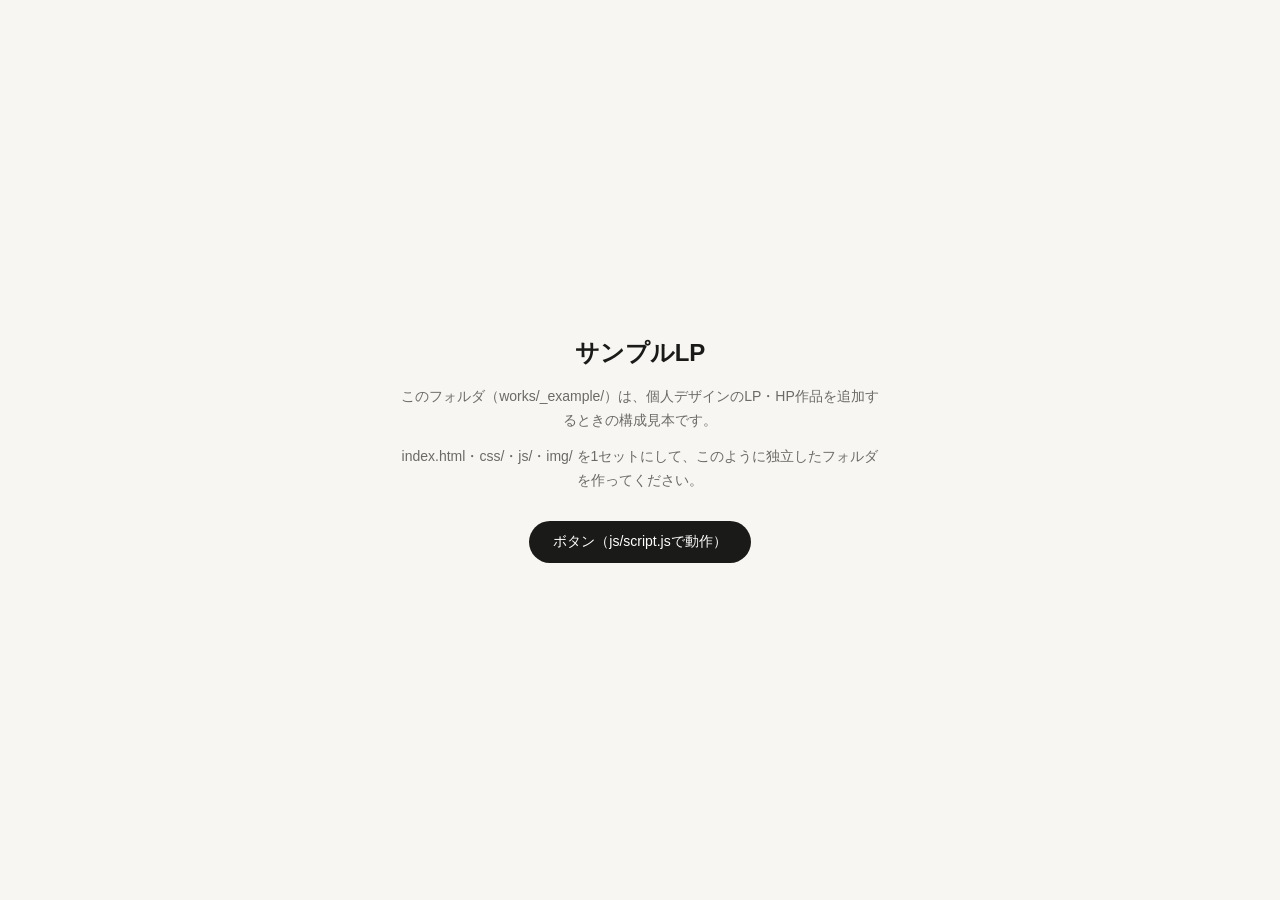
<file: portfolio/works/_example/index.html>
<!DOCTYPE html>
<html lang="ja">
<head>
<meta charset="UTF-8">
<meta name="viewport" content="width=device-width, initial-scale=1.0">
<title>サンプルLP</title>
<link rel="stylesheet" href="css/style.css">
  <!-- Microsoft Clarity -->
  <script type="text/javascript">
    (function(c,l,a,r,i,t,y){
      c[a]=c[a]||function(){(c[a].q=c[a].q||[]).push(arguments)};
      t=l.createElement(r);t.async=1;t.src="https://www.clarity.ms/tag/"+i;
      y=l.getElementsByTagName(r)[0];y.parentNode.insertBefore(t,y);
    })(window, document, "clarity", "script", "yzxbvsrv0i");
  </script>
</head>
<body>
    <main>
        <h1>サンプルLP</h1>
        <p>このフォルダ（works/_example/）は、個人デザインのLP・HP作品を追加するときの構成見本です。</p>
        <p>index.html・css/・js/・img/ を1セットにして、このように独立したフォルダを作ってください。</p>
        <button id="sample-btn">ボタン（js/script.jsで動作）</button>
    </main>
    <script src="js/script.js"></script>
</body>
</html>
</file>
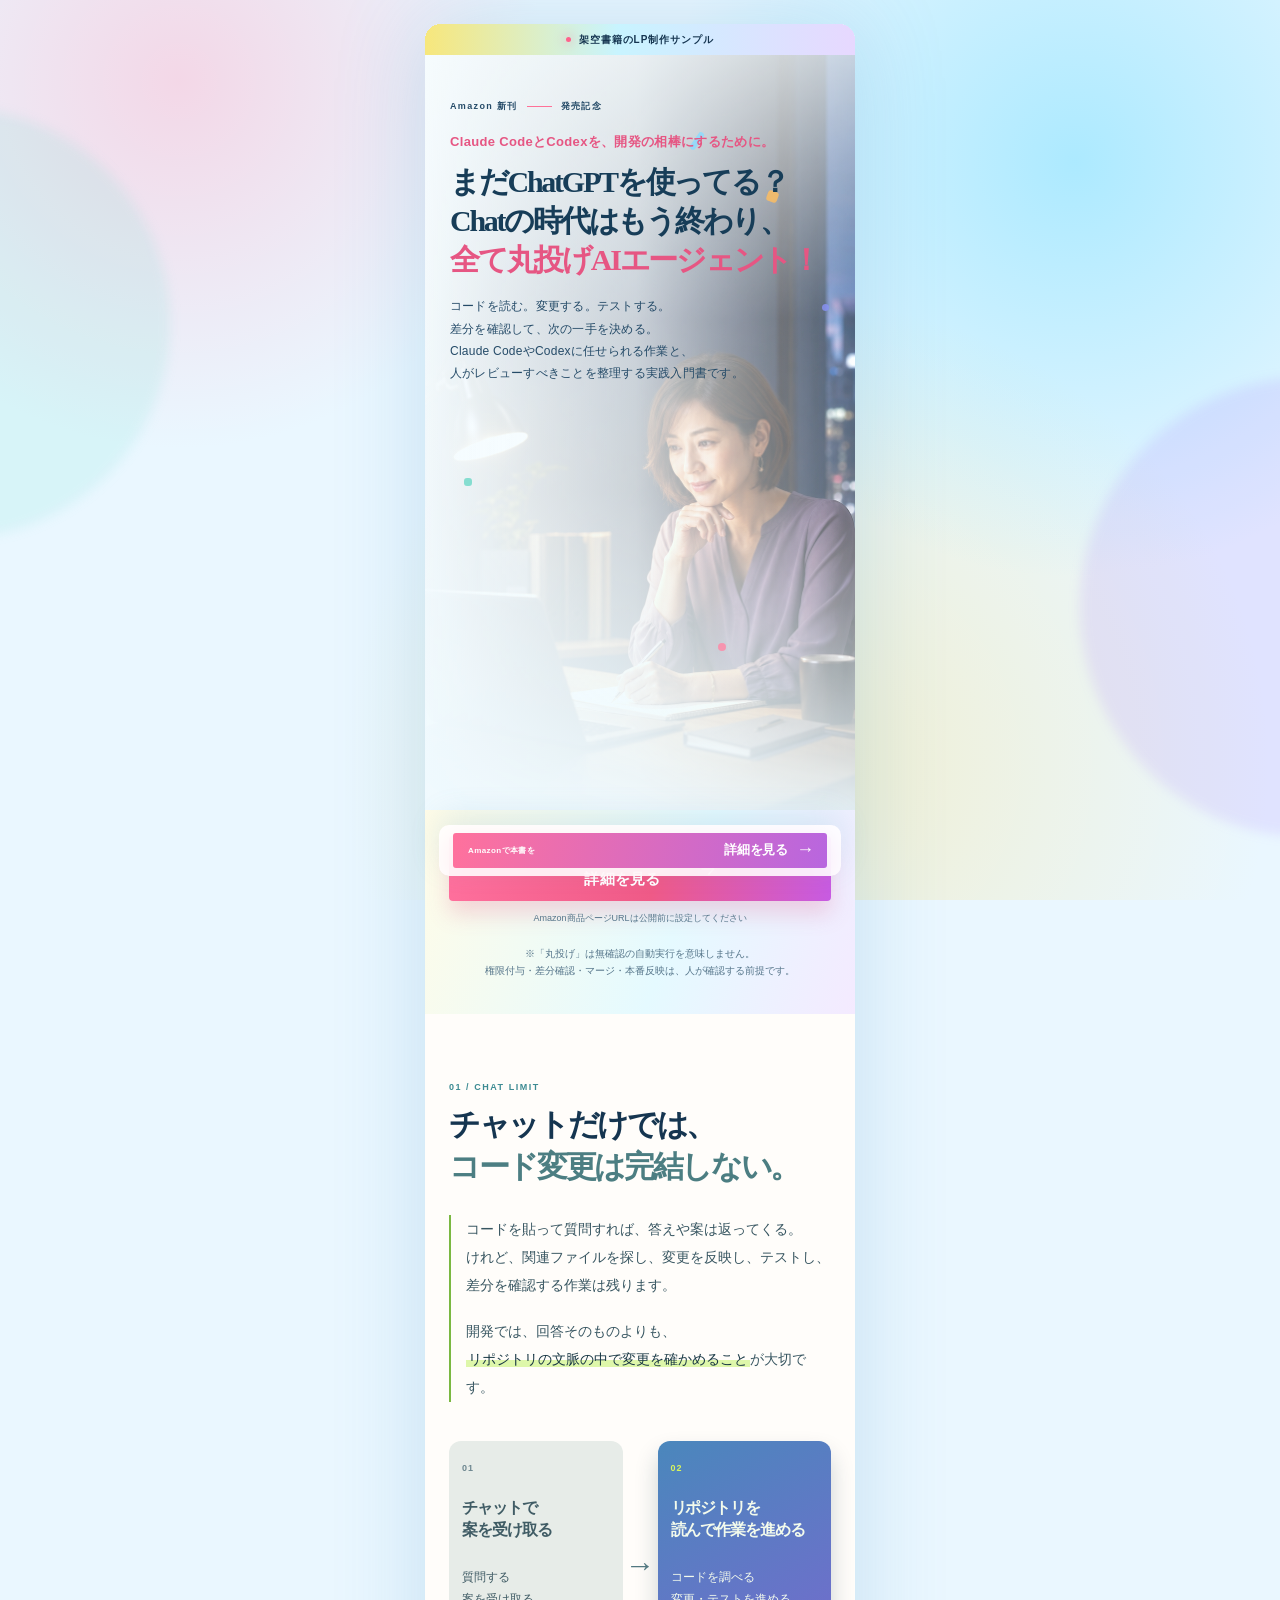
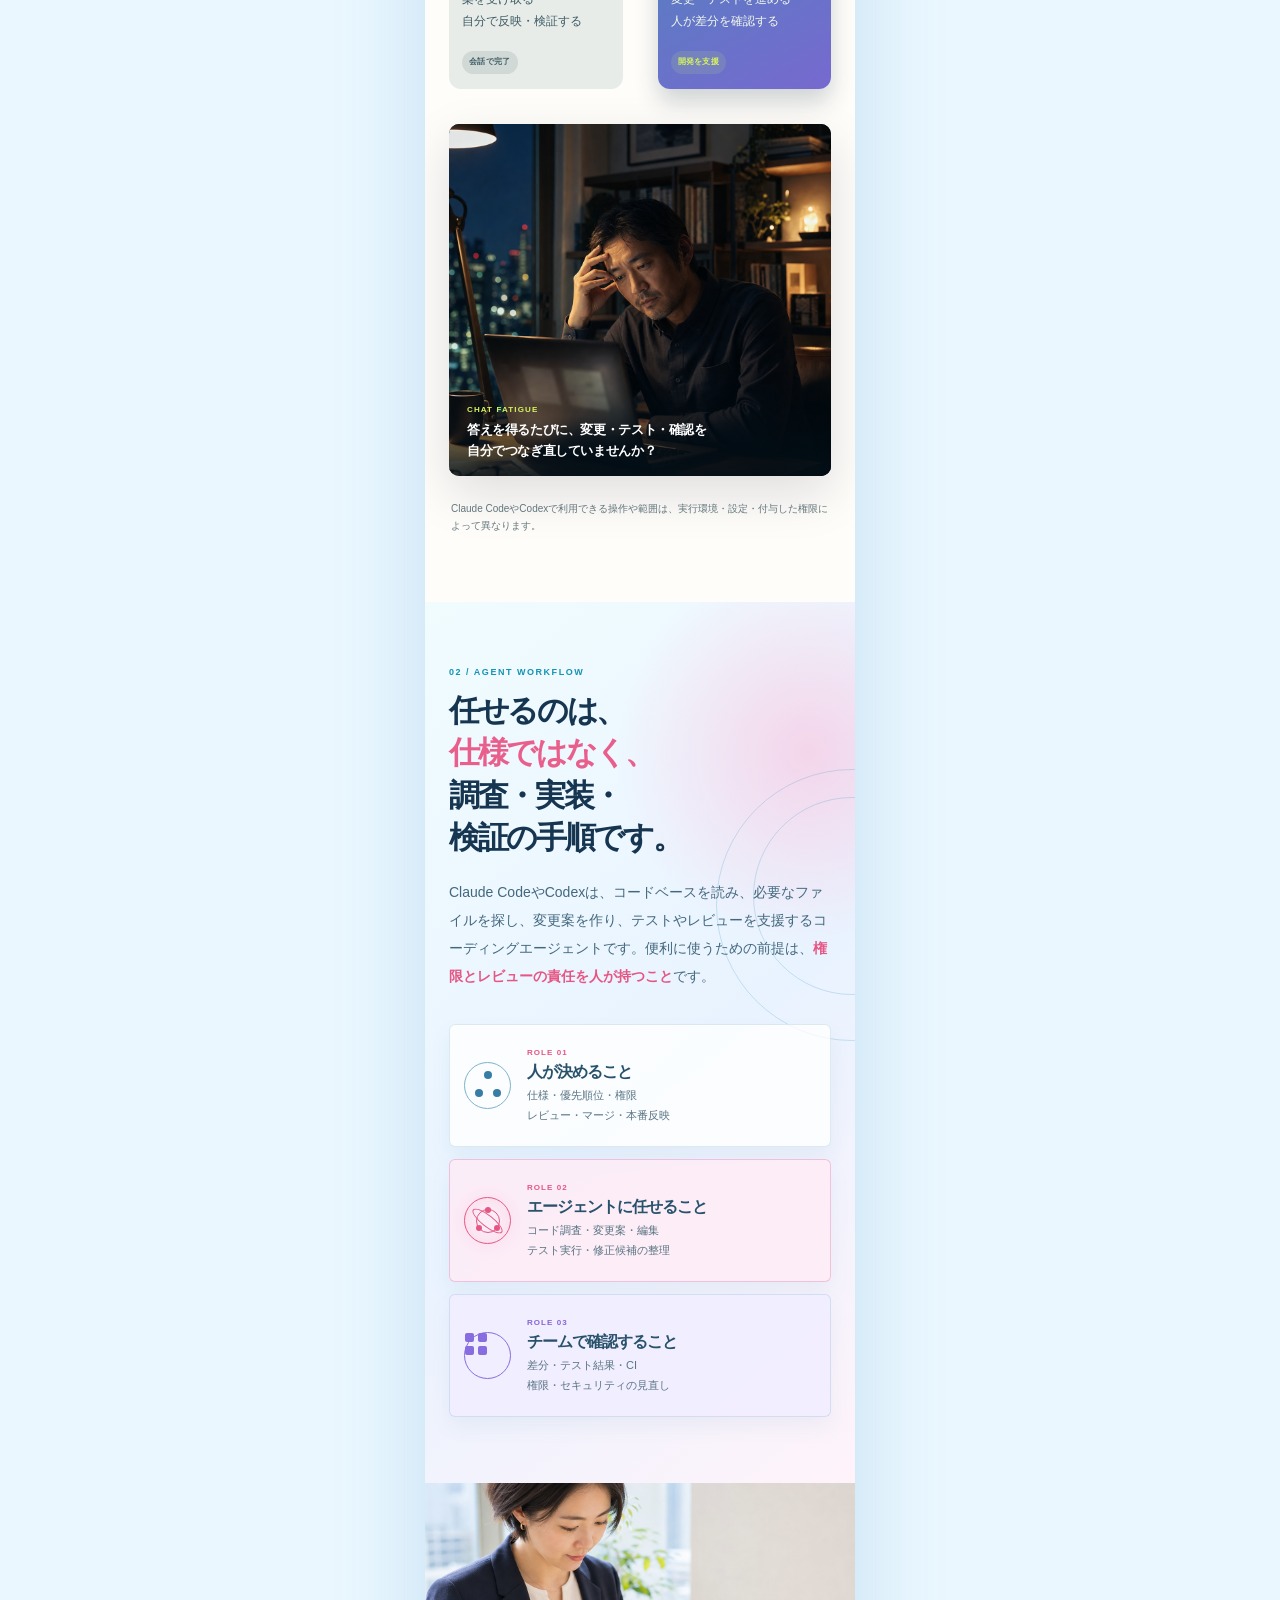
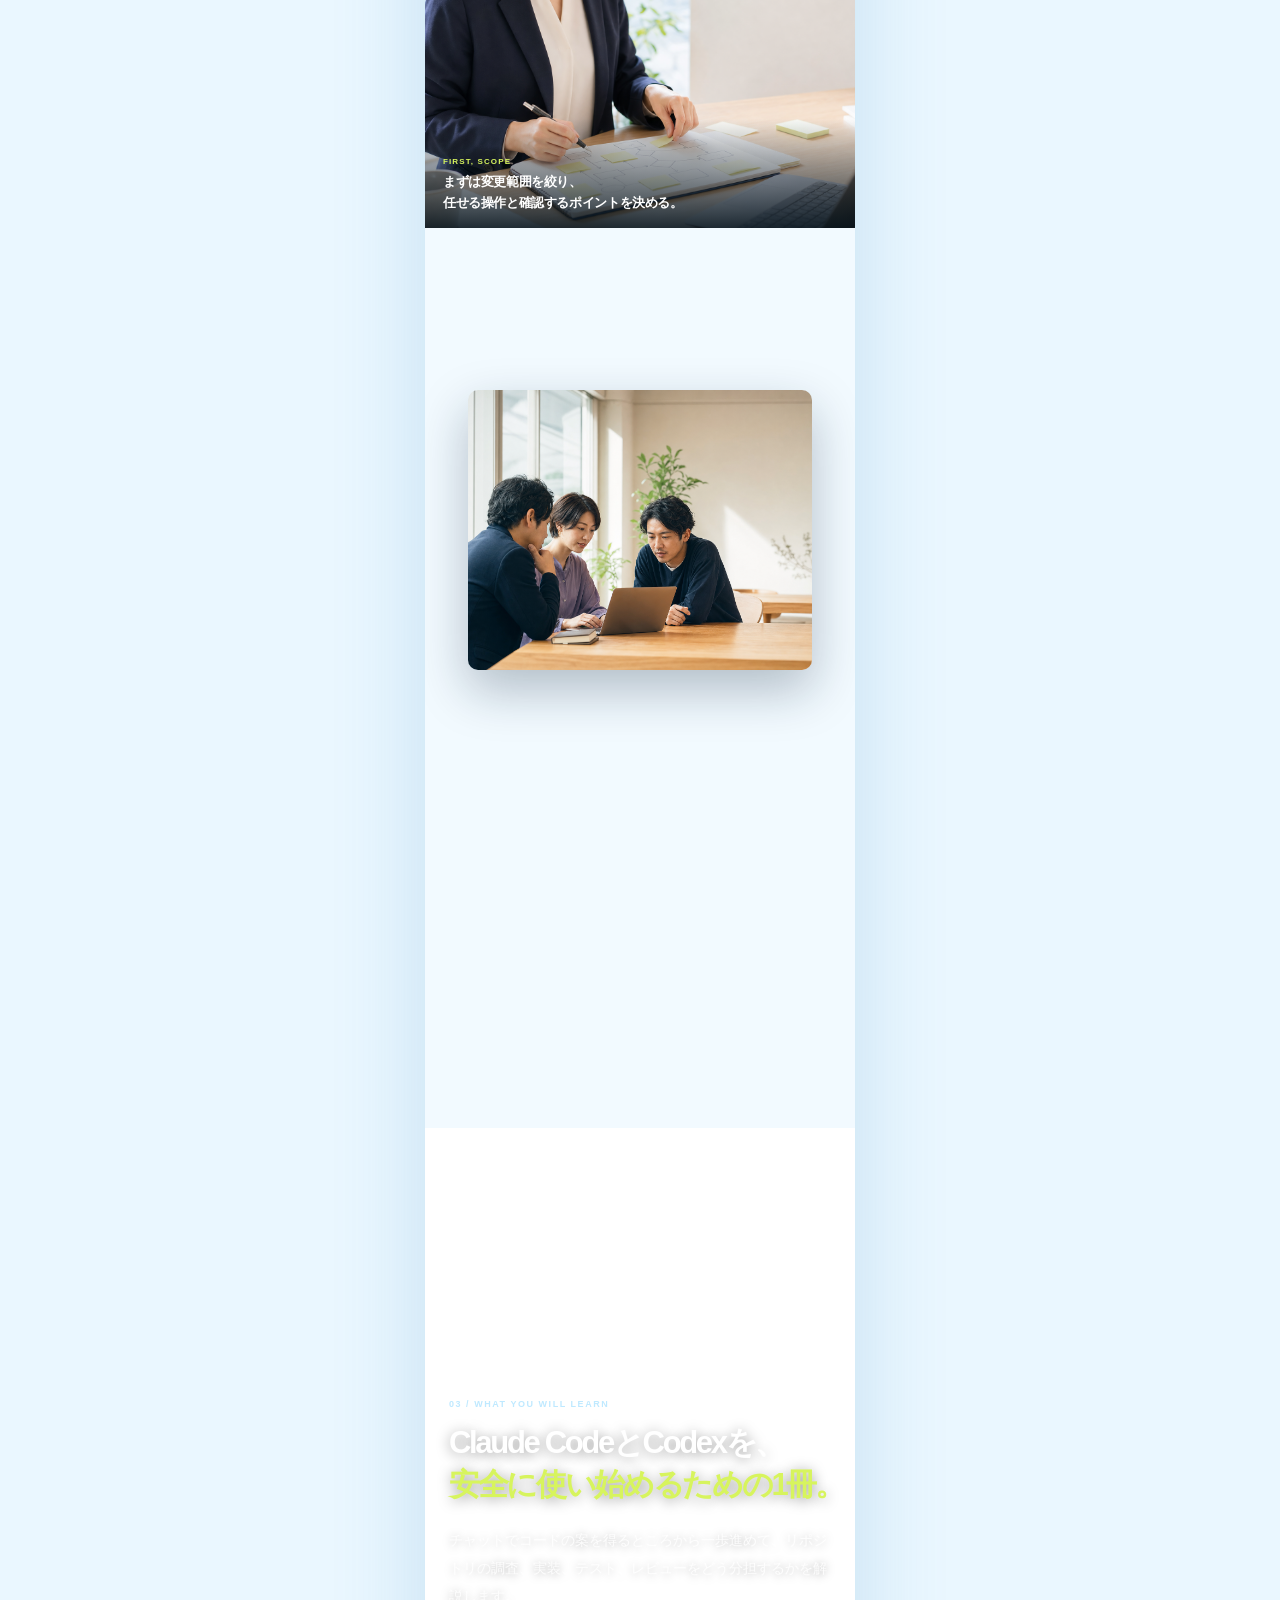
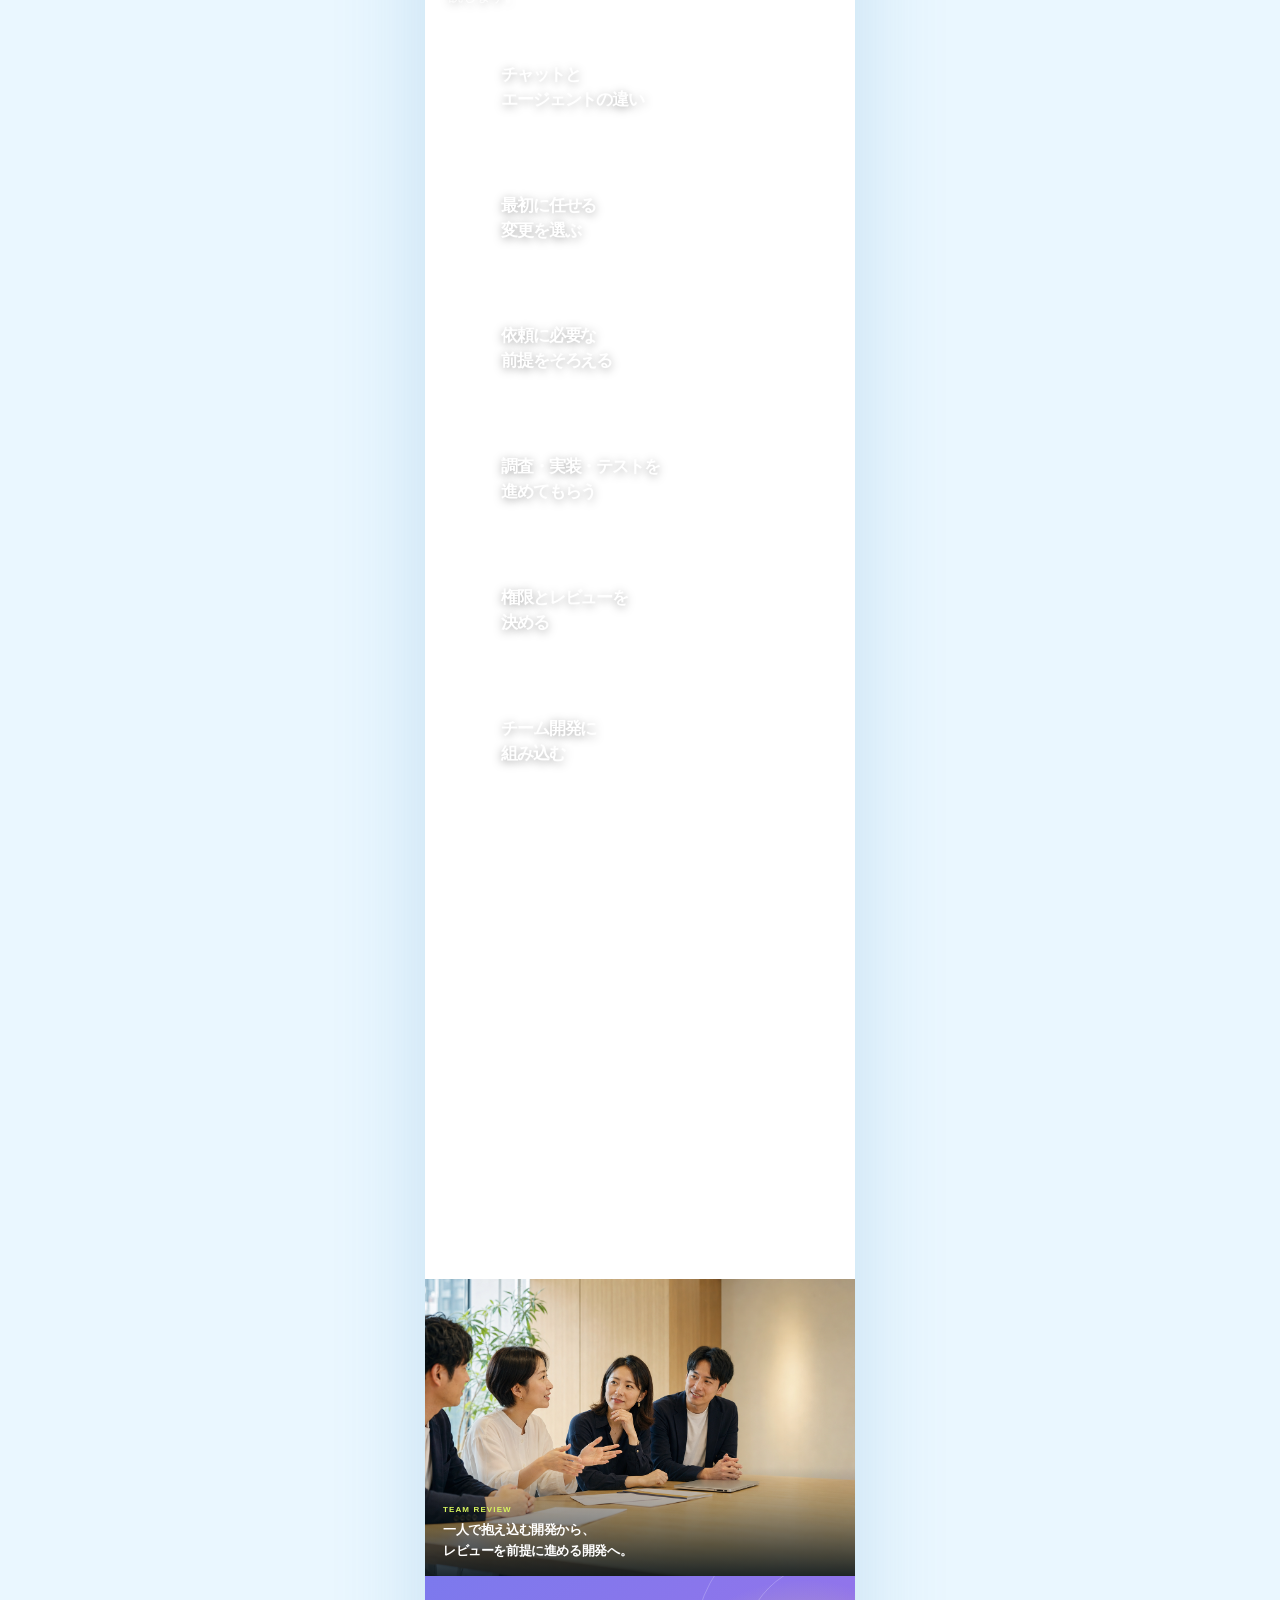
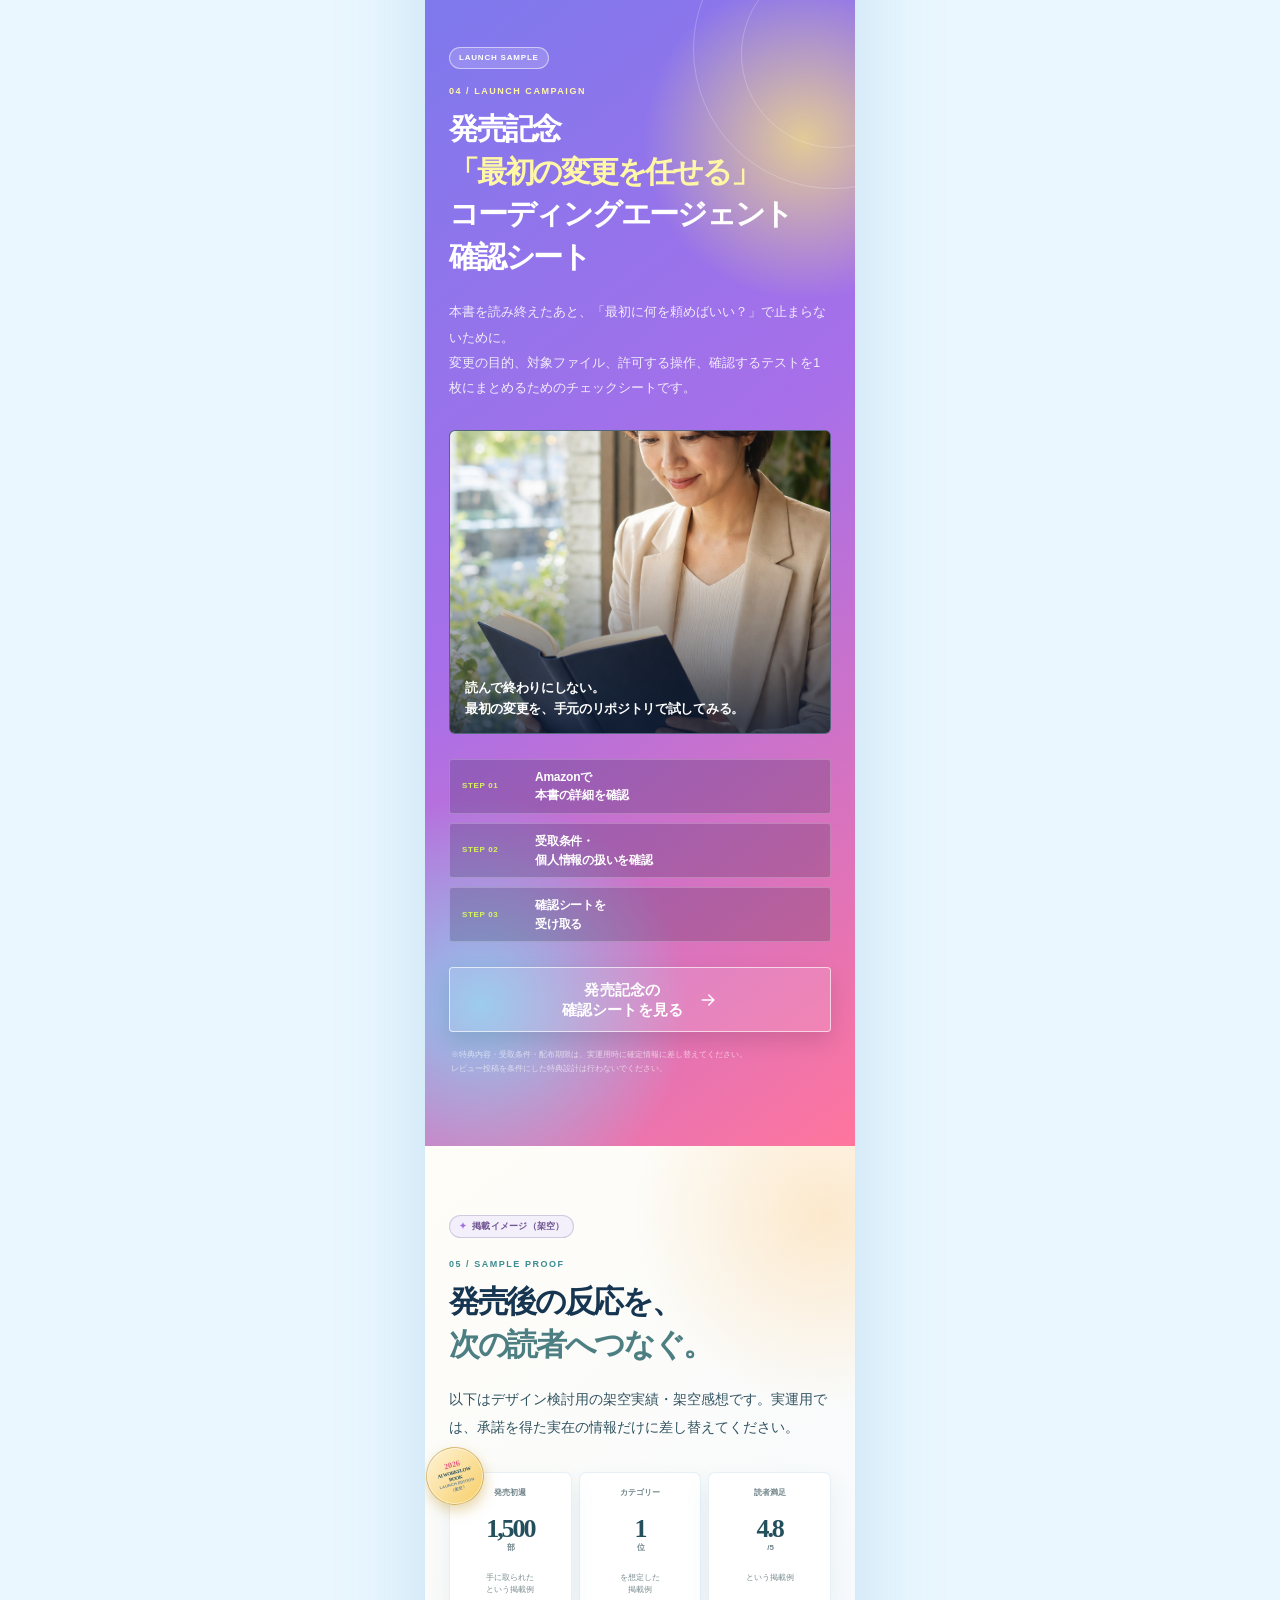
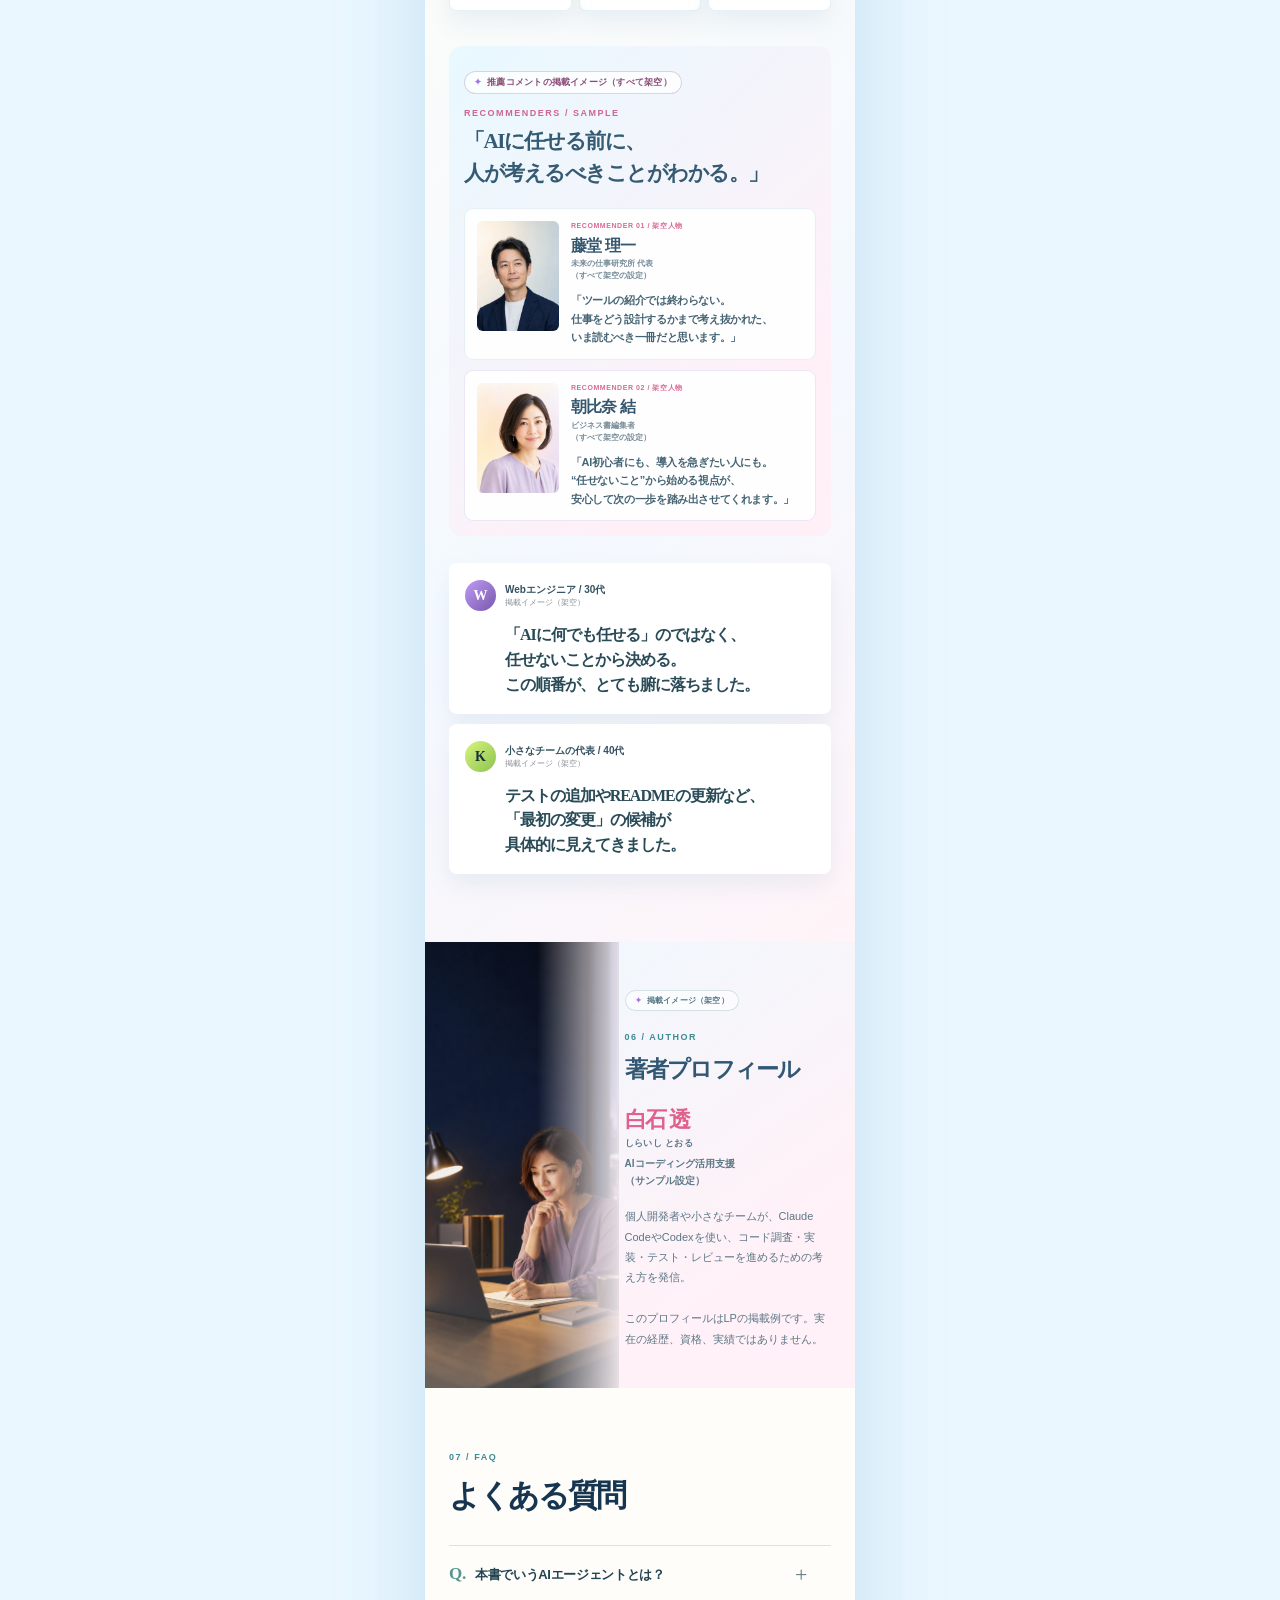
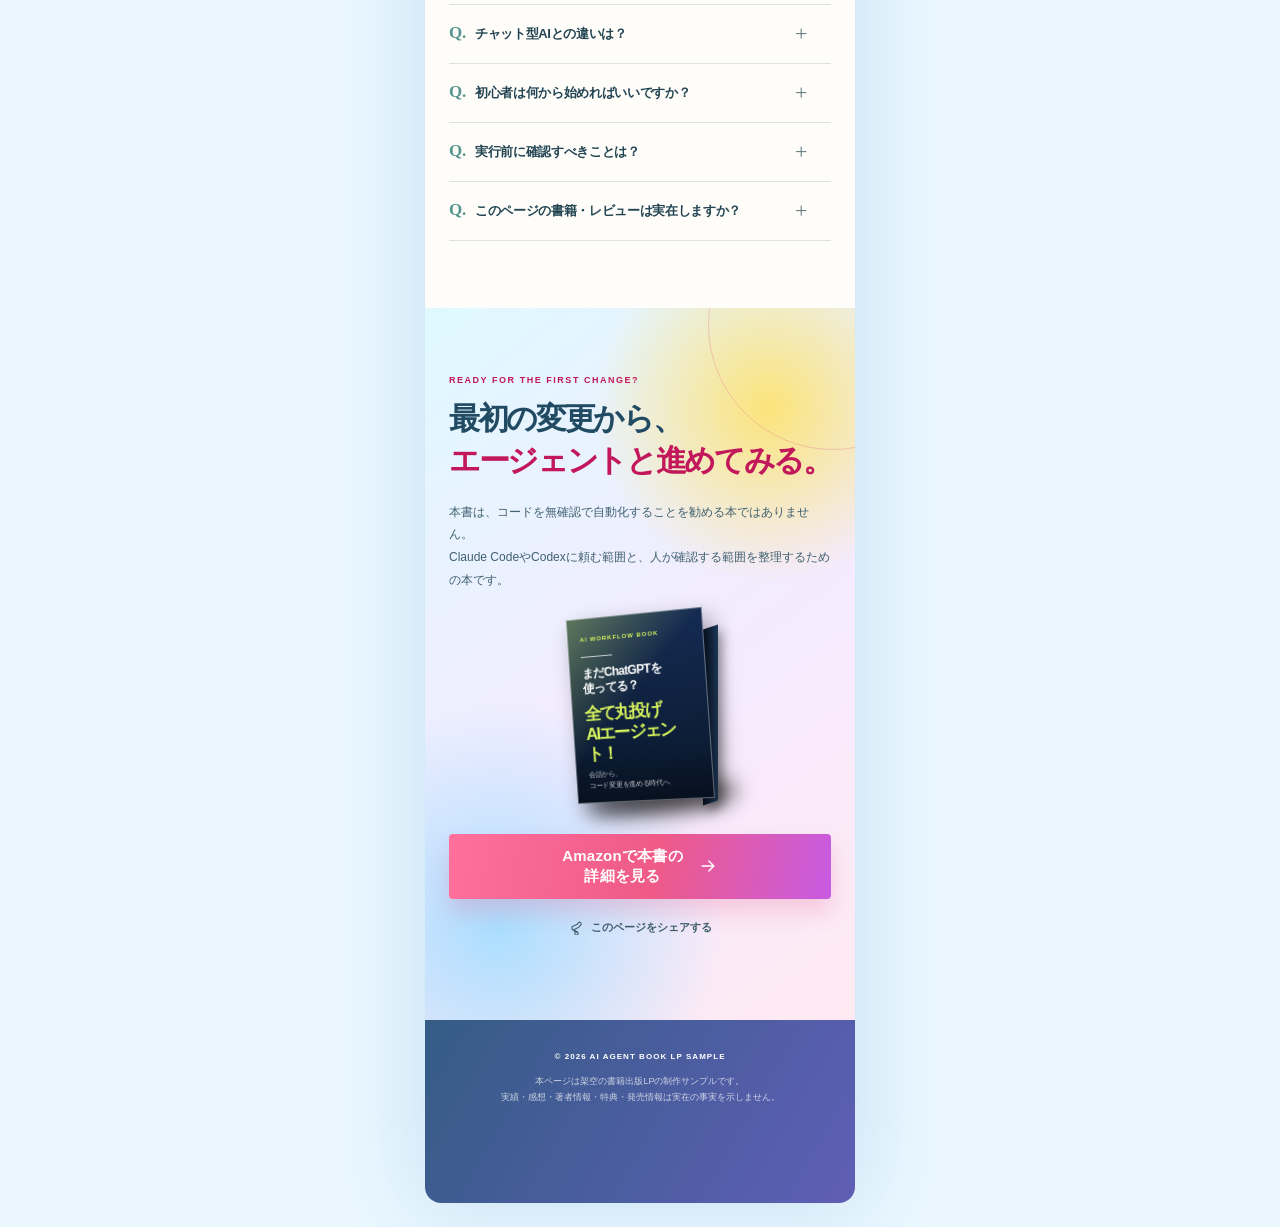
<file: portfolio/works/katouy/ai-agent-book-amazon-lp-20260729/index.html>
<!doctype html>
<html lang="ja">
  <head>
    <meta charset="UTF-8" />
    <meta name="viewport" content="width=device-width, initial-scale=1" />
    <meta name="robots" content="noindex, nofollow" />
    <meta name="theme-color" content="#68cfff" />
    <meta
      name="description"
      content="Claude CodeやCodexなどのコーディングエージェントで、コード調査・実装・テスト・レビューを進める考え方を紹介する架空書籍LPの制作サンプルです。※掲載の実績・レビューは架空のデモ表現です。"
    />
    <title>全て丸投げAIエージェント！｜ChatGPTとの違い・使い方を学ぶ本【出版サンプル】</title>
    <link rel="stylesheet" href="css/site.css" />
  <!-- Microsoft Clarity -->
  <script type="text/javascript">
    (function(c,l,a,r,i,t,y){
      c[a]=c[a]||function(){(c[a].q=c[a].q||[]).push(arguments)};
      t=l.createElement(r);t.async=1;t.src="https://www.clarity.ms/tag/"+i;
      y=l.getElementsByTagName(r)[0];y.parentNode.insertBefore(t,y);
    })(window, document, "clarity", "script", "yzxbvsrv0i");
  </script>
  </head>
  <body>
    <a class="skip-link" href="#main-content">本文へ移動</a>

    <div class="launch-intro" data-launch-intro aria-hidden="true">
      <div class="launch-intro__orb launch-intro__orb--one"></div>
      <div class="launch-intro__orb launch-intro__orb--two"></div>
      <p class="launch-intro__eyebrow">AI WORKFLOW / 01</p>
      <p class="launch-intro__small">質問するだけの毎日から</p>
      <p class="launch-intro__title"><span>CHAT</span><i>→</i><strong>AGENT</strong></p>
      <p class="launch-intro__footer">全て丸投げAIエージェント！</p>
    </div>

    <div class="page-backdrop" aria-hidden="true">
      <span class="glow glow-one"></span>
      <span class="glow glow-two"></span>
    </div>

    <div class="site-shell">
      <header class="sample-ribbon">
        <span class="ribbon-dot" aria-hidden="true"></span>
        <span>架空書籍のLP制作サンプル</span>
      </header>

      <main id="main-content">
        <section class="hero section-dark" aria-labelledby="hero-title">
          <div class="hero-photo" aria-hidden="true">
            <img src="assets/hero-japanese-ai-author.png" alt="" />
          </div>
          <div class="hero-shade" aria-hidden="true"></div>
          <div class="hero-confetti" aria-hidden="true"><span></span><span></span><span></span><span></span><span></span></div>

          <div class="hero-content">
            <p class="eyebrow"><span>Amazon 新刊</span><span class="eyebrow-line"></span><span>発売記念</span></p>
            <p class="hero-kicker">Claude CodeとCodexを、開発の相棒にするために。</p>
            <h1 id="hero-title">
              <span class="hero-title-line">まだChatGPTを使ってる？</span><br />
              <span class="hero-title-line">Chatの時代はもう終わり、</span><br />
              <em class="hero-title-line">全て丸投げAIエージェント！</em>
            </h1>
            <p class="hero-lead">
              コードを読む。変更する。テストする。<br />
              差分を確認して、次の一手を決める。<br />
              Claude CodeやCodexに任せられる作業と、<br />
              人がレビューすべきことを整理する実践入門書です。
            </p>

            <div class="book-scene" data-book-reveal aria-label="架空書籍の書影イメージ">
              <div class="book-shadow" aria-hidden="true"></div>
              <div class="book-cover">
                <span class="book-cover__tag">AI WORKFLOW BOOK</span>
                <span class="book-cover__line" aria-hidden="true"></span>
                <span class="book-cover__small">まだChatGPTを<br />使ってる？</span>
                <span class="book-cover__title">全て丸投げ<br />AIエージェント！</span>
                <span class="book-cover__footer">会話から、<br />コード変更を進める時代へ</span>
              </div>
              <span class="book-spine" aria-hidden="true"></span>
            </div>
          </div>

        </section>

        <section class="section section-cta-intro" aria-label="購入導線">
          <button class="button button-primary" type="button" data-modal-open="amazon">
            <span>Amazonで本書の<br />詳細を見る</span>
            <svg aria-hidden="true" viewBox="0 0 24 24"><path d="M5 12h13M13 6l6 6-6 6" /></svg>
          </button>
          <p class="cta-caption">Amazon商品ページURLは公開前に設定してください</p>
          <p class="hero-caution">※「丸投げ」は無確認の自動実行を意味しません。<br />権限付与・差分確認・マージ・本番反映は、人が確認する前提です。</p>
        </section>

        <section class="section section-light problem" aria-labelledby="problem-title">
          <p class="section-label">01 / CHAT LIMIT</p>
          <h2 id="problem-title">チャットだけでは、<br /><strong>コード変更は完結しない。</strong></h2>
          <div class="prose">
            <p>コードを貼って質問すれば、答えや案は返ってくる。<br />けれど、関連ファイルを探し、変更を反映し、テストし、差分を確認する作業は残ります。</p>
            <p>開発では、回答そのものよりも、<br /><mark>リポジトリの文脈の中で変更を確かめること</mark>が大切です。</p>
          </div>

          <div class="comparison-card" aria-label="対話型AIとコーディングエージェントの比較">
            <article class="comparison comparison-chat">
              <p class="comparison-num">01</p>
              <h3>チャットで<br />案を受け取る</h3>
              <p>質問する<br />案を受け取る<br />自分で反映・検証する</p>
              <span class="comparison-chip">会話で完了</span>
            </article>
            <div class="comparison-arrow" aria-hidden="true">→</div>
            <article class="comparison comparison-agent">
              <p class="comparison-num">02</p>
              <h3>リポジトリを<br />読んで作業を進める</h3>
              <p>コードを調べる<br />変更・テストを進める<br />人が差分を確認する</p>
              <span class="comparison-chip">開発を支援</span>
            </article>
          </div>

          <figure class="editorial-photo editorial-photo--problem">
            <img src="assets/chat-fatigue-night-japanese.png" alt="夜のデスクでノートPCを前に考え込む日本人男性" loading="lazy" decoding="async" />
            <figcaption><span>CHAT FATIGUE</span>答えを得るたびに、変更・テスト・確認を<br />自分でつなぎ直していませんか？</figcaption>
          </figure>

          <p class="section-footnote">Claude CodeやCodexで利用できる操作や範囲は、実行環境・設定・付与した権限によって異なります。</p>
        </section>

        <section class="section section-dark solution" aria-labelledby="solution-title">
          <p class="section-label section-label--bright">02 / AGENT WORKFLOW</p>
          <h2 id="solution-title">任せるのは、<br /><strong>仕様ではなく、</strong><br />調査・実装・検証の手順です。</h2>
          <p class="section-intro">Claude CodeやCodexは、コードベースを読み、必要なファイルを探し、変更案を作り、テストやレビューを支援するコーディングエージェントです。便利に使うための前提は、<strong>権限とレビューの責任を人が持つこと</strong>です。</p>

          <div class="role-stack">
            <article class="role-card role-card--human">
              <div class="role-icon" aria-hidden="true"><span></span><span></span><span></span></div>
              <div>
                <p class="role-number">ROLE 01</p>
                <h3>人が決めること</h3>
                <p>仕様・優先順位・権限<br />レビュー・マージ・本番反映</p>
              </div>
            </article>
            <article class="role-card role-card--ai">
              <div class="role-icon role-icon--orbit" aria-hidden="true"><span></span><span></span><span></span></div>
              <div>
                <p class="role-number">ROLE 02</p>
                <h3>エージェントに任せること</h3>
                <p>コード調査・変更案・編集<br />テスト実行・修正候補の整理</p>
              </div>
            </article>
            <article class="role-card role-card--team">
              <div class="role-icon role-icon--grid" aria-hidden="true"><span></span><span></span><span></span><span></span></div>
              <div>
                <p class="role-number">ROLE 03</p>
                <h3>チームで確認すること</h3>
                <p>差分・テスト結果・CI<br />権限・セキュリティの見直し</p>
              </div>
            </article>
          </div>
        </section>

        <figure class="editorial-photo editorial-photo--workflow">
          <img src="assets/workflow-design-japanese.png" alt="ノートに仕事の流れを描く日本人女性" loading="lazy" decoding="async" />
          <figcaption><span>FIRST, SCOPE</span>まずは変更範囲を絞り、<br />任せる操作と確認するポイントを決める。</figcaption>
        </figure>

        <section class="scroll-expand-runway" data-seh-runway aria-label="チームでの活用イメージ">
          <div class="scroll-expand-hero" data-seh-hero>
            <div class="scroll-expand-card">
              <img class="scroll-expand-media" src="assets/japanese-team-ai-workflow.png" alt="ノートPCを囲んで仕事の流れを相談する日本人のチーム" loading="lazy" decoding="async" />
            </div>
            <div class="scroll-expand-overlay" aria-hidden="true"></div>
          </div>

          <div class="scroll-expand-narrative">
            <div class="scroll-expand-line">
              <p class="section-label">03 / WHAT YOU WILL LEARN</p>
              <h2>Claude CodeとCodexを、<br /><strong>安全に使い始めるための1冊。</strong></h2>
            </div>
            <p class="section-intro section-intro--dark scroll-expand-line">チャットでコードの案を得るところから一歩進めて、リポジトリの調査、実装、テスト、レビューをどう分担するかを解説します。</p>

            <ol class="chapter-list">
              <li>
                <span class="chapter-index">01</span>
                <div><h3>チャットと<br />エージェントの違い</h3><p>回答を受け取る使い方と、リポジトリの中で作業を進める使い方の違い。</p></div>
              </li>
              <li>
                <span class="chapter-index">02</span>
                <div><h3>最初に任せる<br />変更を選ぶ</h3><p>影響範囲が小さく、差分とテスト結果を確認しやすい作業の選び方。</p></div>
              </li>
              <li>
                <span class="chapter-index">03</span>
                <div><h3>依頼に必要な<br />前提をそろえる</h3><p>目的、対象ファイル、制約、確認方法を、実装前に明確にする。</p></div>
              </li>
              <li>
                <span class="chapter-index">04</span>
                <div><h3>調査・実装・テストを<br />進めてもらう</h3><p>コードベースの調査、変更案、テスト実行を小さな単位で依頼する。</p></div>
              </li>
              <li>
                <span class="chapter-index">05</span>
                <div><h3>権限とレビューを<br />決める</h3><p>ファイル編集、コマンド実行、Git操作、マージを誰が確認するか。</p></div>
              </li>
              <li>
                <span class="chapter-index">06</span>
                <div><h3>チーム開発に<br />組み込む</h3><p>差分、テスト、CI、セキュリティを確認しながら使い続けるための考え方。</p></div>
              </li>
            </ol>

            <span class="scroll-expand-pin" data-seh-pin aria-hidden="true"></span>
          </div>
        </section>

        <figure class="editorial-photo editorial-photo--workshop">
          <img src="assets/ai-workshop-japanese-team.png" alt="会議テーブルで仕事の進め方を話し合う日本人チーム" loading="lazy" decoding="async" />
          <figcaption><span>TEAM REVIEW</span>一人で抱え込む開発から、<br />レビューを前提に進める開発へ。</figcaption>
        </figure>

        <section class="section campaign" aria-labelledby="campaign-title">
          <div class="campaign-orbit orbit-one" aria-hidden="true"></div>
          <div class="campaign-orbit orbit-two" aria-hidden="true"></div>
          <p class="campaign-badge">LAUNCH SAMPLE</p>
          <p class="section-label section-label--bright">04 / LAUNCH CAMPAIGN</p>
          <h2 id="campaign-title">発売記念<br /><strong>「最初の変更を任せる」</strong><br />コーディングエージェント<br />確認シート</h2>
          <p class="campaign-copy">本書を読み終えたあと、「最初に何を頼めばいい？」で止まらないために。<br />変更の目的、対象ファイル、許可する操作、確認するテストを1枚にまとめるためのチェックシートです。</p>

          <figure class="campaign-photo">
            <img src="assets/book-launch-reader-japanese.png" alt="ノートをそばに本を読む日本人女性" loading="lazy" decoding="async" />
            <figcaption>読んで終わりにしない。<br />最初の変更を、手元のリポジトリで試してみる。</figcaption>
          </figure>

          <ol class="steps">
            <li><span>STEP 01</span><strong>Amazonで<br />本書の詳細を確認</strong></li>
            <li><span>STEP 02</span><strong>受取条件・<br />個人情報の扱いを確認</strong></li>
            <li><span>STEP 03</span><strong>確認シートを<br />受け取る</strong></li>
          </ol>
          <button class="button button-secondary" type="button" data-modal-open="campaign">
            <span>発売記念の<br />確認シートを見る</span>
            <svg aria-hidden="true" viewBox="0 0 24 24"><path d="M5 12h13M13 6l6 6-6 6" /></svg>
          </button>
          <p class="campaign-note">※特典内容・受取条件・配布期限は、実運用時に確定情報に差し替えてください。<br />レビュー投稿を条件にした特典設計は行わないでください。</p>
        </section>

        <section class="section section-light proof" aria-labelledby="proof-title">
          <div class="fictional-label"><span aria-hidden="true">✦</span> 掲載イメージ（架空）</div>
          <p class="section-label">05 / SAMPLE PROOF</p>
          <h2 id="proof-title">発売後の反応を、<br /><strong>次の読者へつなぐ。</strong></h2>
          <p class="section-intro section-intro--dark">以下はデザイン検討用の架空実績・架空感想です。実運用では、承諾を得た実在の情報だけに差し替えてください。</p>

          <div class="sample-stats">
            <article class="sample-stats__featured">
              <span>発売初週</span><strong>1,500<span>部</span></strong><p>手に取られた<br />という掲載例</p>
              <div class="stat-badge" aria-label="架空の企画バッジ"><span>2026</span><strong>AI WORKFLOW<br />BOOK</strong><small>LAUNCH EDITION<br />（架空）</small></div>
            </article>
            <article><span>カテゴリー</span><strong>1<span>位</span></strong><p>を想定した<br />掲載例</p></article>
            <article><span>読者満足</span><strong>4.8<span>/5</span></strong><p>という掲載例</p></article>
          </div>

          <section class="recommendation-showcase" aria-labelledby="recommendation-title">
            <div class="fictional-label fictional-label--recommend"><span aria-hidden="true">✦</span> 推薦コメントの掲載イメージ（すべて架空）</div>
            <p class="section-label">RECOMMENDERS / SAMPLE</p>
            <h3 id="recommendation-title">「AIに任せる前に、<br />人が考えるべきことがわかる。」</h3>
            <div class="recommendation-list">
              <article class="recommendation-card">
                <img src="assets/recommender-fictional-man.png" alt="架空の推薦者プロフィール写真" loading="lazy" decoding="async" />
                <div class="recommendation-card__body">
                  <span>RECOMMENDER 01 / 架空人物</span>
                  <h4>藤堂 理一</h4>
                  <p>未来の仕事研究所 代表<br />（すべて架空の設定）</p>
                  <blockquote>「ツールの紹介では終わらない。<br />仕事をどう設計するかまで考え抜かれた、<br />いま読むべき一冊だと思います。」</blockquote>
                </div>
              </article>
              <article class="recommendation-card recommendation-card--lilac">
                <img src="assets/recommender-fictional-woman.png" alt="架空の推薦者プロフィール写真" loading="lazy" decoding="async" />
                <div class="recommendation-card__body">
                  <span>RECOMMENDER 02 / 架空人物</span>
                  <h4>朝比奈 結</h4>
                  <p>ビジネス書編集者<br />（すべて架空の設定）</p>
                  <blockquote>「AI初心者にも、導入を急ぎたい人にも。<br />“任せないこと”から始める視点が、<br />安心して次の一歩を踏み出させてくれます。」</blockquote>
                </div>
              </article>
            </div>
          </section>

          <div class="review-list">
            <article class="review-card">
              <div class="review-head"><span class="review-avatar review-avatar--violet">W</span><div><strong>Webエンジニア / 30代</strong><small>掲載イメージ（架空）</small></div></div>
              <blockquote>「AIに何でも任せる」のではなく、<br />任せないことから決める。<br />この順番が、とても腑に落ちました。</blockquote>
            </article>
            <article class="review-card">
              <div class="review-head"><span class="review-avatar review-avatar--lime">K</span><div><strong>小さなチームの代表 / 40代</strong><small>掲載イメージ（架空）</small></div></div>
              <blockquote>テストの追加やREADMEの更新など、<br />「最初の変更」の候補が<br />具体的に見えてきました。</blockquote>
            </article>
          </div>
        </section>

        <section class="section section-profile" aria-labelledby="profile-title">
          <div class="profile-photo"><img src="assets/hero-japanese-ai-author.png" alt="架空著者のプロフィール用イメージ" loading="lazy" decoding="async" /></div>
          <div class="profile-content">
            <div class="fictional-label fictional-label--dark"><span aria-hidden="true">✦</span> 掲載イメージ（架空）</div>
            <p class="section-label">06 / AUTHOR</p>
            <h2 id="profile-title">著者プロフィール</h2>
            <p class="profile-name">白石 透 <span>しらいし とおる</span></p>
            <p class="profile-role">AIコーディング活用支援<br />（サンプル設定）</p>
            <p class="profile-copy">個人開発者や小さなチームが、Claude CodeやCodexを使い、コード調査・実装・テスト・レビューを進めるための考え方を発信。<br /><br />このプロフィールはLPの掲載例です。実在の経歴、資格、実績ではありません。</p>
          </div>
        </section>

        <section class="section section-light faq" aria-labelledby="faq-title">
          <p class="section-label">07 / FAQ</p>
          <h2 id="faq-title">よくある質問</h2>
          <div class="faq-list">
            <details>
              <summary><span>Q.</span> 本書でいうAIエージェントとは？</summary>
              <p>Claude CodeやCodexのように、開発環境でコードベースを読み、ファイルの変更やコマンド実行などを支援するコーディングエージェントを指します。実際にできる操作は、ツール・環境・設定した権限によって異なります。</p>
            </details>
            <details>
              <summary><span>Q.</span> チャット型AIとの違いは？</summary>
              <p>チャット型AIは、質問に答えたり、コード例を示したりする用途に向いています。コーディングエージェントは、許可された範囲でリポジトリを調べ、変更やテストを進められます。ただし、変更内容のレビューやマージの判断まで自動で正しいわけではありません。</p>
            </details>
            <details>
              <summary><span>Q.</span> 初心者は何から始めればいいですか？</summary>
              <p>影響範囲が小さい修正から始めます。たとえば、テストの追加、文言の修正、READMEの更新などです。依頼のあとに差分とテスト結果を確認できる作業を選んでください。</p>
            </details>
            <details>
              <summary><span>Q.</span> 実行前に確認すべきことは？</summary>
              <p>アクセスを許可するディレクトリ、実行を認めるコマンド、機密情報の扱い、変更後に確認するテスト、レビュー担当者を先に決めます。承認、マージ、本番反映は人が確認する前提で進めてください。</p>
            </details>
            <details>
              <summary><span>Q.</span> このページの書籍・レビューは実在しますか？</summary>
              <p>いいえ。このページは架空書籍のLP制作サンプルです。書影、著者、発売記念企画、実績、感想はデモ用の架空表現で、Amazon・OpenAIによる提供、推奨、承認を示すものではありません。</p>
            </details>
          </div>
        </section>

        <section class="section final-cta" aria-labelledby="final-title">
          <p class="section-label section-label--bright">READY FOR THE FIRST CHANGE?</p>
          <h2 id="final-title">最初の変更から、<br /><strong>エージェントと進めてみる。</strong></h2>
          <p>本書は、コードを無確認で自動化することを勧める本ではありません。<br />Claude CodeやCodexに頼む範囲と、人が確認する範囲を整理するための本です。</p>

          <div class="book-scene book-scene--static" aria-label="架空書籍の書影イメージ">
            <div class="book-shadow" aria-hidden="true"></div>
            <div class="book-cover">
              <span class="book-cover__tag">AI WORKFLOW BOOK</span>
              <span class="book-cover__line" aria-hidden="true"></span>
              <span class="book-cover__small">まだChatGPTを<br />使ってる？</span>
              <span class="book-cover__title">全て丸投げ<br />AIエージェント！</span>
              <span class="book-cover__footer">会話から、<br />コード変更を進める時代へ</span>
            </div>
            <span class="book-spine" aria-hidden="true"></span>
          </div>

          <button class="button button-primary button-primary--light" type="button" data-modal-open="amazon">
            <span>Amazonで本書の<br />詳細を見る</span>
            <svg aria-hidden="true" viewBox="0 0 24 24"><path d="M5 12h13M13 6l6 6-6 6" /></svg>
          </button>
          <button class="share-button" type="button" data-share>
            <svg aria-hidden="true" viewBox="0 0 24 24"><path d="M18 8a3 3 0 1 0-2.82-4A3 3 0 0 0 15 5l-6.08 3.04a3 3 0 1 0 0 7.92L15 19a3 3 0 1 0 .9 1.79l-6.99-3.5a2.96 2.96 0 0 0 0-2.58l6.98-3.49A3 3 0 0 0 18 8Z" /></svg>
            このページをシェアする
          </button>
        </section>
      </main>

      <footer class="footer">
        <p>© 2026 AI AGENT BOOK LP SAMPLE</p>
        <p>本ページは架空の書籍出版LPの制作サンプルです。<br />実績・感想・著者情報・特典・発売情報は実在の事実を示しません。</p>
      </footer>

      <nav class="sticky-cta" aria-label="固定購入導線">
        <button class="sticky-cta__main" type="button" data-modal-open="amazon">
          <span class="sticky-cta__label">Amazonで本書を</span>
          <span class="sticky-cta__action">詳細を見る <b aria-hidden="true">→</b></span>
        </button>
      </nav>
    </div>

    <dialog class="modal" id="link-modal" aria-labelledby="modal-title">
      <div class="modal__content">
        <button class="modal__close" type="button" data-modal-close aria-label="モーダルを閉じる">×</button>
        <p class="modal__eyebrow">PRE-LAUNCH SETUP</p>
        <h2 id="modal-title">Amazon商品ページの<br />URLが未設定です</h2>
        <p id="modal-copy">実販売用に公開する前に、実在のAmazon商品ページURLと、書籍情報・キャンペーン条件を設定してください。</p>
        <div class="modal__notice">このページは架空書籍のLP制作サンプルです。<br />クリック操作は実際の購入・申込みにはつながりません。</div>
        <button class="button button-modal" type="button" data-modal-close>ページに戻る</button>
      </div>
    </dialog>

    <div class="toast" role="status" aria-live="polite" id="toast">リンクをコピーしました</div>
    <script src="js/app.js"></script>
  </body>
</html>
</file>
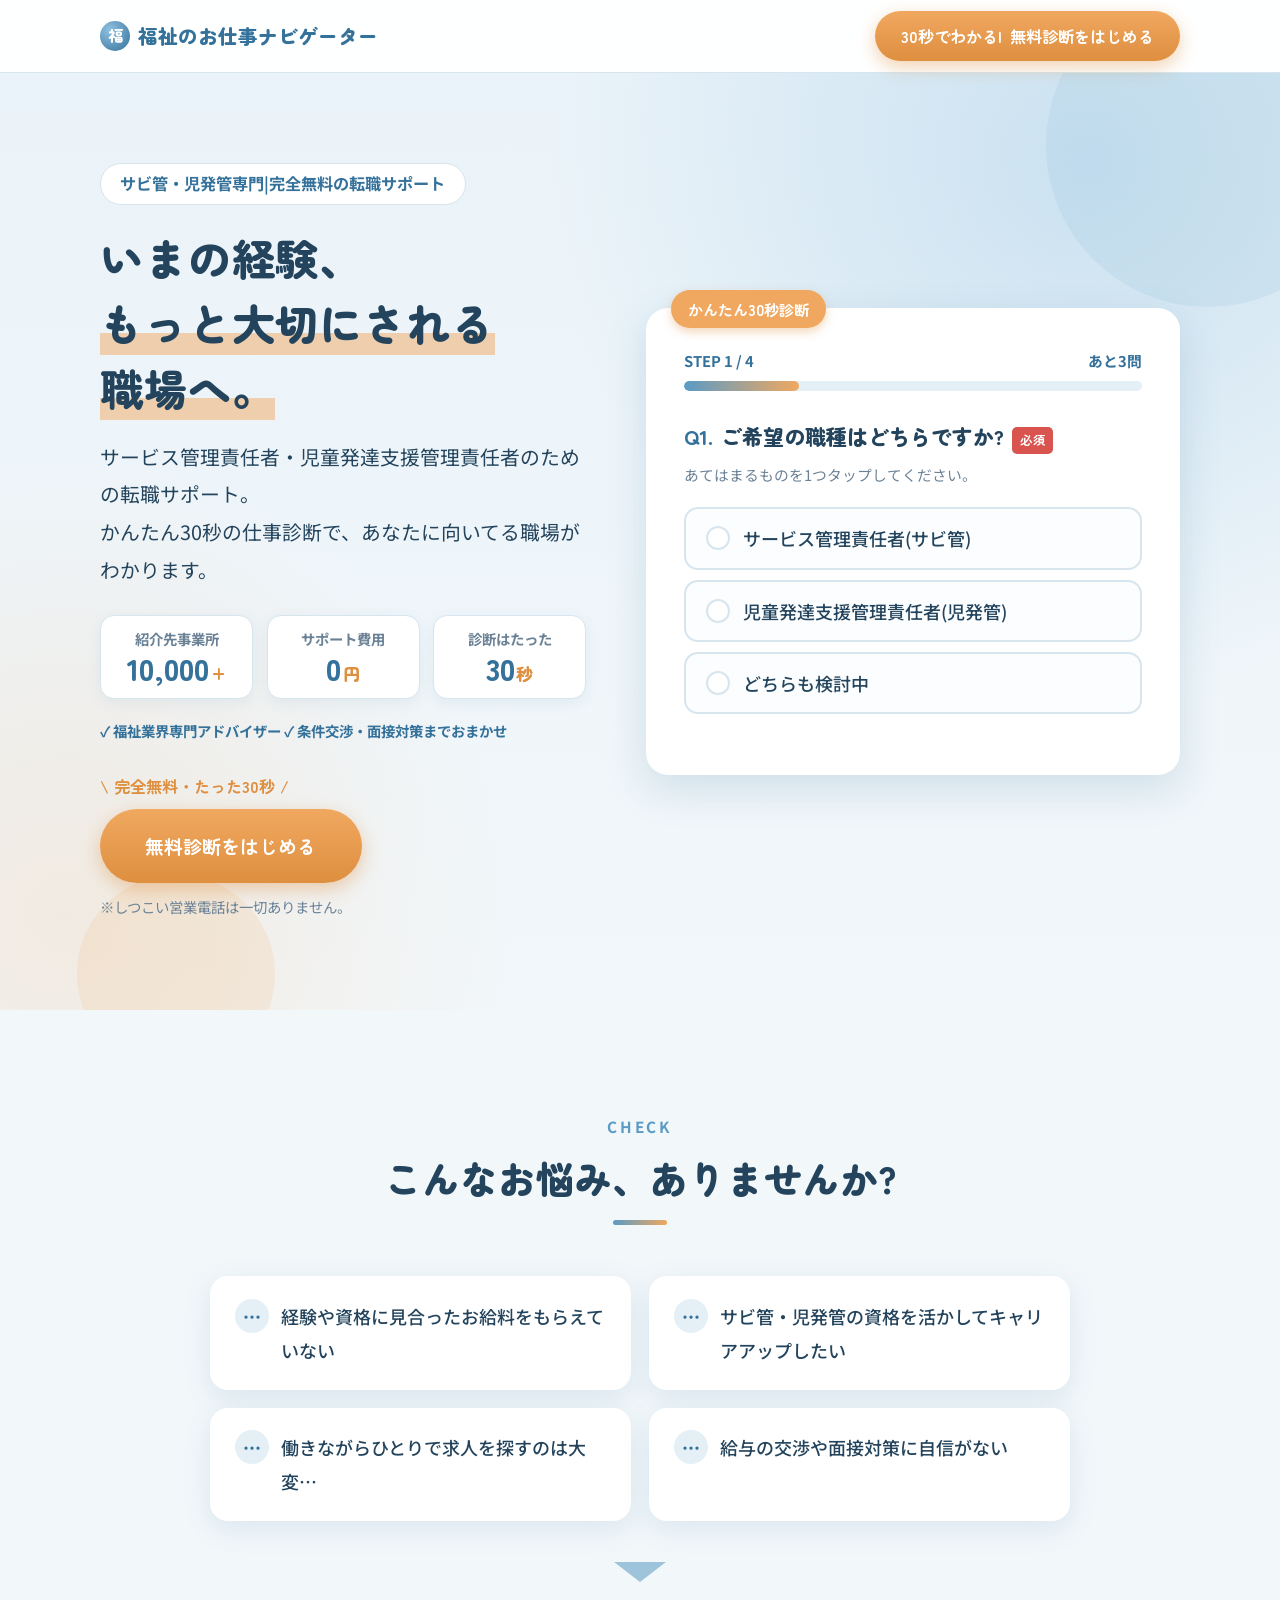
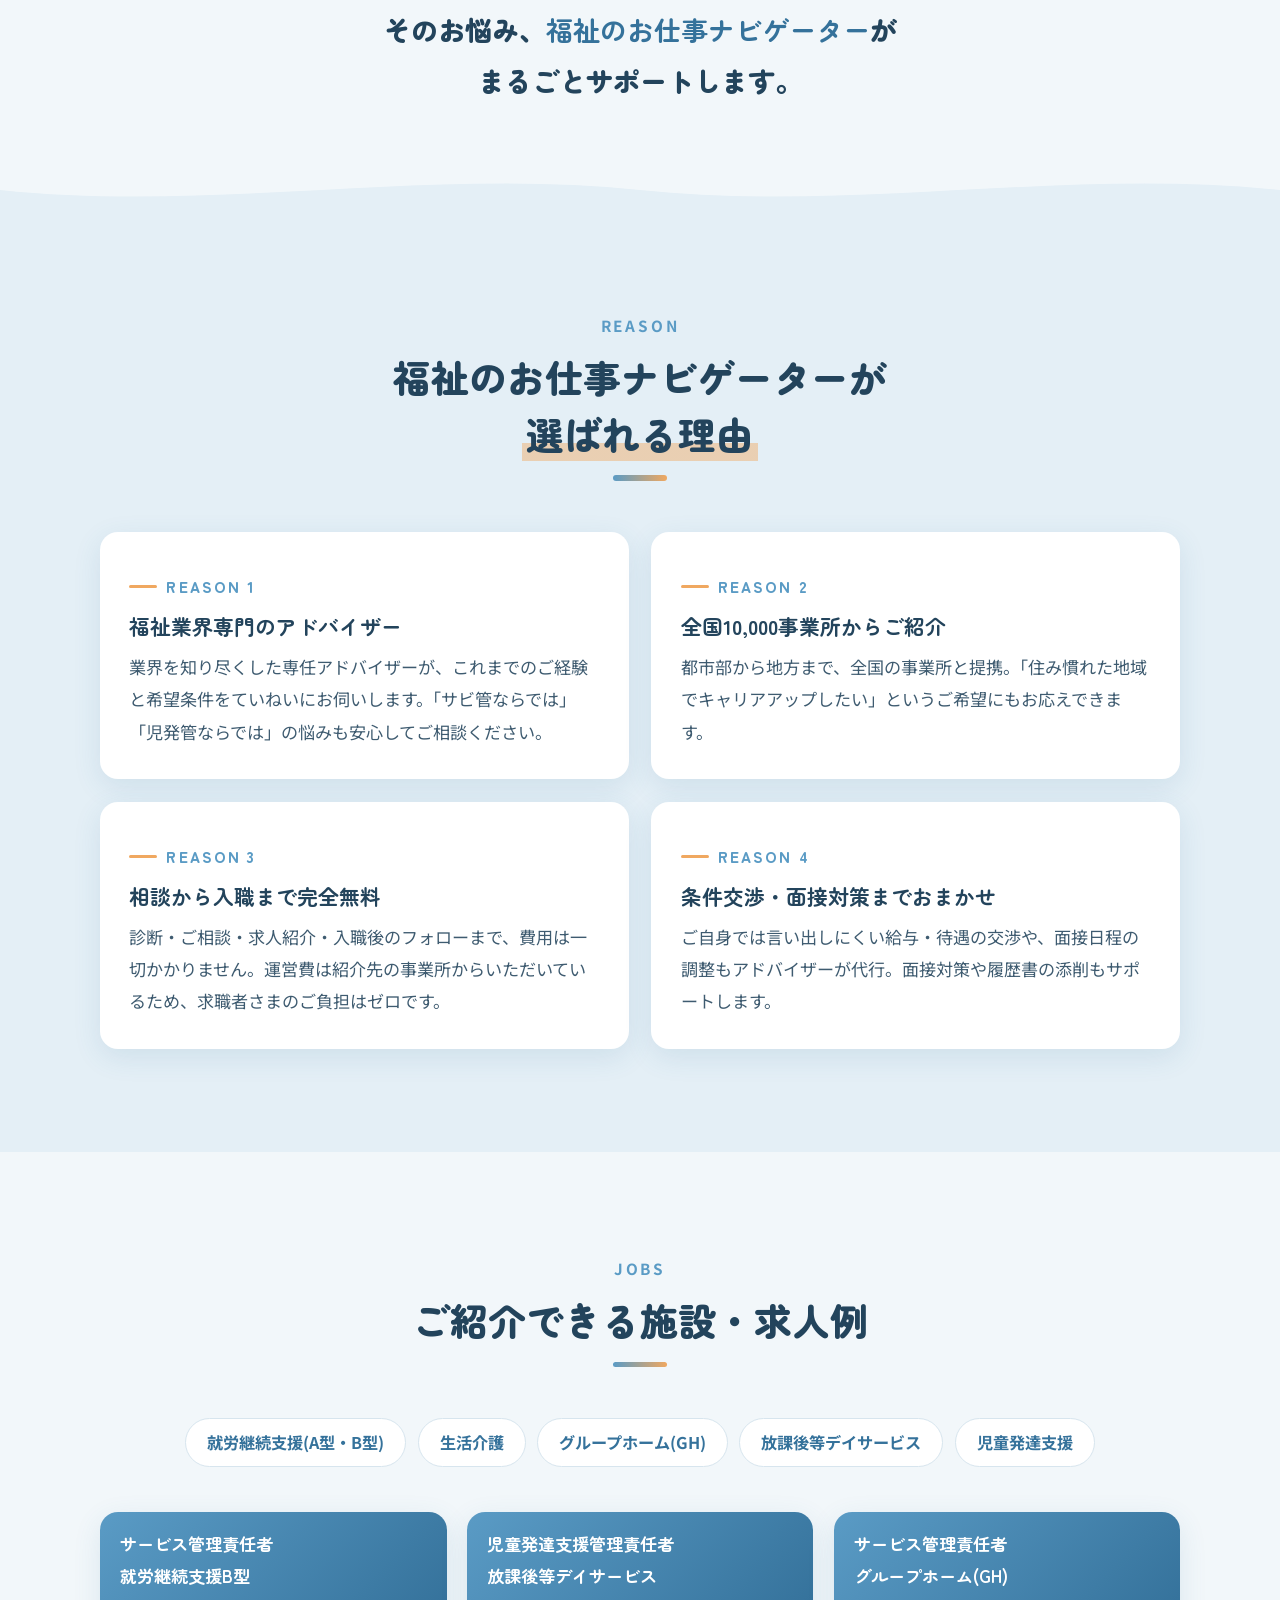
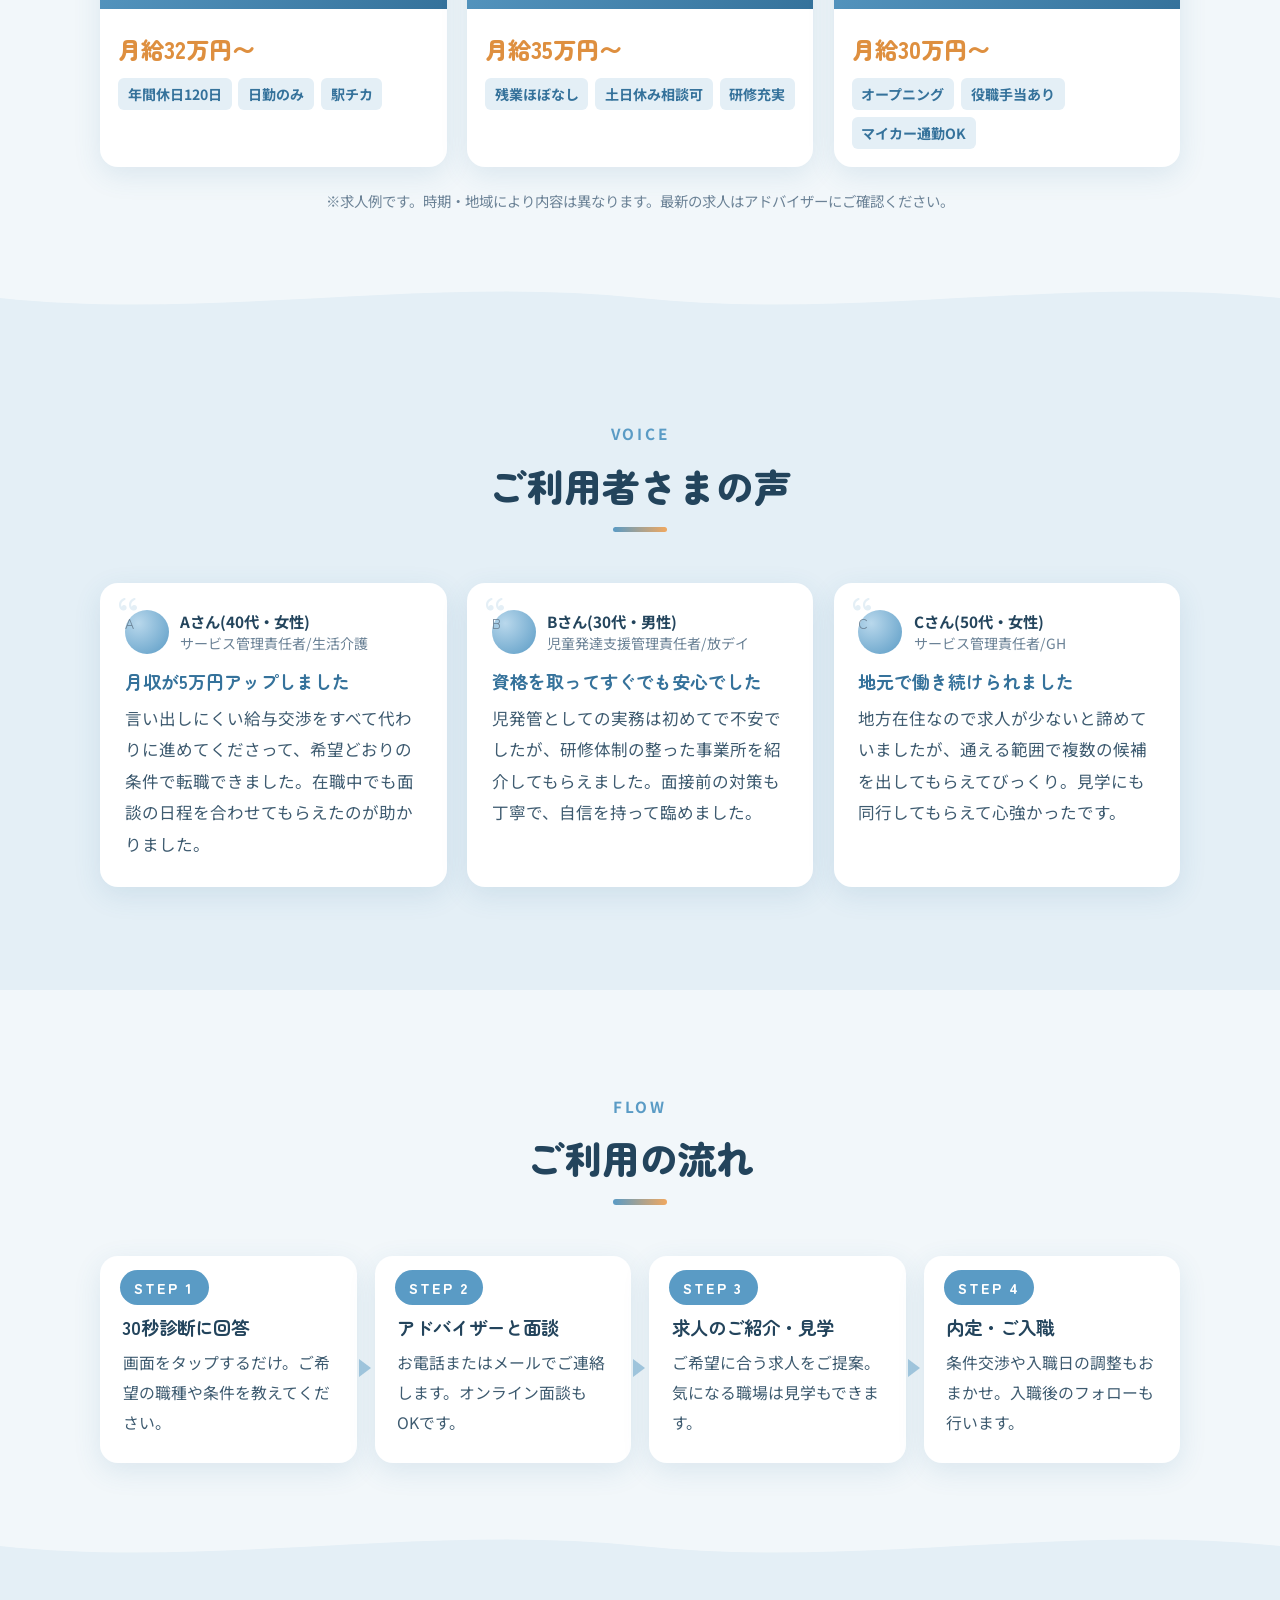
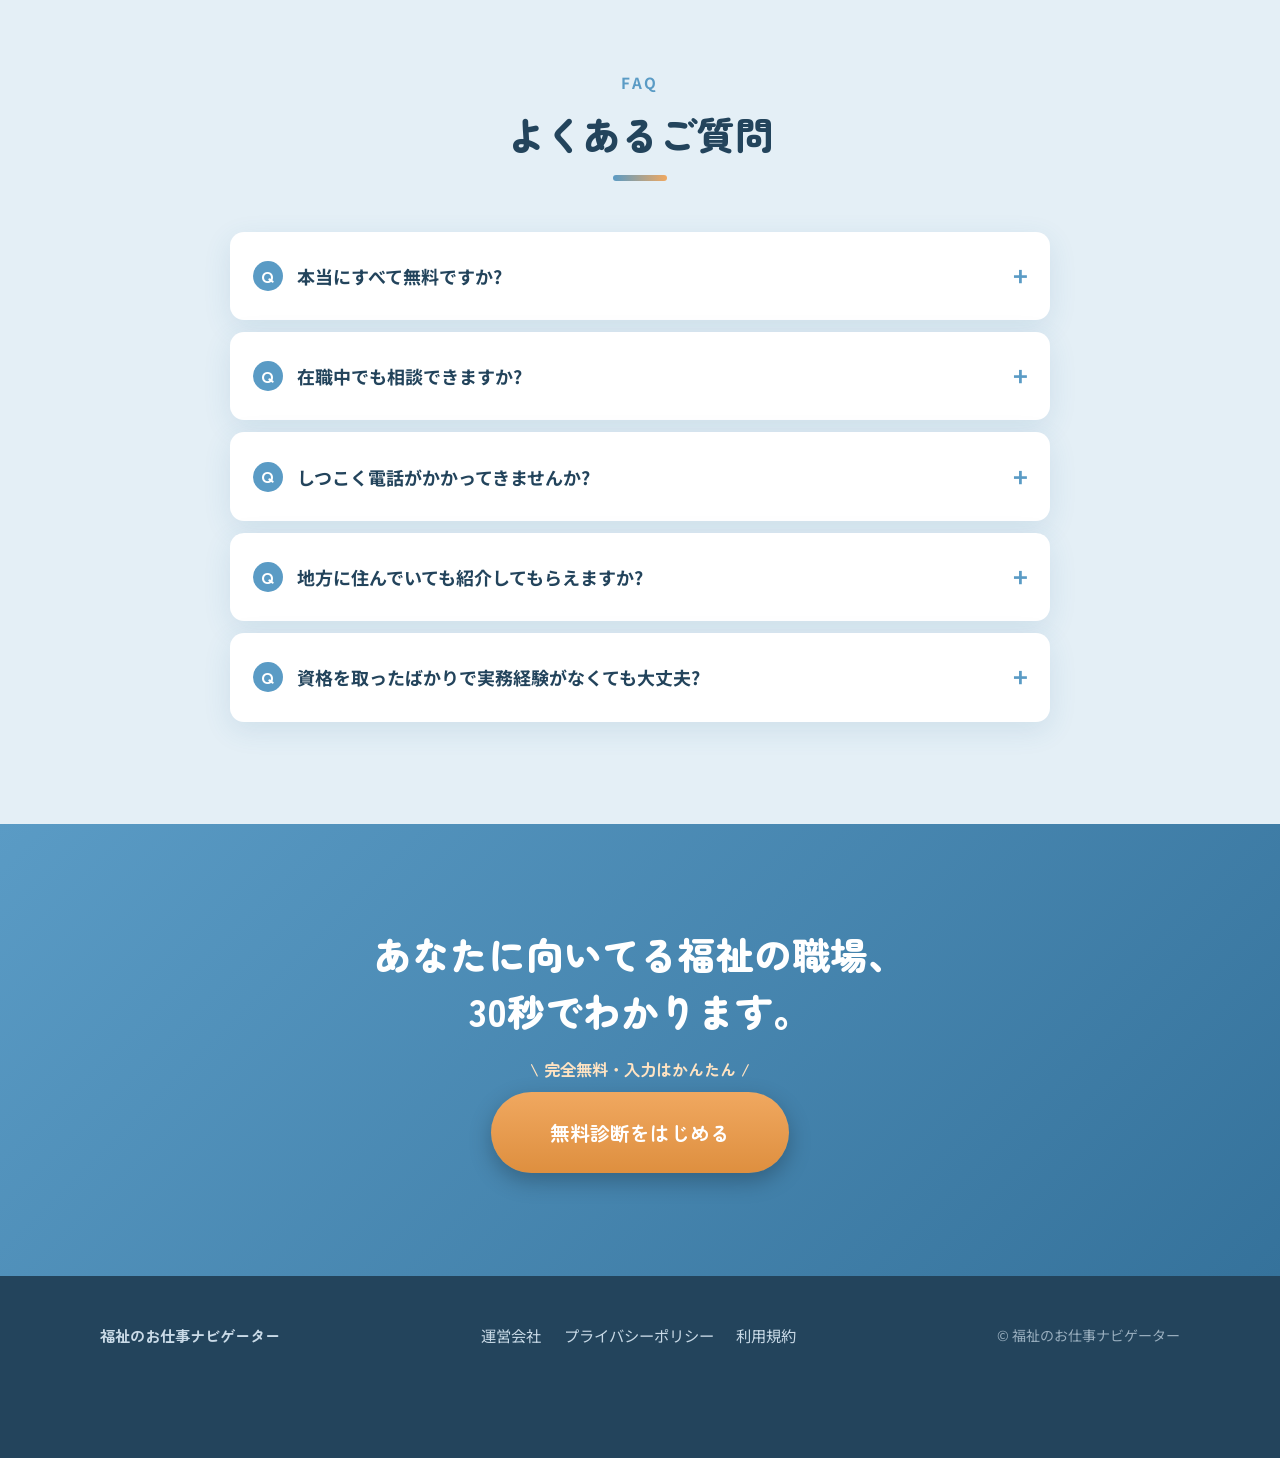
<file: portfolio/works/katouy/fukushi-navi-lp/index.html>
<!DOCTYPE html>
<html lang="ja">
<head>
<meta charset="UTF-8">
<meta name="viewport" content="width=device-width, initial-scale=1.0">
<title>福祉のお仕事ナビゲーター|サビ管・児発管専門の無料転職サポート</title>
<meta name="description" content="サービス管理責任者・児童発達支援管理責任者専門の転職サポート。かんたん30秒の仕事診断で、あなたに合う福祉の職場が見つかります。全国10,000事業所・完全無料。">

<!-- ▼▼ 計測タグ(本番反映時に差し替え)▼▼ -->
<!-- Google Tag Manager:ここにGTMスニペットを設置 -->
<!-- GA4:GTM経由で導入(直接設置の場合はここ) -->
<!-- Meta Pixel:ここにピクセルコードを設置 -->
<!-- Google広告CVタグ:サンクス表示時に発火(js/script.js の showThanks() 参照) -->
<!-- ▲▲ 計測タグ ▲▲ -->

<link rel="preconnect" href="https://fonts.googleapis.com">
<link rel="preconnect" href="https://fonts.gstatic.com" crossorigin>
<link href="https://fonts.googleapis.com/css2?family=Zen+Maru+Gothic:wght@500;700;900&family=Noto+Sans+JP:wght@400;500;700&display=swap" rel="stylesheet">

<link rel="stylesheet" href="css/style.css">
  <!-- Microsoft Clarity -->
  <script type="text/javascript">
    (function(c,l,a,r,i,t,y){
      c[a]=c[a]||function(){(c[a].q=c[a].q||[]).push(arguments)};
      t=l.createElement(r);t.async=1;t.src="https://www.clarity.ms/tag/"+i;
      y=l.getElementsByTagName(r)[0];y.parentNode.insertBefore(t,y);
    })(window, document, "clarity", "script", "yzxbvsrv0i");
  </script>
</head>
<body>

<!-- ============ ヘッダー ============ -->
<header class="header">
  <div class="inner header_inner">
    <a class="logo" href="#top"><span class="logo_mark">福</span>福祉のお仕事ナビゲーター</a>
    <a class="btn btn--cta" href="#entry"><span class="pc_only">30秒でわかる|</span>無料診断をはじめる</a>
  </div>
</header>

<!-- ============ FV ============ -->
<section class="fv" id="top">
  <div class="inner fv_inner">
    <div>
      <span class="fv_eyebrow">サビ管・児発管専門|完全無料の転職サポート</span>
      <h1 class="fv_title">いまの経験、<br><span class="u">もっと大切にされる</span><span class="u">職場へ。</span></h1>
      <p class="fv_lead">サービス管理責任者・児童発達支援管理責任者のための転職サポート。<br>かんたん30秒の仕事診断で、あなたに向いてる職場がわかります。</p>
      <div class="fv_stats">
        <div class="fv_stat"><span class="fv_stat_label">紹介先事業所</span><span class="fv_stat_num">10,000<small>+</small></span></div>
        <div class="fv_stat"><span class="fv_stat_label">サポート費用</span><span class="fv_stat_num">0<small>円</small></span></div>
        <div class="fv_stat"><span class="fv_stat_label">診断はたった</span><span class="fv_stat_num">30<small>秒</small></span></div>
      </div>
      <p class="fv_point">✓ 福祉業界専門アドバイザー ✓ 条件交渉・面接対策までおまかせ</p>
      <p class="cta_micro">完全無料・たった30秒</p>
      <a class="btn btn--cta" href="#entry">無料診断をはじめる</a>
      <p class="fv_note">※しつこい営業電話は一切ありません。</p>
    </div>

    <!-- 30秒診断フォーム(FV内に統合) -->
    <div class="fv_form" id="entry">
      <div class="form_box">
      <!-- 進捗 -->
      <div class="progress" id="progress">
        <div class="progress_label">
          <span id="progressText">STEP 1 / 4</span>
          <span id="progressLeft">あと3問</span>
        </div>
        <div class="progress_bar"><span id="progressFill"></span></div>
      </div>

      <!-- STEP 1:職種(単一選択・押すと自動で次へ) -->
      <div class="q_step is-active" data-step="1">
        <p class="q_title"><em>Q1.</em>ご希望の職種はどちらですか?<span class="req">必須</span></p>
        <p class="q_hint">あてはまるものを1つタップしてください。</p>
        <div class="q_opts" data-q="job" data-type="single">
          <button type="button" class="opt" data-value="サービス管理責任者(サビ管)">サービス管理責任者(サビ管)</button>
          <button type="button" class="opt" data-value="児童発達支援管理責任者(児発管)">児童発達支援管理責任者(児発管)</button>
          <button type="button" class="opt" data-value="どちらも検討中">どちらも検討中</button>
        </div>
      </div>

      <!-- STEP 2:叶えたいこと(複数選択) -->
      <div class="q_step" data-step="2">
        <p class="q_title"><em>Q2.</em>転職で叶えたいことは?<span class="req">必須</span></p>
        <p class="q_hint">複数選択OKです。あてはまるものをすべてタップしてください。</p>
        <div class="q_opts" data-q="hope" data-type="multi">
          <button type="button" class="opt opt--check" data-value="給与・待遇を良くしたい">給与・待遇を良くしたい</button>
          <button type="button" class="opt opt--check" data-value="キャリアアップしたい">キャリアアップしたい</button>
          <button type="button" class="opt opt--check" data-value="残業を減らして働きやすく">残業を減らして働きやすくしたい</button>
          <button type="button" class="opt opt--check" data-value="通勤しやすい職場がいい">通勤しやすい職場がいい</button>
          <button type="button" class="opt opt--check" data-value="まずは情報収集から">まずは情報収集から始めたい</button>
        </div>
        <p class="q_err" data-err="2">1つ以上選択してください。</p>
        <div class="q_nav">
          <button type="button" class="btn btn--ghost" data-back>← 戻る</button>
          <button type="button" class="btn btn--cta" data-next>次へ進む →</button>
        </div>
      </div>

      <!-- STEP 3:興味のある施設(複数選択) -->
      <div class="q_step" data-step="3">
        <p class="q_title"><em>Q3.</em>興味のある施設はどれですか?<span class="req">必須</span></p>
        <p class="q_hint">複数選択OKです。迷ったら「こだわらない」でも大丈夫です。</p>
        <div class="q_opts" data-q="facility" data-type="multi">
          <button type="button" class="opt opt--check" data-value="就労継続支援">就労継続支援(A型・B型)</button>
          <button type="button" class="opt opt--check" data-value="生活介護">生活介護</button>
          <button type="button" class="opt opt--check" data-value="グループホーム(GH)">グループホーム(GH)</button>
          <button type="button" class="opt opt--check" data-value="放課後等デイサービス">放課後等デイサービス</button>
          <button type="button" class="opt opt--check" data-value="児童発達支援">児童発達支援</button>
          <button type="button" class="opt opt--check" data-value="こだわらない">こだわらない</button>
        </div>
        <p class="q_err" data-err="3">1つ以上選択してください。</p>
        <div class="q_nav">
          <button type="button" class="btn btn--ghost" data-back>← 戻る</button>
          <button type="button" class="btn btn--cta" data-next>次へ進む →</button>
        </div>
      </div>

      <!-- STEP 4:応募者情報(すべて必須) -->
      <div class="q_step" data-step="4">
        <p class="q_title"><em>Q4.</em>診断結果のご連絡先を教えてください</p>
        <p class="q_hint">すべて必須項目です。ご入力後、「診断結果を受け取る」を押してください。</p>

        <div class="field" data-field="name">
          <label for="fName">氏名<span class="req">必須</span></label>
          <input type="text" id="fName" name="name" placeholder="例)山田 花子" autocomplete="name">
          <p class="field_err">氏名を入力してください。</p>
        </div>

        <div class="field" data-field="birth">
          <label for="fBirth">生年月日<span class="req">必須</span></label>
          <input type="date" id="fBirth" name="birth" autocomplete="bday">
          <p class="field_err">生年月日を入力してください。</p>
        </div>

        <div class="field" data-field="license">
          <label for="fLicense">保有資格<span class="req">必須</span></label>
          <select id="fLicense" name="license">
            <option value="">選択してください</option>
            <option>サービス管理責任者(基礎研修修了含む)</option>
            <option>児童発達支援管理責任者(基礎研修修了含む)</option>
            <option>両方の要件を満たしている</option>
            <option>介護福祉士</option>
            <option>社会福祉士</option>
            <option>保育士</option>
            <option>その他・これから取得予定</option>
          </select>
          <p class="field_err">保有資格を選択してください。</p>
        </div>

        <div class="field" data-field="address">
          <label for="fAddress">住所<span class="req">必須</span></label>
          <input type="text" id="fAddress" name="address" placeholder="例)愛知県豊田市◯◯町1-2-3" autocomplete="street-address">
          <p class="field_err">住所を入力してください。</p>
        </div>

        <div class="field" data-field="tel">
          <label for="fTel">電話番号<span class="req">必須</span></label>
          <input type="tel" id="fTel" name="tel" placeholder="例)09012345678" autocomplete="tel" inputmode="numeric">
          <p class="field_err">電話番号を正しく入力してください(数字10〜11桁)。</p>
        </div>

        <div class="field" data-field="email">
          <label for="fEmail">メールアドレス<span class="req">必須</span></label>
          <input type="email" id="fEmail" name="email" placeholder="例)example@mail.com" autocomplete="email">
          <p class="field_err">メールアドレスを正しく入力してください。</p>
        </div>

        <p class="form_privacy">ご入力いただいた個人情報は、お仕事のご紹介とご連絡の目的にのみ利用します。詳しくはプライバシーポリシーをご確認ください。<!-- TODO:プライバシーポリシーのURLを設定 --></p>

        <div class="q_nav">
          <button type="button" class="btn btn--ghost" data-back>← 戻る</button>
          <button type="button" class="btn btn--cta" id="submitBtn">診断結果を受け取る →</button>
        </div>
      </div>

      <!-- STEP 5:サンクス -->
      <div class="q_step" data-step="5">
        <div class="thanks">
          <div class="thanks_icon">✓</div>
          <h3>ご応募ありがとうございます!</h3>
          <p>ご入力いただいたメールアドレス宛に、自動返信メールをお送りしました。</p>
          <p>担当アドバイザーより、<strong>お電話またはメール</strong>にて<br>診断結果とおすすめの求人をご連絡いたします。</p>
          <p class="fv_note">※自動返信メールが届かない場合は、迷惑メールフォルダをご確認ください。</p>
        </div>
      </div>
    </div>
    </div>
  </div>
</section>

<!-- ============ 悩み訴求 ============ -->
<section class="sec">
  <div class="inner">
    <span class="sec_eyebrow">CHECK</span>
    <h2 class="sec_title">こんなお悩み、ありませんか?</h2>
    <ul class="worry_list reveal">
      <li>経験や資格に見合ったお給料をもらえていない</li>
      <li>サビ管・児発管の資格を活かしてキャリアアップしたい</li>
      <li>働きながらひとりで求人を探すのは大変…</li>
      <li>給与の交渉や面接対策に自信がない</li>
    </ul>
    <div class="worry_arrow"></div>
    <p class="worry_answer reveal">そのお悩み、<strong>福祉のお仕事ナビゲーター</strong>が<br>まるごとサポートします。</p>
  </div>
</section>

<!-- ============ 選ばれる理由 ============ -->
<section class="sec sec--mist">
  <div class="inner">
    <span class="sec_eyebrow">REASON</span>
    <h2 class="sec_title">福祉のお仕事ナビゲーターが<br><span class="u">選ばれる理由</span></h2>
    <div class="reason_grid">
      <div class="reason_card reveal">
        <span class="reason_num">REASON 1</span>
        <h3>福祉業界専門のアドバイザー</h3>
        <p>業界を知り尽くした専任アドバイザーが、これまでのご経験と希望条件をていねいにお伺いします。「サビ管ならでは」「児発管ならでは」の悩みも安心してご相談ください。</p>
      </div>
      <div class="reason_card reveal">
        <span class="reason_num">REASON 2</span>
        <h3>全国10,000事業所からご紹介</h3>
        <p>都市部から地方まで、全国の事業所と提携。「住み慣れた地域でキャリアアップしたい」というご希望にもお応えできます。</p>
      </div>
      <div class="reason_card reveal">
        <span class="reason_num">REASON 3</span>
        <h3>相談から入職まで完全無料</h3>
        <p>診断・ご相談・求人紹介・入職後のフォローまで、費用は一切かかりません。運営費は紹介先の事業所からいただいているため、求職者さまのご負担はゼロです。</p>
      </div>
      <div class="reason_card reveal">
        <span class="reason_num">REASON 4</span>
        <h3>条件交渉・面接対策までおまかせ</h3>
        <p>ご自身では言い出しにくい給与・待遇の交渉や、面接日程の調整もアドバイザーが代行。面接対策や履歴書の添削もサポートします。</p>
      </div>
    </div>
  </div>
</section>

<!-- ============ 紹介施設・求人 ============ -->
<section class="sec">
  <div class="inner">
    <span class="sec_eyebrow">JOBS</span>
    <h2 class="sec_title">ご紹介できる施設・求人例</h2>
    <ul class="facility_chips reveal">
      <li>就労継続支援(A型・B型)</li>
      <li>生活介護</li>
      <li>グループホーム(GH)</li>
      <li>放課後等デイサービス</li>
      <li>児童発達支援</li>
    </ul>
    <div class="job_grid">
      <div class="job_card reveal">
        <p class="job_head">サービス管理責任者<br>就労継続支援B型</p>
        <div class="job_body">
          <p class="job_salary">月給32万円〜</p>
          <ul class="job_tags">
            <li>年間休日120日</li>
            <li>日勤のみ</li>
            <li>駅チカ</li>
          </ul>
        </div>
      </div>
      <div class="job_card reveal">
        <p class="job_head">児童発達支援管理責任者<br>放課後等デイサービス</p>
        <div class="job_body">
          <p class="job_salary">月給35万円〜</p>
          <ul class="job_tags">
            <li>残業ほぼなし</li>
            <li>土日休み相談可</li>
            <li>研修充実</li>
          </ul>
        </div>
      </div>
      <div class="job_card reveal">
        <p class="job_head">サービス管理責任者<br>グループホーム(GH)</p>
        <div class="job_body">
          <p class="job_salary">月給30万円〜</p>
          <ul class="job_tags">
            <li>オープニング</li>
            <li>役職手当あり</li>
            <li>マイカー通勤OK</li>
          </ul>
        </div>
      </div>
    </div>
    <p class="job_note">※求人例です。時期・地域により内容は異なります。最新の求人はアドバイザーにご確認ください。</p>
  </div>
</section>

<!-- ============ 利用者の声 ============ -->
<section class="sec sec--mist">
  <div class="inner">
    <span class="sec_eyebrow">VOICE</span>
    <h2 class="sec_title">ご利用者さまの声</h2>
    <div class="voice_grid">
      <div class="voice_card reveal">
        <div class="voice_meta">
          <span class="voice_icon">A</span>
          <p>Aさん(40代・女性)<span>サービス管理責任者/生活介護</span></p>
        </div>
        <h3>月収が5万円アップしました</h3>
        <p>言い出しにくい給与交渉をすべて代わりに進めてくださって、希望どおりの条件で転職できました。在職中でも面談の日程を合わせてもらえたのが助かりました。</p>
      </div>
      <div class="voice_card reveal">
        <div class="voice_meta">
          <span class="voice_icon">B</span>
          <p>Bさん(30代・男性)<span>児童発達支援管理責任者/放デイ</span></p>
        </div>
        <h3>資格を取ってすぐでも安心でした</h3>
        <p>児発管としての実務は初めてで不安でしたが、研修体制の整った事業所を紹介してもらえました。面接前の対策も丁寧で、自信を持って臨めました。</p>
      </div>
      <div class="voice_card reveal">
        <div class="voice_meta">
          <span class="voice_icon">C</span>
          <p>Cさん(50代・女性)<span>サービス管理責任者/GH</span></p>
        </div>
        <h3>地元で働き続けられました</h3>
        <p>地方在住なので求人が少ないと諦めていましたが、通える範囲で複数の候補を出してもらえてびっくり。見学にも同行してもらえて心強かったです。</p>
      </div>
    </div>
  </div>
</section>

<!-- ============ 利用の流れ ============ -->
<section class="sec">
  <div class="inner">
    <span class="sec_eyebrow">FLOW</span>
    <h2 class="sec_title">ご利用の流れ</h2>
    <ol class="flow_list">
      <li class="reveal">
        <h3>30秒診断に回答</h3>
        <p>画面をタップするだけ。ご希望の職種や条件を教えてください。</p>
      </li>
      <li class="reveal">
        <h3>アドバイザーと面談</h3>
        <p>お電話またはメールでご連絡します。オンライン面談もOKです。</p>
      </li>
      <li class="reveal">
        <h3>求人のご紹介・見学</h3>
        <p>ご希望に合う求人をご提案。気になる職場は見学もできます。</p>
      </li>
      <li class="reveal">
        <h3>内定・ご入職</h3>
        <p>条件交渉や入職日の調整もおまかせ。入職後のフォローも行います。</p>
      </li>
    </ol>
  </div>
</section>

<!-- ============ FAQ ============ -->
<section class="sec sec--mist">
  <div class="inner">
    <span class="sec_eyebrow">FAQ</span>
    <h2 class="sec_title">よくあるご質問</h2>
    <div class="faq">
      <details class="reveal">
        <summary>本当にすべて無料ですか?</summary>
        <p class="faq_a">はい、診断・ご相談・求人紹介・入職後のフォローまで、すべて無料でご利用いただけます。運営費は紹介先の事業所からいただいています。</p>
      </details>
      <details class="reveal">
        <summary>在職中でも相談できますか?</summary>
        <p class="faq_a">もちろん可能です。ご都合のよい時間帯に合わせてご連絡します。面接の日程調整もアドバイザーが代行するので、お仕事を続けながら転職活動ができます。</p>
      </details>
      <details class="reveal">
        <summary>しつこく電話がかかってきませんか?</summary>
        <p class="faq_a">ご希望の連絡方法(電話またはメール)と時間帯に合わせてご連絡します。ご不要になった場合は、いつでもサポートを停止できます。</p>
      </details>
      <details class="reveal">
        <summary>地方に住んでいても紹介してもらえますか?</summary>
        <p class="faq_a">はい、全国10,000事業所と提携しているため、地方の求人も多数ございます。対象エリアは全国です。</p>
      </details>
      <details class="reveal">
        <summary>資格を取ったばかりで実務経験がなくても大丈夫?</summary>
        <p class="faq_a">大丈夫です。研修体制が整った事業所や、未経験のサビ管・児発管を歓迎している求人もご紹介できます。まずはお気軽にご相談ください。</p>
      </details>
    </div>
  </div>
</section>

<!-- ============ 最終CTA ============ -->
<section class="sec cta_band">
  <div class="inner cta_band_inner">
    <h2 class="cta_band_title">あなたに向いてる福祉の職場、<br>30秒でわかります。</h2>
    <p class="cta_micro cta_micro--w">完全無料・入力はかんたん</p>
    <a class="btn btn--cta" href="#entry">無料診断をはじめる</a>
  </div>
</section>

<!-- ============ フッター ============ -->
<footer class="footer">
  <div class="inner footer_inner">
    <p class="disp" style="font-weight:700;">福祉のお仕事ナビゲーター</p>
    <ul class="footer_links">
      <li><a href="#">運営会社</a></li>
      <li><a href="#">プライバシーポリシー</a></li><!-- TODO:URL設定 -->
      <li><a href="#">利用規約</a></li><!-- TODO:URL設定 -->
    </ul>
    <p class="footer_copy">© 福祉のお仕事ナビゲーター</p>
  </div>
</footer>

<!-- ============ SP固定CTA ============ -->
<div class="sp_cta" id="spCta">
  <a class="btn btn--cta" href="#entry">30秒でわかる|無料診断をはじめる</a>
</div>

<script src="js/script.js"></script>
</body>
</html>
</file>
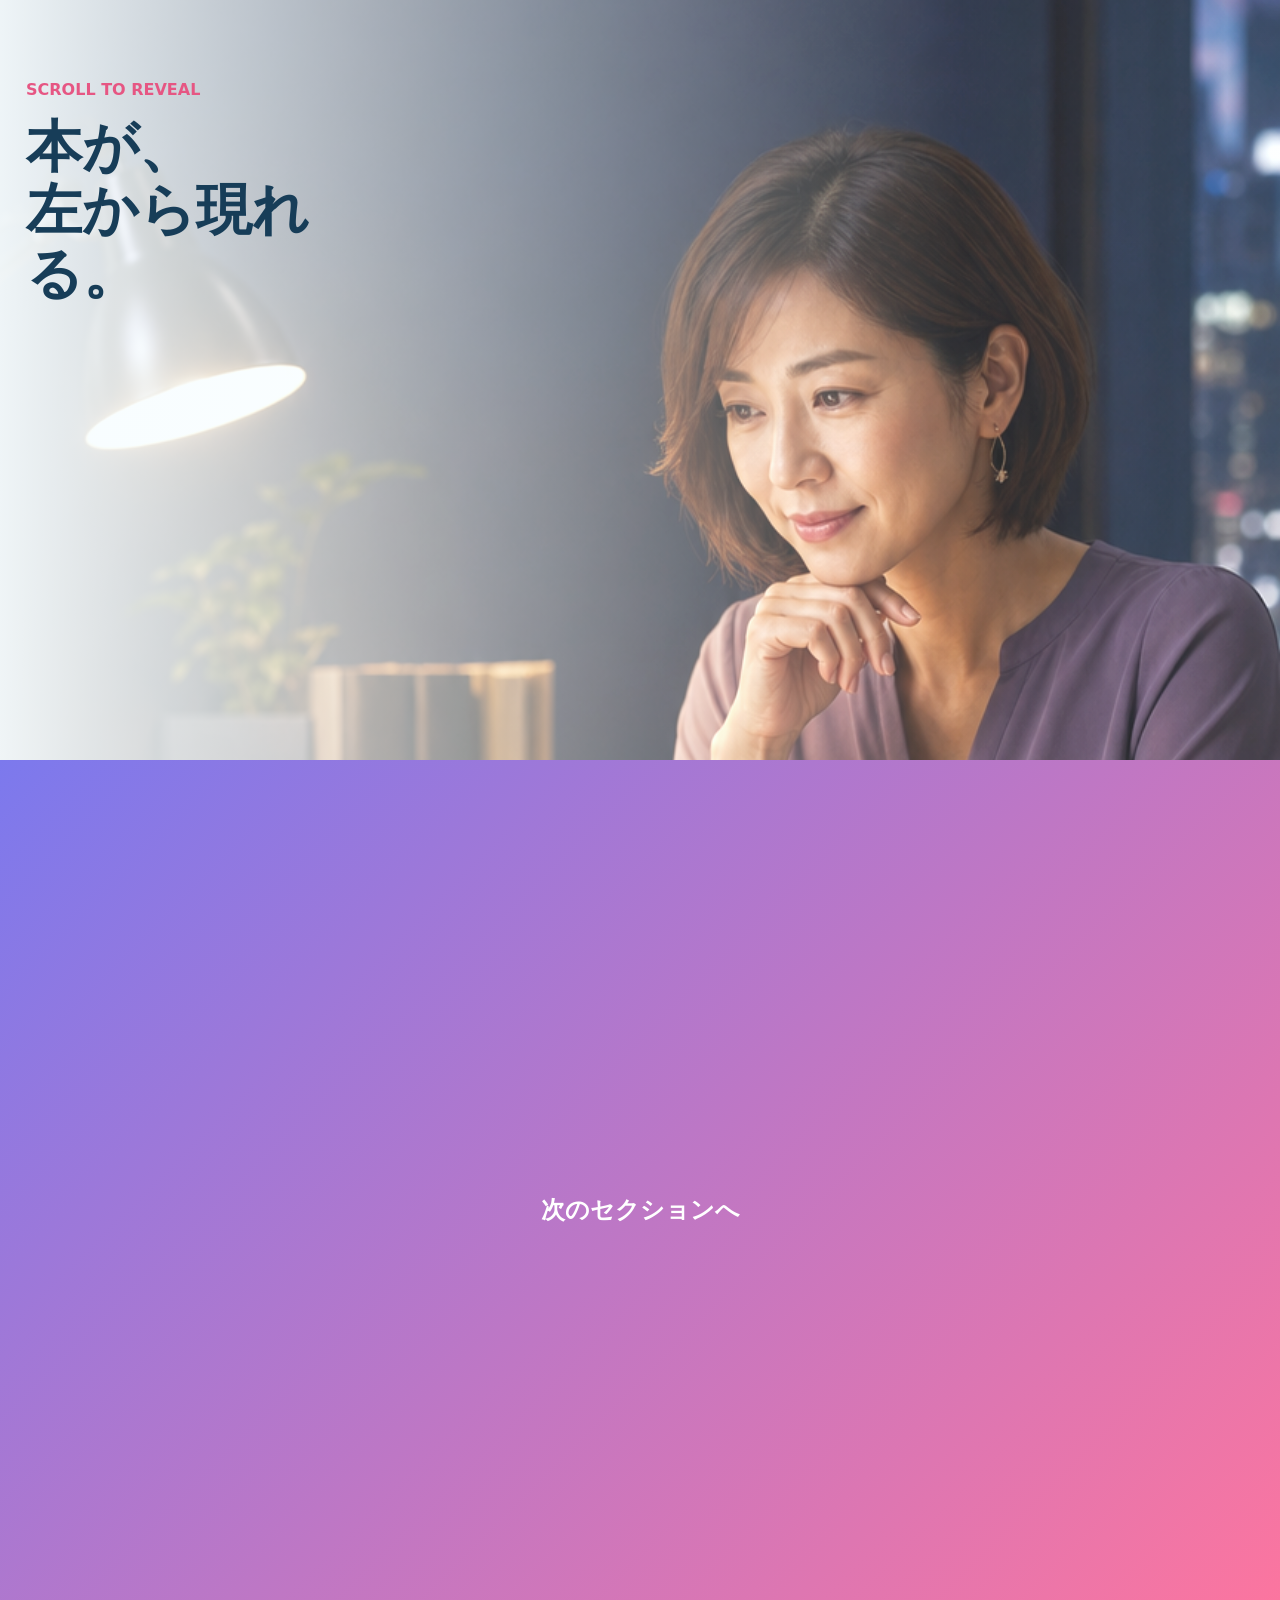
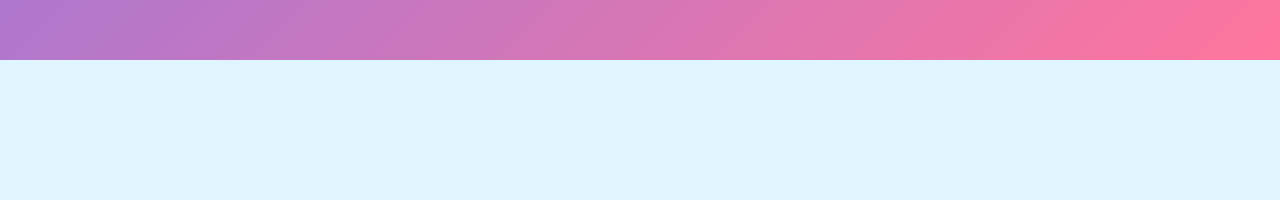
<file: portfolio/works/katouy/ai-agent-book-amazon-lp-20260729/demos/scroll-book-reveal-demo.html>
<!doctype html>
<html lang="ja">
  <head>
    <meta charset="UTF-8" />
    <meta name="viewport" content="width=device-width, initial-scale=1" />
    <title>Scroll book reveal effect</title>
    <style>
      :root { font-family: system-ui, sans-serif; color: #173d58; background: #dff5ff; }
      * { box-sizing: border-box; }
      body { margin: 0; min-height: 200vh; }
      .hero { position: relative; min-height: 760px; overflow: hidden; background: #dff5ff; }
      .hero > img { position: absolute; inset: 0; width: 100%; height: 100%; object-fit: cover; object-position: 56% 51%; filter: brightness(1.1); }
      .hero::after { position: absolute; inset: 0; background: linear-gradient(90deg, rgba(247,253,255,.96), rgba(247,253,255,.16) 75%); content: ""; }
      .copy { position: relative; z-index: 2; padding: 64px 26px; width: min(100%, 430px); }
      .copy p { color: #e65683; font-weight: 800; }
      .copy h1 { margin: 0; font-size: clamp(36px, 10vw, 56px); line-height: 1.13; }
      .book {
        --book-x: -118%; --book-y: 20px; --book-rotate: -16deg; --book-opacity: 0;
        position: absolute; z-index: 3; bottom: 28px; left: 28px; width: 136px; height: 184px;
        display: grid; place-content: center; border-radius: 3px; color: #fff; background: linear-gradient(155deg, #174d7a, #8b63d7 58%, #ff7198);
        box-shadow: 15px 18px 24px rgba(31, 72, 103, .28); font-weight: 900; line-height: 1.35; text-align: center;
        opacity: var(--book-opacity); transform: translate3d(var(--book-x), var(--book-y), 0) rotate(var(--book-rotate)); transform-origin: left bottom; will-change: transform, opacity;
      }
      .next { display: grid; min-height: 100vh; place-items: center; padding: 24px; color: #fff; background: linear-gradient(135deg, #7c79ed, #ff759d); text-align: center; }
      @media (prefers-reduced-motion: reduce) { .book { opacity: 1; transform: none; } }
    </style>
  <!-- Microsoft Clarity -->
  <script type="text/javascript">
    (function(c,l,a,r,i,t,y){
      c[a]=c[a]||function(){(c[a].q=c[a].q||[]).push(arguments)};
      t=l.createElement(r);t.async=1;t.src="https://www.clarity.ms/tag/"+i;
      y=l.getElementsByTagName(r)[0];y.parentNode.insertBefore(t,y);
    })(window, document, "clarity", "script", "yzxbvsrv0i");
  </script>
  </head>
  <body>
    <section class="hero" data-book-hero>
      <img src="../assets/hero-japanese-ai-author.png" alt="" />
      <div class="copy"><p>SCROLL TO REVEAL</p><h1>本が、<br />左から現れる。</h1></div>
      <div class="book" data-book-reveal>AI<br />WORKFLOW<br />BOOK</div>
    </section>
    <section class="next"><h2>次のセクションへ</h2></section>
    <script>
      (() => {
        const hero = document.querySelector("[data-book-hero]");
        const book = document.querySelector("[data-book-reveal]");
        if (!hero || !book || matchMedia("(prefers-reduced-motion: reduce)").matches) return;
        let ticking = false;
        const update = () => {
          const start = Math.max(hero.offsetTop - 24, 0);
          const range = Math.min(Math.max(innerHeight * 0.42, 180), 300);
          const progress = Math.min(Math.max((scrollY - start) / range, 0), 1);
          book.style.setProperty("--book-x", `${Math.round(-118 + progress * 118)}%`);
          book.style.setProperty("--book-y", `${Math.round((1 - progress) * 20)}px`);
          book.style.setProperty("--book-rotate", `${Math.round(-16 + progress * 16)}deg`);
          book.style.setProperty("--book-opacity", progress.toFixed(3));
          ticking = false;
        };
        const queueUpdate = () => { if (!ticking) { ticking = true; requestAnimationFrame(update); } };
        update(); addEventListener("scroll", queueUpdate, { passive: true }); addEventListener("resize", queueUpdate);
      })();
    </script>
  </body>
</html>
</file>
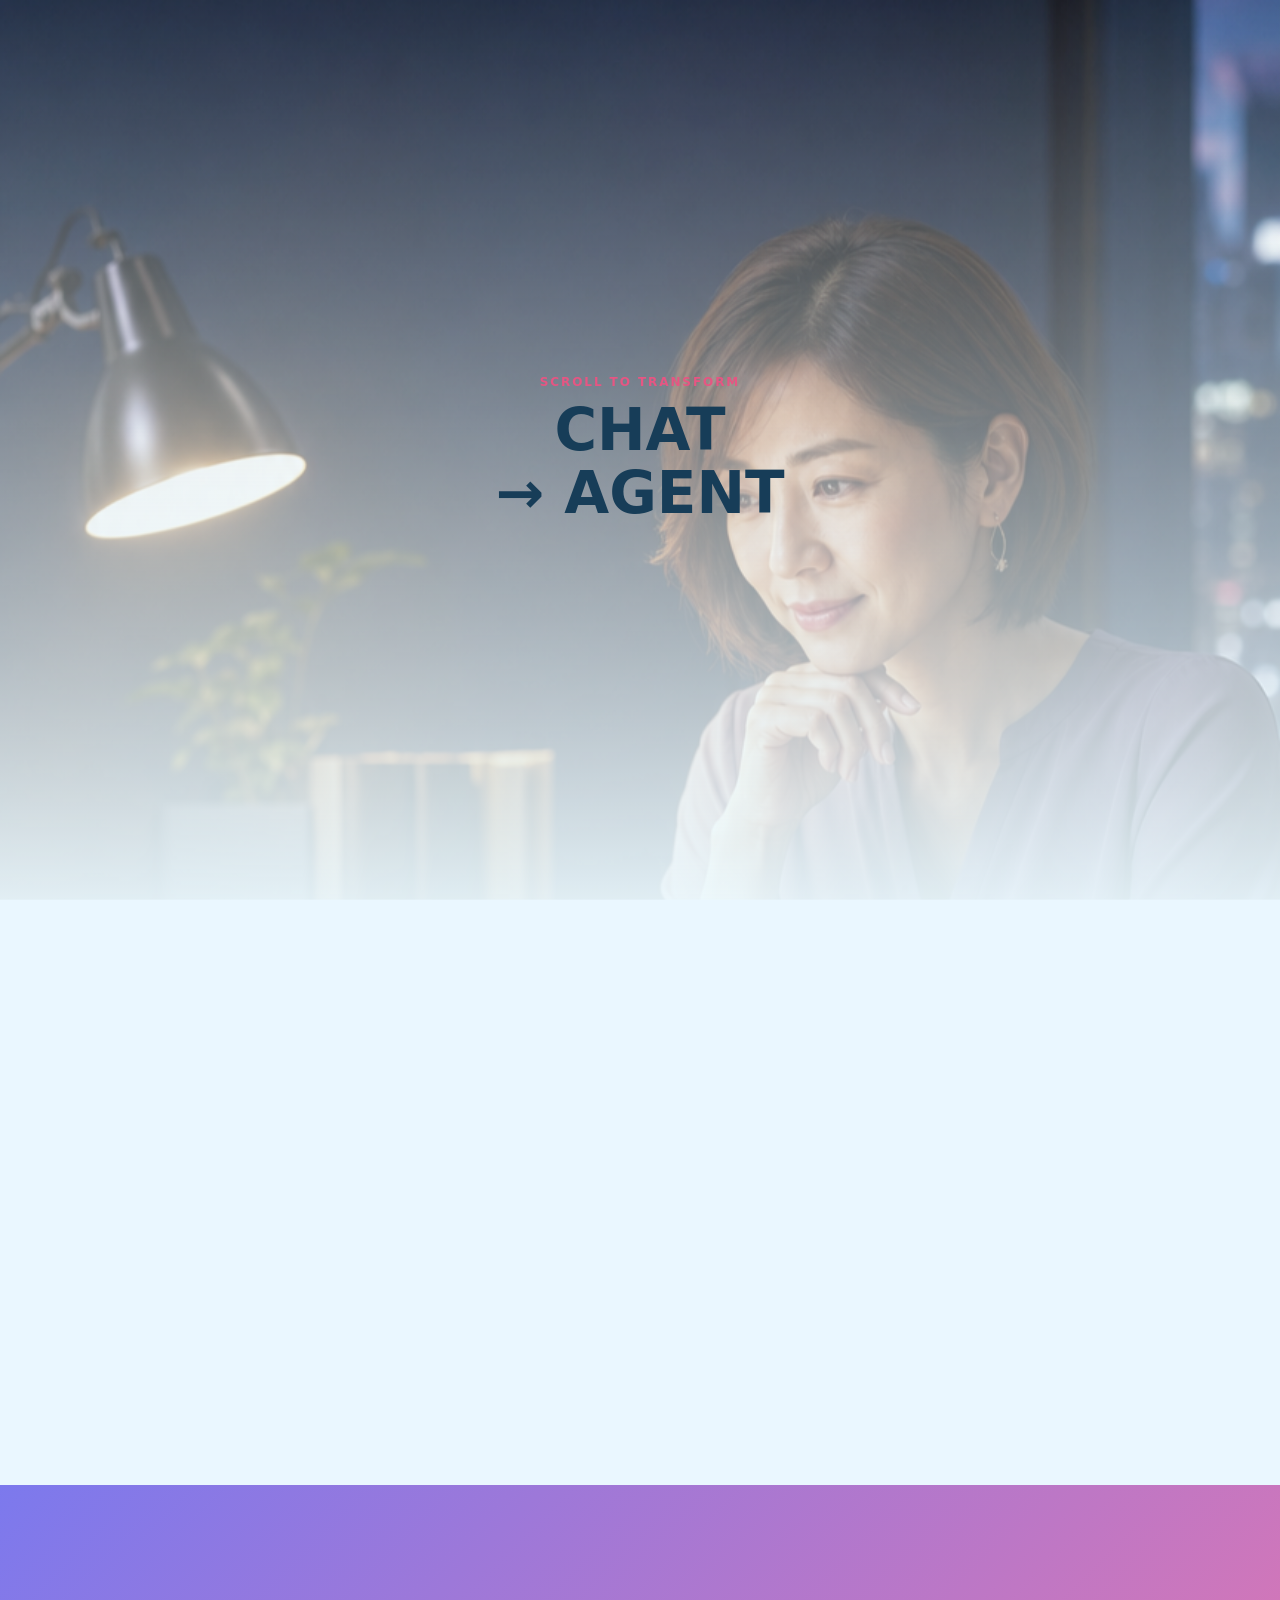
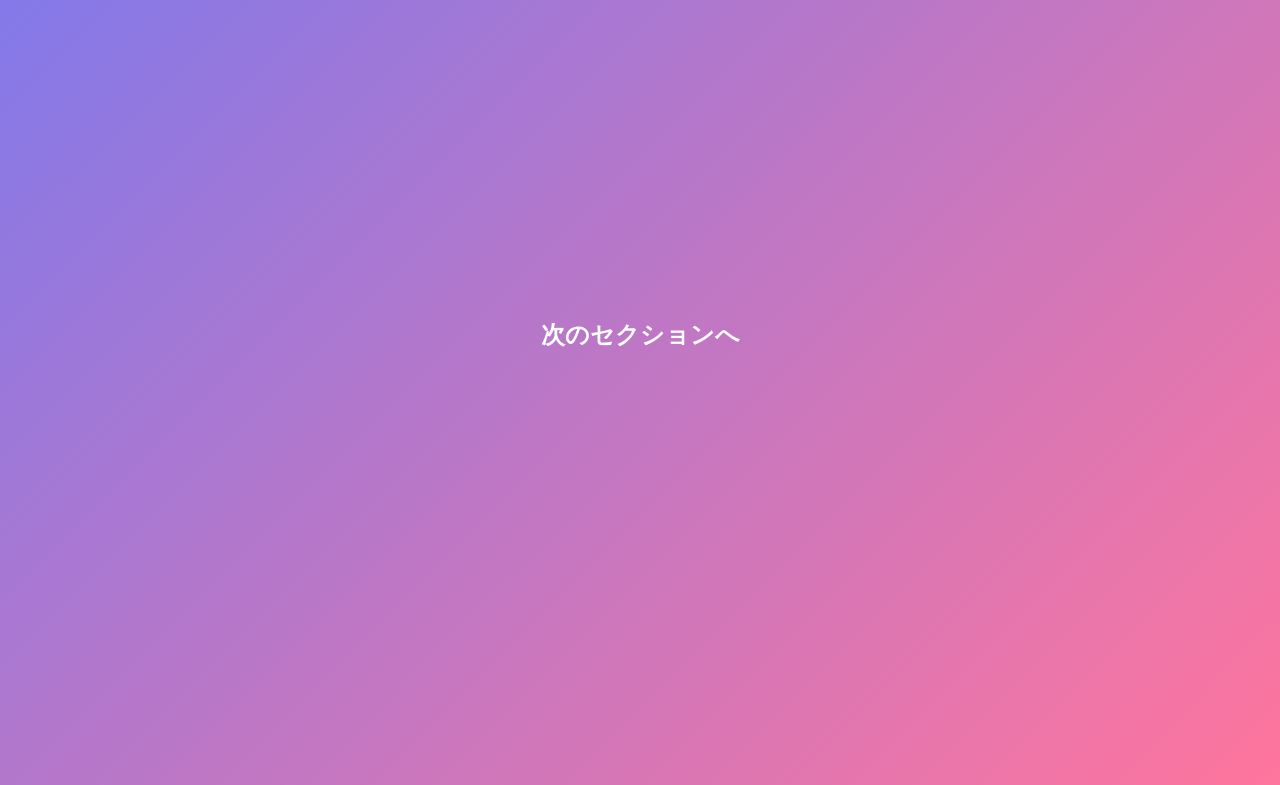
<file: portfolio/works/katouy/ai-agent-book-amazon-lp-20260729/demos/scroll-media-zoom-demo.html>
<!doctype html>
<html lang="ja">
  <head>
    <meta charset="UTF-8" />
    <meta name="viewport" content="width=device-width, initial-scale=1" />
    <title>Scroll media zoom effect</title>
    <style>
      :root {
        color: #173d58;
        background: #eaf7ff;
        font-family: system-ui, sans-serif;
      }

      * { box-sizing: border-box; }
      body { margin: 0; }

      .scroll-media-stage {
        --media-scale: 1;
        --media-y: 0px;
        --media-opacity: 1;
        min-height: 165vh;
      }

      .scroll-media-panel {
        position: sticky;
        top: 0;
        display: grid;
        min-height: 100svh;
        height: 100svh;
        place-items: center;
        overflow: hidden;
        background: #dff5ff;
      }

      .scroll-media-panel::after {
        position: absolute;
        inset: 0;
        z-index: 1;
        background: linear-gradient(180deg, rgba(235, 249, 255, 0.1), rgba(235, 249, 255, 0.95));
        content: "";
        pointer-events: none;
      }

      .scroll-media-panel img {
        position: absolute;
        inset: 0;
        width: 100%;
        height: 100%;
        object-fit: cover;
        opacity: var(--media-opacity);
        transform: translate3d(0, var(--media-y), 0) scale(var(--media-scale));
        transform-origin: 53% 43%;
        will-change: transform, opacity;
      }

      .scroll-media-copy {
        position: relative;
        z-index: 2;
        width: min(86vw, 430px);
        padding: 24px;
        color: #173d58;
        text-align: center;
      }

      .scroll-media-copy span {
        display: block;
        margin-bottom: 10px;
        color: #e65683;
        font-size: 12px;
        font-weight: 800;
        letter-spacing: 0.16em;
      }

      .scroll-media-copy h1 {
        margin: 0;
        font-size: clamp(36px, 10vw, 58px);
        line-height: 1.08;
      }

      .after-effect {
        display: grid;
        min-height: 100svh;
        place-items: center;
        padding: 40px 24px;
        color: #fff;
        background: linear-gradient(135deg, #7c79ed, #ff759d);
        text-align: center;
      }

      @media (prefers-reduced-motion: reduce) {
        .scroll-media-stage { min-height: auto; }
        .scroll-media-panel { position: relative; min-height: 100svh; }
      }
    </style>
  <!-- Microsoft Clarity -->
  <script type="text/javascript">
    (function(c,l,a,r,i,t,y){
      c[a]=c[a]||function(){(c[a].q=c[a].q||[]).push(arguments)};
      t=l.createElement(r);t.async=1;t.src="https://www.clarity.ms/tag/"+i;
      y=l.getElementsByTagName(r)[0];y.parentNode.insertBefore(t,y);
    })(window, document, "clarity", "script", "yzxbvsrv0i");
  </script>
  </head>
  <body>
    <section class="scroll-media-stage" data-scroll-media>
      <div class="scroll-media-panel">
        <img src="../assets/hero-japanese-ai-author.png" alt="" />
        <div class="scroll-media-copy">
          <span>SCROLL TO TRANSFORM</span>
          <h1>CHAT<br />→ AGENT</h1>
        </div>
      </div>
    </section>

    <section class="after-effect"><h2>次のセクションへ</h2></section>

    <script>
      (() => {
        const stage = document.querySelector("[data-scroll-media]");
        const reduceMotion = window.matchMedia("(prefers-reduced-motion: reduce)");
        if (!stage || reduceMotion.matches) return;

        let ticking = false;

        const update = () => {
          const rect = stage.getBoundingClientRect();
          const range = Math.max(stage.offsetHeight - window.innerHeight, 1);
          const progress = Math.min(Math.max(-rect.top / range, 0), 1);
          const fade = Math.min(Math.max((progress - 0.54) / 0.46, 0), 1);

          stage.style.setProperty("--media-scale", (1 + progress * 0.3).toFixed(3));
          stage.style.setProperty("--media-y", `${Math.round(progress * -38)}px`);
          stage.style.setProperty("--media-opacity", (1 - fade).toFixed(3));
          ticking = false;
        };

        const queueUpdate = () => {
          if (ticking) return;
          ticking = true;
          requestAnimationFrame(update);
        };

        update();
        addEventListener("scroll", queueUpdate, { passive: true });
        addEventListener("resize", queueUpdate);
      })();
    </script>
  </body>
</html>
</file>
<file: portfolio/works/_example/css/style.css>
* { box-sizing: border-box; margin: 0; padding: 0; }

body {
    font-family: 'Noto Sans JP', sans-serif;
    background: #F7F6F3;
    color: #1a1a18;
    display: flex;
    align-items: center;
    justify-content: center;
    min-height: 100vh;
    padding: 2rem;
}

main {
    max-width: 480px;
    text-align: center;
}

h1 {
    font-size: 24px;
    margin-bottom: 1rem;
}

p {
    font-size: 14px;
    color: #6b6a65;
    line-height: 1.7;
    margin-bottom: 0.75rem;
}

button {
    margin-top: 1rem;
    padding: 0.75rem 1.5rem;
    border: none;
    border-radius: 999px;
    background: #1a1a18;
    color: white;
    font-size: 14px;
    cursor: pointer;
}
</file>
<file: portfolio/works/katouy/ai-agent-book-amazon-lp-20260729/css/site.css>
:root {
  --ink: #09202f;
  --navy: #071b28;
  --navy-deep: #04121c;
  --navy-muted: #102e40;
  --paper: #f8f7f0;
  --paper-strong: #f0efe5;
  --white: #ffffff;
  --lime: #c8f46d;
  --lime-deep: #92cc27;
  --violet: #af88f2;
  --violet-soft: #e9ddff;
  --amber: #f5ba60;
  --line: rgba(10, 39, 53, 0.13);
  --shadow: 0 18px 50px rgba(3, 19, 29, 0.13);
  --font-jp: "Hiragino Sans", "Yu Gothic", "YuGothic", "Noto Sans JP", Meiryo, sans-serif;
  --font-display: "Hiragino Mincho ProN", "Yu Mincho", YuMincho, "Times New Roman", serif;
}

* {
  box-sizing: border-box;
}

html {
  background: #061722;
}

body {
  min-width: 320px;
  margin: 0;
  overflow-x: hidden;
  color: var(--ink);
  background: #061722;
  font-family: var(--font-jp);
  font-feature-settings: "palt" 1;
  font-kerning: normal;
  line-height: 1.8;
  -webkit-font-smoothing: antialiased;
  text-rendering: optimizeLegibility;
}

button,
summary {
  font: inherit;
}

button {
  cursor: pointer;
}

img {
  display: block;
  max-width: 100%;
}

a {
  color: inherit;
}

.skip-link {
  position: fixed;
  z-index: 100;
  top: -60px;
  left: 12px;
  border-radius: 8px;
  padding: 8px 12px;
  color: #fff;
  background: var(--navy);
  transition: top 0.2s ease;
}

.skip-link:focus {
  top: 12px;
}

.page-backdrop {
  position: fixed;
  z-index: 0;
  inset: 0;
  overflow: hidden;
  pointer-events: none;
  background:
    radial-gradient(circle at 15% 2%, rgba(65, 148, 158, 0.23), transparent 24rem),
    radial-gradient(circle at 88% 80%, rgba(121, 70, 175, 0.2), transparent 26rem),
    #061722;
}

.glow {
  position: absolute;
  border-radius: 999px;
  filter: blur(6px);
}

.glow-one {
  top: 12%;
  left: -260px;
  width: 430px;
  height: 430px;
  background: rgba(86, 218, 192, 0.12);
}

.glow-two {
  right: -260px;
  bottom: 7%;
  width: 460px;
  height: 460px;
  background: rgba(164, 106, 255, 0.14);
}

.site-shell {
  position: relative;
  z-index: 1;
  width: min(100%, 430px);
  min-height: 100vh;
  margin: 0 auto;
  overflow: clip;
  background: var(--paper);
  box-shadow: 0 0 80px rgba(0, 0, 0, 0.27);
}

.sample-ribbon {
  display: flex;
  position: relative;
  z-index: 12;
  align-items: center;
  justify-content: center;
  gap: 8px;
  min-height: 31px;
  padding: 5px 20px;
  color: rgba(255, 255, 255, 0.92);
  background: #0d3246;
  font-size: 10px;
  font-weight: 700;
  letter-spacing: 0.1em;
  line-height: 1.4;
  text-align: center;
}

.ribbon-dot {
  width: 5px;
  height: 5px;
  border-radius: 50%;
  background: var(--lime);
  box-shadow: 0 0 12px var(--lime);
}

.section {
  position: relative;
  padding: 64px 24px;
}

.section-dark {
  color: #fff;
  background: var(--navy);
}

.section-light {
  color: var(--ink);
  background: var(--paper);
}

.section-label {
  margin: 0 0 10px;
  color: #3d8b93;
  font-size: 9px;
  font-weight: 800;
  letter-spacing: 0.17em;
  line-height: 1.5;
}

.section-label--bright {
  color: var(--lime);
}

h1,
h2,
h3,
p,
figure,
blockquote {
  margin-top: 0;
}

h1,
h2,
h3,
.button,
.sticky-cta {
  word-break: keep-all;
  line-break: strict;
}

h2 {
  margin-bottom: 19px;
  color: inherit;
  font-size: clamp(25px, 7.35vw, 31px);
  font-weight: 700;
  letter-spacing: -0.075em;
  line-height: 1.37;
}

h2 strong {
  color: #4c7e82;
  font-weight: inherit;
}

.section-dark h2 strong,
.campaign h2 strong,
.final-cta h2 strong {
  color: var(--lime);
}

.section-intro {
  margin-bottom: 31px;
  font-size: 14px;
  line-height: 2;
}

.section-intro strong {
  color: var(--lime);
  font-weight: 800;
}

.section-intro--dark {
  color: #315260;
}

.hero {
  position: relative;
  isolation: isolate;
  min-height: 738px;
  padding: 0;
  overflow: hidden;
}

.hero-photo,
.hero-shade {
  position: absolute;
  z-index: -2;
  inset: 0;
}

.hero-photo img {
  width: 100%;
  height: 100%;
  object-fit: cover;
  object-position: 56% 51%;
  filter: saturate(0.92) contrast(1.05);
}

.hero-shade {
  z-index: -1;
  background:
    linear-gradient(180deg, rgba(2, 16, 29, 0.15) 0%, rgba(3, 17, 28, 0.09) 31%, rgba(3, 17, 28, 0.38) 59%, rgba(3, 17, 28, 0.86) 100%),
    linear-gradient(90deg, rgba(3, 17, 28, 0.9) 0%, rgba(3, 17, 28, 0.5) 57%, rgba(3, 17, 28, 0.06) 100%);
}

.hero-content {
  position: relative;
  min-height: 738px;
  padding: 47px 25px 28px;
}

.eyebrow {
  display: flex;
  align-items: center;
  gap: 9px;
  margin-bottom: 21px;
  color: rgba(255, 255, 255, 0.86);
  font-size: 9px;
  font-weight: 700;
  letter-spacing: 0.15em;
  line-height: 1;
}

.eyebrow-line {
  display: inline-block;
  width: 25px;
  height: 1px;
  background: var(--lime);
}

.hero-kicker {
  margin-bottom: 10px;
  color: var(--lime);
  font-size: 13px;
  font-weight: 800;
  letter-spacing: 0.025em;
  line-height: 1.5;
}

h1 {
  margin-bottom: 16px;
  color: #fff;
  font-family: var(--font-display);
  font-size: clamp(25px, 7.1vw, 30px);
  font-weight: 700;
  letter-spacing: -0.075em;
  line-height: 1.31;
  text-shadow: 0 2px 22px rgba(0, 0, 0, 0.34);
}

h1 em {
  color: var(--lime);
  font-style: normal;
}

.hero-lead {
  margin-bottom: 0;
  color: rgba(255, 255, 255, 0.9);
  font-size: 12px;
  font-weight: 500;
  letter-spacing: 0.02em;
  line-height: 1.85;
  text-shadow: 0 1px 11px rgba(0, 0, 0, 0.45);
}

.book-scene {
  position: absolute;
  bottom: 28px;
  left: 28px;
  width: 136px;
  height: 184px;
  perspective: 600px;
}

.book-shadow {
  position: absolute;
  right: -31px;
  bottom: -7px;
  width: 150px;
  height: 25px;
  border-radius: 50%;
  background: rgba(0, 0, 0, 0.63);
  filter: blur(10px);
  transform: rotate(-7deg);
}

.book-cover {
  position: relative;
  z-index: 2;
  display: flex;
  width: 136px;
  height: 184px;
  flex-direction: column;
  padding: 16px 13px 12px;
  overflow: hidden;
  color: #fff;
  background:
    linear-gradient(132deg, rgba(213, 244, 110, 0.38), transparent 45%),
    linear-gradient(180deg, #152b53 0%, #0c1d36 70%, #07101e 100%);
  box-shadow: 7px 10px 20px rgba(0, 0, 0, 0.37), inset 0 0 0 1px rgba(255, 255, 255, 0.25);
  transform: rotateY(-10deg) rotateZ(-4deg);
  transform-origin: left center;
}

.book-cover::after {
  position: absolute;
  inset: 0;
  border: 1px solid rgba(255, 255, 255, 0.12);
  content: "";
  pointer-events: none;
}

.book-cover__tag {
  color: var(--lime);
  font-size: 6px;
  font-weight: 800;
  letter-spacing: 0.16em;
}

.book-cover__line {
  display: block;
  width: 32px;
  height: 1px;
  margin: 11px 0 9px;
  background: rgba(255, 255, 255, 0.7);
}

.book-cover__small {
  font-size: 12px;
  font-weight: 800;
  letter-spacing: -0.06em;
  line-height: 1.27;
}

.book-cover__title {
  margin-top: 8px;
  color: var(--lime);
  font-size: 17px;
  font-weight: 900;
  letter-spacing: -0.11em;
  line-height: 1.17;
}

.book-cover__footer {
  margin-top: auto;
  color: rgba(255, 255, 255, 0.75);
  font-size: 7px;
  font-weight: 500;
  letter-spacing: -0.04em;
  line-height: 1.5;
}

.book-spine {
  position: absolute;
  z-index: 1;
  top: 7px;
  right: -10px;
  width: 15px;
  height: 176px;
  background: linear-gradient(90deg, #071223, #1f3d60);
  box-shadow: 4px 7px 10px rgba(0, 0, 0, 0.35);
  transform: skewY(-19deg);
}

.section-cta-intro {
  padding-top: 26px;
  padding-bottom: 34px;
  background: #ecf0e9;
}

.button {
  display: flex;
  width: 100%;
  align-items: center;
  justify-content: center;
  gap: 15px;
  min-height: 65px;
  border: 0;
  border-radius: 4px;
  padding: 10px 20px;
  font-size: 15px;
  font-weight: 800;
  letter-spacing: 0.015em;
  line-height: 1.35;
  text-align: center;
  transition: transform 0.2s ease, box-shadow 0.2s ease, background-color 0.2s ease;
}

.button:hover {
  transform: translateY(-2px);
}

.button:active {
  transform: translateY(0);
}

.button svg {
  width: 20px;
  height: 20px;
  fill: none;
  stroke: currentColor;
  stroke-linecap: round;
  stroke-linejoin: round;
  stroke-width: 1.75;
}

.button-primary {
  color: #09202f;
  background: var(--lime);
  box-shadow: 0 12px 20px rgba(51, 97, 33, 0.16);
}

.button-primary:hover {
  background: #d6ff83;
  box-shadow: 0 16px 25px rgba(51, 97, 33, 0.23);
}

.cta-caption,
.hero-caution {
  margin-bottom: 0;
  text-align: center;
}

.cta-caption {
  margin-top: 11px;
  color: #48636c;
  font-size: 9px;
  line-height: 1.5;
}

.hero-caution {
  margin-top: 19px;
  color: #47626a;
  font-size: 10px;
  line-height: 1.75;
}

.problem {
  padding-top: 67px;
  padding-bottom: 68px;
}

.prose {
  margin-top: 26px;
  padding-left: 15px;
  border-left: 2px solid var(--lime-deep);
}

.prose p {
  margin-bottom: 17px;
  color: #385661;
  font-size: 14px;
  line-height: 2.02;
}

.prose p:last-child {
  margin-bottom: 0;
}

mark {
  padding: 0 2px;
  color: #183744;
  background: linear-gradient(transparent 58%, rgba(194, 242, 102, 0.54) 0);
}

.comparison-card {
  display: grid;
  position: relative;
  grid-template-columns: 1fr 35px 1fr;
  align-items: stretch;
  margin-top: 39px;
}

.comparison {
  min-height: 236px;
  padding: 19px 13px 15px;
  border-radius: 12px;
}

.comparison-chat {
  color: #405c65;
  background: #e7ece8;
}

.comparison-agent {
  color: #f3fbec;
  background: #14384b;
  box-shadow: 0 13px 23px rgba(10, 46, 61, 0.2);
}

.comparison-num {
  margin-bottom: 21px;
  color: #6e8790;
  font-size: 9px;
  font-weight: 800;
  letter-spacing: 0.1em;
}

.comparison-agent .comparison-num {
  color: var(--lime);
}

.comparison h3 {
  min-height: 54px;
  margin-bottom: 15px;
  font-size: 16px;
  font-weight: 800;
  letter-spacing: -0.065em;
  line-height: 1.4;
}

.comparison > p:not(.comparison-num) {
  margin-bottom: 13px;
  font-size: 12px;
  line-height: 1.85;
}

.comparison-chip {
  display: inline-block;
  margin-top: auto;
  border-radius: 99px;
  padding: 4px 7px;
  background: rgba(16, 48, 62, 0.1);
  font-size: 8px;
  font-weight: 800;
  letter-spacing: 0.04em;
}

.comparison-agent .comparison-chip {
  color: var(--lime);
  background: rgba(200, 244, 109, 0.12);
}

.comparison-arrow {
  z-index: 2;
  align-self: center;
  color: #527880;
  font-family: Georgia, serif;
  font-size: 30px;
  text-align: center;
}

.section-footnote {
  margin: 24px 2px 0;
  color: #657a7e;
  font-size: 10px;
  line-height: 1.7;
}

.solution {
  padding-top: 64px;
  padding-bottom: 66px;
  overflow: hidden;
  background:
    linear-gradient(151deg, rgba(81, 126, 110, 0.17), transparent 35%),
    var(--navy);
}

.solution::before,
.solution::after {
  position: absolute;
  border: 1px solid rgba(200, 244, 109, 0.17);
  border-radius: 50%;
  content: "";
  pointer-events: none;
}

.solution::before {
  top: 167px;
  right: -133px;
  width: 270px;
  height: 270px;
}

.solution::after {
  top: 195px;
  right: -96px;
  width: 196px;
  height: 196px;
}

.role-stack {
  display: grid;
  gap: 12px;
  margin-top: 34px;
}

.role-card {
  display: grid;
  position: relative;
  grid-template-columns: 51px 1fr;
  gap: 12px;
  min-height: 123px;
  align-items: center;
  border: 1px solid rgba(255, 255, 255, 0.1);
  border-radius: 6px;
  padding: 15px 14px;
  overflow: hidden;
  background: rgba(255, 255, 255, 0.048);
}

.role-card--ai {
  border-color: rgba(200, 244, 109, 0.28);
  background: rgba(200, 244, 109, 0.09);
}

.role-card--team {
  background: rgba(175, 136, 242, 0.1);
}

.role-number {
  margin-bottom: 2px;
  color: var(--lime);
  font-size: 8px;
  font-weight: 800;
  letter-spacing: 0.13em;
  line-height: 1.4;
}

.role-card--team .role-number {
  color: #d4b8ff;
}

.role-card h3 {
  margin-bottom: 2px;
  font-size: 16px;
  font-weight: 800;
  letter-spacing: -0.06em;
  line-height: 1.5;
}

.role-card div > p:last-child {
  margin-bottom: 0;
  color: rgba(255, 255, 255, 0.74);
  font-size: 11px;
  line-height: 1.75;
}

.role-icon {
  display: grid;
  position: relative;
  width: 47px;
  height: 47px;
  place-items: center;
  border: 1px solid rgba(255, 255, 255, 0.37);
  border-radius: 50%;
}

.role-icon span {
  position: absolute;
  width: 8px;
  height: 8px;
  border-radius: 50%;
  background: #fff;
}

.role-icon span:nth-child(1) { transform: translate(0, -11px); }
.role-icon span:nth-child(2) { transform: translate(-9px, 7px); }
.role-icon span:nth-child(3) { transform: translate(9px, 7px); }

.role-icon--orbit {
  border-color: var(--lime);
  box-shadow: inset 0 0 16px rgba(200, 244, 109, 0.17), 0 0 18px rgba(200, 244, 109, 0.14);
}

.role-icon--orbit::before,
.role-icon--orbit::after {
  position: absolute;
  border: 1px solid rgba(200, 244, 109, 0.6);
  border-radius: 50%;
  content: "";
}

.role-icon--orbit::before { width: 22px; height: 22px; }
.role-icon--orbit::after { width: 35px; height: 10px; transform: rotate(38deg); }
.role-icon--orbit span { width: 6px; height: 6px; background: var(--lime); }

.role-icon--grid {
  grid-template-columns: repeat(2, 9px);
  grid-template-rows: repeat(2, 9px);
  gap: 4px;
  border-color: #d4b8ff;
}

.role-icon--grid span {
  position: static;
  width: 9px;
  height: 9px;
  border-radius: 2px;
  transform: none !important;
  background: #d4b8ff;
}

.editorial-photo {
  position: relative;
  margin: 0;
  overflow: hidden;
  background: #0a2230;
}

.editorial-photo img {
  width: 100%;
  height: 100%;
  object-fit: cover;
}

.editorial-photo figcaption {
  position: absolute;
  right: 0;
  bottom: 0;
  left: 0;
  padding: 37px 18px 15px;
  color: #fff;
  background: linear-gradient(transparent, rgba(2, 15, 24, 0.88));
  font-size: 13px;
  font-weight: 800;
  letter-spacing: -0.03em;
  line-height: 1.62;
}

.editorial-photo figcaption > span {
  display: block;
  margin-bottom: 3px;
  color: var(--lime);
  font-size: 8px;
  font-weight: 800;
  letter-spacing: 0.14em;
  line-height: 1.5;
}

.editorial-photo figcaption small,
.campaign-photo figcaption small {
  display: block;
  margin-top: 4px;
  color: rgba(255, 255, 255, 0.62);
  font-size: 8px;
  font-weight: 500;
  letter-spacing: 0;
  line-height: 1.4;
}

.editorial-photo--problem {
  height: 352px;
  margin-top: 35px;
  border-radius: 10px;
  box-shadow: var(--shadow);
}

.editorial-photo--problem img {
  object-position: 53% center;
}

.editorial-photo--workflow {
  height: 345px;
}

.editorial-photo--workflow img {
  object-position: 39% center;
}

.editorial-photo--workshop {
  height: 297px;
}

.editorial-photo--workshop img {
  object-position: 33% center;
}

/* Scroll Expand Hero: card expands to fullscreen, pins, then closes upward into the next
   section. Base rules below are the safe static fallback (no JS, or JS structural upgrade
   withheld); the sticky/clip-path mechanics only activate for .has-js under
   prefers-reduced-motion:no-preference, matching this file's existing motion-gating pattern. */
.scroll-expand-runway {
  position: relative;
}

.scroll-expand-hero {
  --val: 0;
  --e: clamp(0, calc(var(--val) * 2), 1);
  --close: 0;
  position: relative;
  overflow: hidden;
  background: var(--paper-strong);
}

.scroll-expand-card {
  position: relative;
  width: 100%;
  height: 280px;
  overflow: hidden;
}

.scroll-expand-media {
  width: 100%;
  height: 100%;
  object-fit: cover;
  object-position: 46% 62%;
}

.scroll-expand-overlay {
  display: none;
}

.scroll-expand-narrative {
  padding: 62px 24px 69px;
}

.scroll-expand-pin {
  display: block;
  height: 0;
}

@media (prefers-reduced-motion: no-preference) {
  .has-js .scroll-expand-hero {
    position: sticky;
    top: 0;
    height: 100svh;
    /* Opacity/transform instead of clip-path: clip-path on a position:sticky element is a
       known compositing trap in Chromium/WebKit (stale paint layer at the clip edge, seen as
       a ghosted duplicate trailing the real content) — this avoids that class of bug entirely. */
    opacity: calc(1 - var(--close));
    transform: translateY(calc(var(--close) * -6%));
  }

  .has-js .scroll-expand-card {
    position: absolute;
    top: calc(18vh * (1 - var(--e)));
    left: calc(10% * (1 - var(--e)));
    width: calc(80% + (100% - 80%) * var(--e));
    height: calc(280px + (100svh - 280px) * var(--e));
    border-radius: calc(10px * (1 - var(--e)));
    box-shadow: 0 20px 50px rgba(9, 32, 53, 0.28);
  }

  .has-js .scroll-expand-overlay {
    display: block;
    position: absolute;
    inset: 0;
    z-index: 1;
    background: #0c2534;
    opacity: calc(clamp(0, (var(--val) - 0.3) * 1.1, 0.5) + var(--close) * 0.3);
    pointer-events: none;
  }

  .has-js .scroll-expand-narrative {
    position: relative;
    z-index: 2;
    /* Must match .scroll-expand-hero's height exactly (both 100svh) so the negative margin
       cancels the hero's own in-flow height and this element alone defines the runway length. */
    margin-top: -100svh;
    /* padding-bottom must exceed closeDistance(app.js) + the hero's own 100svh height, or
       position:sticky detaches (and the fading hero pops out) before the close animation
       finishes, exposing this element's plain background mid-transition. */
    padding: 130svh 24px 160svh;
  }

  .has-js .scroll-expand-line {
    opacity: 0;
    transform: translateY(14px);
    transition: opacity 0.7s ease, transform 0.7s ease;
  }

  .has-js .scroll-expand-line.is-in {
    opacity: 1;
    transform: none;
  }

  .has-js .scroll-expand-narrative .section-label {
    color: #bfe9ff;
  }

  .has-js .scroll-expand-narrative h2 {
    color: #fff;
    text-shadow: 0 2px 14px rgba(0, 0, 0, 0.4);
  }

  .has-js .scroll-expand-narrative h2 strong {
    color: var(--lime);
  }

  .has-js .scroll-expand-narrative .section-intro {
    color: rgba(255, 255, 255, 0.86);
    text-shadow: 0 1px 10px rgba(0, 0, 0, 0.35);
  }

  .has-js .scroll-expand-narrative .chapter-index {
    color: rgba(255, 255, 255, 0.55);
  }

  .has-js .scroll-expand-narrative .chapter-list h3 {
    color: #fff;
    text-shadow: 0 2px 10px rgba(0, 0, 0, 0.35);
  }

  .has-js .scroll-expand-narrative .chapter-list p {
    color: rgba(255, 255, 255, 0.8);
  }

  .has-js .scroll-expand-narrative .chapter-list li {
    border-bottom-color: rgba(255, 255, 255, 0.22);
  }

  .has-js .scroll-expand-narrative .chapter-list li:first-child {
    border-top-color: rgba(255, 255, 255, 0.22);
  }

  /* Pull the next photo up to start exactly where the close animation finishes
     (padding-bottom 160svh − closeDistance 50vh ≈ 110svh), instead of leaving that
     reserved "let sticky release cleanly" space as a blank gap. */
  .has-js .editorial-photo--workshop {
    position: relative;
    z-index: 3;
    margin-top: -110svh;
  }
}

.chapter-list {
  display: grid;
  margin: 34px 0 0;
  padding: 0;
  list-style: none;
  counter-reset: chapters;
}

.chapter-list li {
  display: grid;
  grid-template-columns: 40px 1fr;
  gap: 12px;
  min-height: 105px;
  padding: 18px 0 17px;
  border-bottom: 1px solid rgba(13, 55, 68, 0.14);
}

.chapter-list li:first-child {
  border-top: 1px solid rgba(13, 55, 68, 0.14);
}

.chapter-index {
  color: #7b9598;
  font-family: var(--font-display);
  font-size: 16px;
  font-weight: 700;
  letter-spacing: -0.04em;
}

.chapter-list h3 {
  margin-bottom: 4px;
  color: #163946;
  font-size: 17px;
  font-weight: 800;
  letter-spacing: -0.065em;
  line-height: 1.47;
}

.chapter-list p {
  margin-bottom: 0;
  color: #527076;
  font-size: 12px;
  line-height: 1.7;
}

.campaign {
  isolation: isolate;
  padding-top: 65px;
  padding-bottom: 70px;
  overflow: hidden;
  color: #fff;
  background:
    linear-gradient(147deg, rgba(151, 96, 218, 0.88), rgba(45, 54, 121, 0.95) 48%, rgba(9, 32, 53, 0.99));
}

.campaign-orbit {
  position: absolute;
  z-index: -1;
  border: 1px solid rgba(255, 255, 255, 0.22);
  border-radius: 50%;
  pointer-events: none;
}

.orbit-one {
  top: -67px;
  right: -118px;
  width: 280px;
  height: 280px;
}

.orbit-two {
  top: -16px;
  right: -74px;
  width: 188px;
  height: 188px;
}

.campaign-badge {
  display: inline-block;
  margin-bottom: 16px;
  border: 1px solid rgba(255, 255, 255, 0.32);
  border-radius: 99px;
  padding: 4px 9px;
  color: rgba(255, 255, 255, 0.83);
  font-size: 8px;
  font-weight: 800;
  letter-spacing: 0.1em;
  line-height: 1.4;
}

.campaign h2 {
  margin-bottom: 21px;
  font-size: clamp(24px, 7.2vw, 30px);
  line-height: 1.42;
}

.campaign-copy {
  margin-bottom: 30px;
  color: rgba(255, 255, 255, 0.86);
  font-size: 13px;
  line-height: 1.93;
}

.campaign-photo {
  position: relative;
  height: 304px;
  margin: 0 0 25px;
  overflow: hidden;
  border: 1px solid rgba(255, 255, 255, 0.23);
  border-radius: 6px;
  background: #1e3656;
}

.campaign-photo::after {
  position: absolute;
  inset: 0;
  background: linear-gradient(180deg, transparent 43%, rgba(11, 26, 51, 0.78));
  content: "";
  pointer-events: none;
}

.campaign-photo img {
  width: 100%;
  height: 100%;
  object-fit: cover;
  object-position: center 55%;
}

.campaign-photo figcaption {
  position: absolute;
  z-index: 1;
  right: 15px;
  bottom: 14px;
  left: 15px;
  margin: 0;
  color: #fff;
  font-size: 13px;
  font-weight: 800;
  letter-spacing: -0.025em;
  line-height: 1.62;
}

.steps {
  display: grid;
  gap: 9px;
  margin: 0 0 25px;
  padding: 0;
  list-style: none;
}

.steps li {
  display: grid;
  grid-template-columns: 73px 1fr;
  min-height: 54px;
  align-items: center;
  border: 1px solid rgba(255, 255, 255, 0.22);
  border-radius: 3px;
  padding: 8px 12px;
  background: rgba(4, 15, 36, 0.18);
}

.steps span {
  color: var(--lime);
  font-size: 8px;
  font-weight: 800;
  letter-spacing: 0.08em;
}

.steps strong {
  font-size: 12px;
  letter-spacing: -0.02em;
  line-height: 1.55;
}

.button-secondary {
  color: #fff;
  border: 1px solid rgba(255, 255, 255, 0.65);
  background: rgba(255, 255, 255, 0.12);
  box-shadow: 0 9px 22px rgba(0, 0, 0, 0.12);
}

.button-secondary:hover {
  background: rgba(255, 255, 255, 0.2);
}

.campaign-note {
  margin: 16px 2px 0;
  color: rgba(255, 255, 255, 0.62);
  font-size: 8px;
  line-height: 1.75;
}

.proof {
  padding-top: 64px;
  padding-bottom: 68px;
}

.fictional-label {
  display: inline-flex;
  align-items: center;
  gap: 5px;
  margin: 0 0 20px;
  border: 1px solid rgba(106, 80, 143, 0.24);
  border-radius: 99px;
  padding: 4px 9px;
  color: #705593;
  background: #f3effb;
  font-size: 9px;
  font-weight: 800;
  letter-spacing: 0.025em;
  line-height: 1.4;
}

.fictional-label span {
  color: #a374e0;
}

.sample-stats {
  display: grid;
  grid-template-columns: repeat(3, 1fr);
  gap: 7px;
  margin-top: 31px;
}

.sample-stats article {
  min-height: 139px;
  border: 1px solid rgba(48, 81, 91, 0.12);
  border-radius: 7px;
  padding: 14px 8px 11px;
  background: #fff;
  box-shadow: 0 6px 14px rgba(16, 50, 57, 0.05);
  text-align: center;
}

.sample-stats span:first-child {
  display: block;
  min-height: 25px;
  color: #70848a;
  font-size: 8px;
  font-weight: 700;
  line-height: 1.5;
}

.sample-stats strong {
  display: block;
  margin: 4px 0 5px;
  color: #244f5c;
  font-family: var(--font-display);
  font-size: 26px;
  font-weight: 700;
  letter-spacing: -0.08em;
  line-height: 1;
}

.sample-stats strong span {
  margin-left: 2px;
  font-family: var(--font-jp);
  font-size: 10px;
  letter-spacing: 0;
}

.sample-stats p {
  margin-bottom: 0;
  color: #7b8d91;
  font-size: 8px;
  line-height: 1.45;
}

.review-list {
  display: grid;
  gap: 10px;
  margin-top: 27px;
}

.review-card {
  border-radius: 8px;
  padding: 17px 16px 16px;
  background: #fff;
  box-shadow: 0 7px 16px rgba(16, 50, 57, 0.07);
}

.review-head {
  display: flex;
  align-items: center;
  gap: 9px;
  margin-bottom: 12px;
}

.review-avatar {
  display: grid;
  width: 31px;
  height: 31px;
  flex: 0 0 auto;
  place-items: center;
  border-radius: 50%;
  color: #fff;
  font-family: var(--font-display);
  font-size: 14px;
  font-weight: 700;
}

.review-avatar--violet { background: linear-gradient(135deg, #c09bf6, #7658ab); }
.review-avatar--lime { color: #17313a; background: linear-gradient(135deg, #d7f57e, #8dc24f); }

.review-head strong,
.review-head small {
  display: block;
}

.review-head strong {
  color: #345260;
  font-size: 10px;
  line-height: 1.5;
}

.review-head small {
  color: #8b8f99;
  font-size: 8px;
  line-height: 1.45;
}

.review-card blockquote {
  margin-bottom: 0;
  color: #294b57;
  font-family: var(--font-display);
  font-size: 16px;
  font-weight: 700;
  letter-spacing: -0.065em;
  line-height: 1.55;
}

.section-profile {
  display: grid;
  grid-template-columns: 45% 55%;
  min-height: 444px;
  padding: 0;
  overflow: hidden;
  color: #fff;
  background: #0c2534;
}

.profile-photo {
  position: relative;
  overflow: hidden;
}

.profile-photo::after {
  position: absolute;
  inset: 0;
  background: linear-gradient(90deg, transparent 63%, #0c2534 100%), linear-gradient(0deg, rgba(8, 25, 36, 0.27), transparent 45%);
  content: "";
}

.profile-photo img {
  width: 100%;
  height: 100%;
  object-fit: cover;
  object-position: 70% 58%;
}

.profile-content {
  padding: 42px 24px 39px 6px;
}

.fictional-label--dark {
  margin-bottom: 20px;
  border-color: rgba(255, 255, 255, 0.23);
  color: rgba(255, 255, 255, 0.73);
  background: rgba(255, 255, 255, 0.08);
  font-size: 8px;
}

.profile-content .section-label {
  margin-bottom: 9px;
}

.profile-content h2 {
  margin-bottom: 20px;
  color: #fff;
  font-size: 23px;
}

.profile-name {
  margin-bottom: 6px;
  color: var(--lime);
  font-family: var(--font-display);
  font-size: 22px;
  font-weight: 700;
  letter-spacing: -0.07em;
  line-height: 1.35;
}

.profile-name span {
  display: block;
  margin-top: 2px;
  color: rgba(255, 255, 255, 0.52);
  font-family: var(--font-jp);
  font-size: 9px;
  font-weight: 600;
  letter-spacing: 0.04em;
}

.profile-role {
  margin-bottom: 17px;
  color: rgba(255, 255, 255, 0.78);
  font-size: 10px;
  font-weight: 700;
  line-height: 1.7;
}

.profile-copy {
  margin-bottom: 0;
  color: rgba(255, 255, 255, 0.75);
  font-size: 11px;
  line-height: 1.86;
}

.faq {
  padding-top: 63px;
  padding-bottom: 67px;
}

.faq-list {
  margin-top: 28px;
  border-top: 1px solid var(--line);
}

.faq details {
  border-bottom: 1px solid var(--line);
}

.faq summary {
  display: flex;
  align-items: flex-start;
  gap: 9px;
  padding: 18px 24px 18px 0;
  color: #234552;
  font-size: 13px;
  font-weight: 800;
  letter-spacing: -0.025em;
  line-height: 1.65;
  list-style: none;
}

.faq summary::-webkit-details-marker {
  display: none;
}

.faq summary::after {
  margin-left: auto;
  color: #617b83;
  content: "+";
  font-family: Georgia, serif;
  font-size: 22px;
  font-weight: 400;
  line-height: 1;
}

.faq details[open] summary::after {
  content: "−";
}

.faq summary span {
  color: #55958d;
  font-family: var(--font-display);
  font-size: 17px;
  line-height: 1.2;
}

.faq details p {
  margin: -2px 2px 18px 27px;
  color: #506e76;
  font-size: 12px;
  line-height: 1.9;
}

.final-cta {
  padding-top: 66px;
  padding-bottom: 75px;
  overflow: hidden;
  color: #fff;
  background:
    radial-gradient(circle at 73% 20%, rgba(200, 244, 109, 0.2), transparent 13rem),
    linear-gradient(148deg, #123d48, #071b28 62%);
}

.final-cta::after {
  position: absolute;
  top: -108px;
  right: -103px;
  width: 248px;
  height: 248px;
  border: 1px solid rgba(200, 244, 109, 0.25);
  border-radius: 50%;
  content: "";
}

.final-cta > * {
  position: relative;
  z-index: 1;
}

.final-cta h2 {
  margin-bottom: 18px;
}

.final-cta > p:not(.section-label) {
  margin-bottom: 28px;
  color: rgba(255, 255, 255, 0.78);
  font-size: 12px;
  line-height: 1.9;
}

.button-primary--light {
  color: #0c2634;
  background: #fff;
}

.button-primary--light:hover {
  background: #ecffd3;
}

.share-button {
  display: flex;
  width: 100%;
  align-items: center;
  justify-content: center;
  gap: 8px;
  margin-top: 12px;
  border: 0;
  padding: 7px;
  color: rgba(255, 255, 255, 0.74);
  background: transparent;
  font-size: 11px;
  font-weight: 700;
}

.share-button svg {
  width: 14px;
  height: 14px;
  fill: none;
  stroke: currentColor;
  stroke-linecap: round;
  stroke-linejoin: round;
  stroke-width: 1.8;
}

.footer {
  padding: 30px 24px 97px;
  color: rgba(255, 255, 255, 0.59);
  background: #04121c;
  text-align: center;
}

.footer p:first-child {
  margin-bottom: 10px;
  color: rgba(255, 255, 255, 0.76);
  font-size: 8px;
  font-weight: 800;
  letter-spacing: 0.13em;
}

.footer p:last-child {
  margin-bottom: 0;
  font-size: 9px;
  line-height: 1.75;
}

.sticky-cta {
  display: grid;
  position: fixed;
  z-index: 20;
  bottom: 0;
  left: 50%;
  width: min(100%, 430px);
  padding: 8px 14px max(8px, env(safe-area-inset-bottom));
  background: rgba(3, 17, 27, 0.94);
  box-shadow: 0 -10px 30px rgba(0, 0, 0, 0.21);
  transform: translateX(-50%);
  backdrop-filter: blur(12px);
}

.sticky-cta__main {
  display: grid;
  grid-template-columns: 1fr auto;
  align-items: center;
  border: 0;
  border-radius: 3px;
  padding: 9px 13px 9px 15px;
  color: #102c33;
  background: var(--lime);
  text-align: left;
}

.sticky-cta__label {
  font-size: 8px;
  font-weight: 700;
  letter-spacing: 0.05em;
  line-height: 1.2;
}

.sticky-cta__action {
  font-size: 13px;
  font-weight: 900;
  letter-spacing: -0.02em;
  line-height: 1.3;
}

.sticky-cta__action b {
  display: inline-block;
  margin-left: 5px;
  font-family: Georgia, serif;
  font-size: 18px;
  font-weight: 400;
  line-height: 0;
  vertical-align: -1px;
}

.modal {
  width: min(calc(100vw - 36px), 390px);
  border: 0;
  border-radius: 10px;
  padding: 0;
  color: var(--ink);
  box-shadow: 0 30px 80px rgba(0, 0, 0, 0.36);
}

.modal::backdrop {
  background: rgba(1, 10, 17, 0.72);
  backdrop-filter: blur(4px);
}

.modal__content {
  position: relative;
  padding: 37px 24px 25px;
  background: var(--paper);
}

.modal__close {
  position: absolute;
  top: 10px;
  right: 11px;
  width: 34px;
  height: 34px;
  border: 0;
  border-radius: 50%;
  color: #36545e;
  background: #e4e9e5;
  font-size: 23px;
  font-weight: 300;
  line-height: 1;
}

.modal__eyebrow {
  margin-bottom: 8px;
  color: #548f8c;
  font-size: 8px;
  font-weight: 800;
  letter-spacing: 0.16em;
}

.modal h2 {
  margin-bottom: 15px;
  color: #183946;
  font-size: 23px;
}

.modal__content > p:not(.modal__eyebrow) {
  margin-bottom: 17px;
  color: #49656d;
  font-size: 12px;
  line-height: 1.85;
}

.modal__notice {
  margin-bottom: 20px;
  border-left: 2px solid var(--lime-deep);
  padding: 8px 0 8px 10px;
  color: #60767c;
  font-size: 9px;
  line-height: 1.7;
}

.button-modal {
  min-height: 53px;
  color: #fff;
  background: #153b49;
  font-size: 13px;
}

.toast {
  position: fixed;
  z-index: 30;
  bottom: 83px;
  left: 50%;
  max-width: calc(100vw - 48px);
  border-radius: 99px;
  padding: 10px 16px;
  color: #fff;
  background: rgba(7, 28, 40, 0.94);
  box-shadow: 0 8px 24px rgba(0, 0, 0, 0.2);
  font-size: 11px;
  font-weight: 700;
  opacity: 0;
  pointer-events: none;
  transform: translate(-50%, 20px);
  transition: opacity 0.24s ease, transform 0.24s ease;
}

.toast.is-visible {
  opacity: 1;
  transform: translate(-50%, 0);
}

@media (max-width: 360px) {
  .hero,
  .hero-content {
    min-height: 711px;
  }

  h1 {
    font-size: 24px;
  }

  .hero-lead {
    font-size: 11px;
  }

  .book-scene {
    bottom: 21px;
    left: 23px;
    transform: scale(0.92);
    transform-origin: left bottom;
  }

  .profile-content {
    padding-right: 18px;
  }

  .profile-copy {
    font-size: 9px;
  }
}

@media (min-width: 431px) {
  body {
    padding: 24px 0;
  }

  .site-shell {
    border-radius: 16px;
  }

  .sticky-cta {
    bottom: 24px;
    width: 402px;
    border-radius: 10px;
  }
}

@media (prefers-reduced-motion: reduce) {
  html {
    scroll-behavior: auto;
  }

  *,
  *::before,
  *::after {
    transition-duration: 0.01ms !important;
    animation-duration: 0.01ms !important;
    animation-iteration-count: 1 !important;
  }
}

/* Bright launch direction: original motion and ornament system. */
:root {
  --ink: #153550;
  --navy: #e9f8ff;
  --paper: #fffdfa;
  --paper-strong: #f2faff;
  --lime: #d7f45d;
  --lime-deep: #7ab842;
  --violet: #8e7bf4;
  --amber: #ffbd5a;
}

html,
body {
  background: #eaf7ff;
}

.page-backdrop {
  background:
    radial-gradient(circle at 14% 9%, rgba(255, 177, 202, 0.45), transparent 23rem),
    radial-gradient(circle at 84% 18%, rgba(100, 218, 255, 0.46), transparent 26rem),
    radial-gradient(circle at 63% 85%, rgba(255, 220, 107, 0.31), transparent 29rem),
    #eaf7ff;
}

.site-shell {
  background: #fff;
  box-shadow: 0 0 90px rgba(75, 152, 197, 0.24);
}

.sample-ribbon {
  color: #153550;
  background: linear-gradient(90deg, #f7e77c, #c8f4ff 45%, #e7d8ff);
}

.ribbon-dot {
  background: #ff618b;
  box-shadow: 0 0 12px #ff618b;
}

.launch-intro {
  display: grid;
  position: fixed;
  z-index: 90;
  inset: 0;
  place-content: center;
  overflow: hidden;
  color: #173d58;
  background:
    radial-gradient(circle at 28% 32%, rgba(255, 191, 213, 0.82), transparent 14rem),
    radial-gradient(circle at 74% 63%, rgba(156, 232, 255, 0.9), transparent 18rem),
    linear-gradient(135deg, #fffef5, #e7faff 54%, #f6eeff);
  text-align: center;
  pointer-events: auto;
  animation: intro-exit 0.55s cubic-bezier(0.65, 0, 0.35, 1) 1.72s forwards;
}

.launch-intro::before,
.launch-intro::after {
  position: absolute;
  border: 1px solid rgba(50, 138, 184, 0.25);
  border-radius: 50%;
  content: "";
  animation: intro-ring 1.65s ease-in-out infinite alternate;
}

.launch-intro::before {
  width: min(88vw, 540px);
  height: min(88vw, 540px);
}

.launch-intro::after {
  width: min(61vw, 370px);
  height: min(61vw, 370px);
  animation-delay: -0.55s;
}

.launch-intro__orb {
  position: absolute;
  border-radius: 50%;
  filter: blur(1px);
  opacity: 0.72;
  animation: intro-orb 2.1s ease-in-out infinite alternate;
}

.launch-intro__orb--one {
  top: 19%;
  left: 13%;
  width: 76px;
  height: 76px;
  background: #ffaecc;
}

.launch-intro__orb--two {
  right: 12%;
  bottom: 18%;
  width: 104px;
  height: 104px;
  background: #89dfff;
  animation-delay: -1.1s;
}

.launch-intro__eyebrow,
.launch-intro__small,
.launch-intro__title,
.launch-intro__footer {
  position: relative;
  z-index: 1;
}

.launch-intro__eyebrow {
  margin-bottom: 14px;
  color: #3c9db5;
  font-size: 10px;
  font-weight: 900;
  letter-spacing: 0.2em;
  animation: intro-up 0.55s both;
}

.launch-intro__small {
  margin-bottom: 8px;
  font-size: 13px;
  font-weight: 800;
  letter-spacing: 0.03em;
  animation: intro-up 0.55s 0.14s both;
}

.launch-intro__title {
  display: flex;
  align-items: center;
  justify-content: center;
  gap: 10px;
  margin-bottom: 12px;
  font-family: var(--font-display);
  font-size: clamp(42px, 13vw, 64px);
  font-weight: 800;
  letter-spacing: -0.1em;
  line-height: 1;
  animation: intro-up 0.65s 0.28s both;
}

.launch-intro__title span { color: #265c81; }
.launch-intro__title i { color: #ff7198; font-family: var(--font-jp); font-size: 0.62em; font-style: normal; }
.launch-intro__title strong { color: #8b63d7; }

.launch-intro__footer {
  margin-bottom: 0;
  color: #537287;
  font-size: 10px;
  font-weight: 800;
  letter-spacing: 0.08em;
  animation: intro-up 0.55s 0.44s both;
}

.launch-intro.is-hidden {
  display: none;
}

@keyframes intro-up {
  from { opacity: 0; transform: translateY(18px) scale(0.97); }
  to { opacity: 1; transform: translateY(0) scale(1); }
}

@keyframes intro-ring {
  from { transform: scale(0.86) rotate(0deg); opacity: 0.4; }
  to { transform: scale(1.1) rotate(12deg); opacity: 0.88; }
}

@keyframes intro-orb {
  from { transform: translate3d(-8px, -8px, 0) scale(0.9); }
  to { transform: translate3d(16px, 14px, 0) scale(1.14); }
}

@keyframes intro-exit {
  to { opacity: 0; visibility: hidden; pointer-events: none; transform: scale(1.04); }
}

.section-dark {
  color: var(--ink);
  background: linear-gradient(145deg, #f2fcff, #eaf2ff 54%, #fff4f7);
}

.section-dark h2 strong {
  color: #e95f8b;
}

.section-label--bright {
  color: #1493b6;
}

.hero {
  min-height: 755px;
  background: #dff5ff;
}

.hero-photo {
  z-index: 0;
  animation: hero-photo-in 1.2s cubic-bezier(0.22, 1, 0.36, 1) 0.92s both;
}

.hero-photo img {
  filter: saturate(1.04) contrast(0.96) brightness(1.18);
}

.hero-shade {
  z-index: 1;
  background:
    linear-gradient(180deg, rgba(247, 253, 255, 0.76) 0%, rgba(245, 252, 255, 0.17) 35%, rgba(235, 247, 255, 0.22) 58%, rgba(239, 250, 255, 0.94) 100%),
    linear-gradient(90deg, rgba(247, 253, 255, 0.98) 0%, rgba(247, 253, 255, 0.76) 49%, rgba(247, 253, 255, 0.08) 100%);
}

.hero-content {
  z-index: 2;
  min-height: 755px;
}

.hero .eyebrow,
.hero-kicker,
.hero-lead {
  color: #254b68;
  text-shadow: none;
}

.hero-kicker {
  color: #e65683;
}

.eyebrow-line {
  background: #ff7198;
}

h1 {
  color: #173d58;
  text-shadow: none;
}

h1 em {
  color: #e65683;
}

.hero-title-line {
  display: inline-block;
  animation: hero-copy-in 0.65s cubic-bezier(0.22, 1, 0.36, 1) both;
}

.hero-title-line:nth-of-type(1) { animation-delay: 1.03s; }
.hero-title-line:nth-of-type(2) { animation-delay: 1.15s; }
.hero-title-line:nth-of-type(3) { animation-delay: 1.27s; }
.hero-kicker { animation: hero-copy-in 0.55s 0.83s both; }
.hero-lead { animation: hero-copy-in 0.65s 1.42s both; }
.hero .eyebrow { animation: hero-copy-in 0.55s 0.7s both; }

.book-scene {
  animation: hero-book-in 0.9s cubic-bezier(0.2, 1.35, 0.4, 1) 1.5s both;
}

/* The hero photo stays in place; the book enters from the left as the reader scrolls. */
.book-scene[data-book-reveal] {
  --book-reveal-x: -118%;
  --book-reveal-y: 20px;
  --book-reveal-rotate: -16deg;
  --book-reveal-opacity: 0;
  opacity: var(--book-reveal-opacity);
  transform: translate3d(var(--book-reveal-x), var(--book-reveal-y), 0) rotate(var(--book-reveal-rotate));
  transform-origin: left bottom;
  will-change: transform, opacity;
  animation: none;
}

.hero-confetti span {
  position: absolute;
  z-index: 1;
  width: 11px;
  height: 11px;
  border-radius: 3px;
  background: #ff7eae;
  opacity: 0.82;
  animation: confetti-float 4.8s ease-in-out infinite alternate;
}

.hero-confetti span:nth-child(1) { top: 18%; right: 18%; background: #ffbe5f; transform: rotate(20deg); }
.hero-confetti span:nth-child(2) { top: 33%; right: 6%; width: 7px; height: 7px; border-radius: 50%; background: #8993f5; animation-delay: -1.7s; }
.hero-confetti span:nth-child(3) { top: 56%; left: 9%; width: 8px; height: 8px; background: #6fd9c8; animation-delay: -2.1s; }
.hero-confetti span:nth-child(4) { bottom: 21%; right: 30%; width: 8px; height: 8px; border-radius: 50%; background: #ff88a6; animation-delay: -0.7s; }
.hero-confetti span:nth-child(5) { top: 10%; right: 36%; width: 6px; height: 20px; border-radius: 9px; background: #8bdcff; transform: rotate(35deg); animation-delay: -3.2s; }

.sample-stats__featured {
  position: relative;
}

.stat-badge {
  position: absolute;
  z-index: 2;
  top: -26px;
  left: -24px;
  display: grid;
  width: 58px;
  height: 58px;
  overflow: hidden;
  place-content: center;
  border: 1px solid rgba(150, 106, 10, 0.35);
  border-radius: 50%;
  color: #265c81;
  /* Kept light and flat on purpose: the darker amber/brown stops used earlier crushed the
     original navy/pink/grey text to near-illegible at this size. */
  background: linear-gradient(145deg, #fff3d6, #f7cf68);
  box-shadow: 0 6px 13px rgba(190, 140, 20, 0.35), inset 0 0 0 1px rgba(255, 255, 255, 0.5);
  font-size: 5px;
  font-weight: 800;
  letter-spacing: 0.02em;
  line-height: 1.2;
  text-align: center;
  transform: rotate(-15deg);
}

/* The stat cards style their own label/number via `.sample-stats span:first-child`,
   `.sample-stats strong`, etc. Those selectors also reach inside .stat-badge (which lives in
   a stat card), leaking min-height:25px, an 8px font-size and margins — that dead space
   pushed the badge's lower lines down into the narrow part of the circle, where the
   border-radius clipped them. Reset explicitly, at specificity high enough to win. */
.sample-stats .stat-badge > span,
.sample-stats .stat-badge > strong,
.sample-stats .stat-badge > small {
  display: block;
  min-height: 0;
  margin: 0;
  line-height: 1.2;
}

.sample-stats .stat-badge > span {
  color: #e65683;
  font-family: var(--font-display);
  font-size: 8px;
  letter-spacing: 0;
}

.sample-stats .stat-badge > strong { font-size: 5px; }
.sample-stats .stat-badge > small { color: #66829a; font-size: 4px; font-weight: 700; }

@keyframes hero-photo-in {
  from { opacity: 0; transform: scale(1.09); }
  to { opacity: 1; transform: scale(1); }
}

@keyframes hero-copy-in {
  from { opacity: 0; transform: translateY(18px); }
  to { opacity: 1; transform: translateY(0); }
}

@keyframes hero-book-in {
  from { opacity: 0; transform: translateY(32px) rotate(-9deg) scale(0.84); }
  to { opacity: 1; transform: translateY(0) rotate(0) scale(1); }
}

@keyframes confetti-float {
  from { translate: 0 0; rotate: 0deg; }
  to { translate: 8px -18px; rotate: 70deg; }
}

.section-cta-intro {
  background: linear-gradient(110deg, #fffce8, #e5faff 58%, #f4eaff);
}

.button-primary {
  color: #fff;
  background: linear-gradient(100deg, #ff709d, #ef5a87 54%, #c75be2);
  box-shadow: 0 13px 22px rgba(227, 86, 132, 0.23);
}

.button-primary:hover {
  background: linear-gradient(100deg, #ff84ab, #f46e9a 54%, #d775eb);
}

.cta-caption,
.hero-caution {
  color: #55758a;
}

.comparison-agent {
  background: linear-gradient(150deg, #4a87bc, #7769cf);
}

.solution {
  background:
    radial-gradient(circle at 89% 17%, rgba(255, 171, 208, 0.44), transparent 12rem),
    linear-gradient(142deg, #f1fcff, #e9f3ff 55%, #fff3fa);
}

.solution::before,
.solution::after {
  border-color: rgba(56, 149, 190, 0.23);
}

.solution .section-intro {
  color: #43687d;
}

.solution .section-intro strong {
  color: #e65683;
}

.role-card {
  border-color: rgba(50, 128, 167, 0.16);
  background: rgba(255, 255, 255, 0.78);
  box-shadow: 0 10px 20px rgba(72, 138, 170, 0.08);
}

.role-card--ai { border-color: rgba(216, 105, 164, 0.34); background: rgba(255, 236, 246, 0.82); }
.role-card--team { background: rgba(241, 237, 255, 0.88); }
.role-number { color: #e65683; }
.role-card--team .role-number { color: #8664d9; }
.role-card h3 { color: #28516b; }
.role-card div > p:last-child { color: #597483; }
.role-icon { border-color: #7fb3ca; }
.role-icon span { background: #377da5; }
.role-icon--orbit { border-color: #e65683; box-shadow: inset 0 0 16px rgba(255, 127, 174, 0.18), 0 0 18px rgba(255, 127, 174, 0.14); }
.role-icon--orbit::before,
.role-icon--orbit::after { border-color: #e65683; }
.role-icon--orbit span { background: #e65683; }
.role-icon--grid { border-color: #886de0; }
.role-icon--grid span { background: #886de0; }

.campaign {
  background:
    radial-gradient(circle at 88% 14%, rgba(255, 236, 118, 0.72), transparent 10rem),
    radial-gradient(circle at 13% 88%, rgba(118, 229, 250, 0.72), transparent 13rem),
    linear-gradient(143deg, #7c79ed, #a86fe9 48%, #ff759d);
}

/* Pale yellow is only legible on .campaign's dark purple gradient. .final-cta sits on a pale
   gradient, where the same yellow measured 1.0–1.18:1 against the 3:1 minimum for large text —
   effectively invisible. It gets a deep pink instead (worst case 4.53:1). */
.campaign h2 strong { color: #fff7a6; }
.campaign .section-label--bright { color: #fff7a6; }
.final-cta h2 strong { color: #c2185b; }
.campaign-badge { border-color: rgba(255,255,255,0.53); color: #fff; background: rgba(255,255,255,0.16); }

.proof {
  background:
    radial-gradient(circle at 93% 5%, rgba(255, 193, 109, 0.32), transparent 12rem),
    linear-gradient(142deg, #fffdf7, #f4f9ff 64%, #fff4f8);
}

.sample-stats article,
.review-card {
  border-color: rgba(77, 152, 189, 0.14);
  box-shadow: 0 11px 23px rgba(76, 136, 168, 0.1);
}

.recommendation-showcase {
  margin-top: 35px;
  border-radius: 13px;
  padding: 20px 15px 15px;
  background: linear-gradient(137deg, #e8f9ff, #fff0f8 75%);
}

.fictional-label--recommend {
  margin-bottom: 13px;
  color: #8d4d77;
  background: rgba(255, 255, 255, 0.76);
}

.recommendation-showcase .section-label {
  margin-bottom: 6px;
  color: #cc6791;
}

.recommendation-showcase h3 {
  margin-bottom: 18px;
  color: #355b73;
  font-family: var(--font-display);
  font-size: 21px;
  font-weight: 700;
  letter-spacing: -0.07em;
  line-height: 1.52;
}

.recommendation-list {
  display: grid;
  gap: 10px;
}

.recommendation-card {
  display: grid;
  grid-template-columns: 82px 1fr;
  gap: 12px;
  align-items: start;
  border: 1px solid rgba(91, 155, 184, 0.15);
  border-radius: 9px;
  padding: 12px;
  background: rgba(255, 255, 255, 0.88);
}

.recommendation-card--lilac { border-color: rgba(143, 108, 204, 0.16); }

.recommendation-card > img {
  width: 82px;
  height: 110px;
  border-radius: 6px;
  object-fit: cover;
  object-position: center top;
}

.recommendation-card__body > span {
  display: block;
  margin-bottom: 3px;
  color: #d66a94;
  font-size: 7px;
  font-weight: 900;
  letter-spacing: 0.08em;
  line-height: 1.5;
}

.recommendation-card__body h4 {
  margin: 0 0 2px;
  color: #34566e;
  font-size: 16px;
  font-weight: 800;
  letter-spacing: -0.06em;
  line-height: 1.35;
}

.recommendation-card__body > p {
  margin-bottom: 9px;
  color: #748a97;
  font-size: 8px;
  font-weight: 700;
  line-height: 1.5;
}

.recommendation-card blockquote {
  margin: 0;
  color: #456473;
  font-size: 11px;
  font-weight: 700;
  letter-spacing: -0.035em;
  line-height: 1.68;
}

.section-profile {
  color: var(--ink);
  background: linear-gradient(145deg, #edfaff, #fff1f7 74%);
}

.profile-photo::after {
  background: linear-gradient(90deg, transparent 58%, rgba(255, 246, 250, 0.88) 100%), linear-gradient(0deg, rgba(232, 248, 255, 0.25), transparent 45%);
}

.profile-content h2 { color: #315773; }
.profile-name { color: #df618c; }
.profile-name span,
.profile-role,
.profile-copy { color: #5c7786; }
.fictional-label--dark { border-color: rgba(90, 130, 155, 0.23); color: #547584; background: rgba(255, 255, 255, 0.62); }

.final-cta {
  color: #214b62;
  background:
    radial-gradient(circle at 80% 14%, rgba(255, 225, 93, 0.82), transparent 11rem),
    radial-gradient(circle at 17% 87%, rgba(141, 217, 255, 0.72), transparent 14rem),
    linear-gradient(143deg, #dff9ff, #f5eaff 57%, #ffeaf2);
}

.final-cta::after { border-color: rgba(218, 89, 140, 0.28); }
/* Darkened for contrast against the pale gradient, including under the yellow radial glow
   at the top-right, which is the worst case in this section. Measured: 5.18 and 4.53:1. */
.final-cta > p:not(.section-label) { color: #40606f; }
.final-cta .section-label--bright { color: #c2185b; }
.button-primary--light { color: #fff; background: linear-gradient(100deg, #ff709d, #ef5a87 54%, #c75be2); }
.share-button { color: #3f5c6b; }

.footer { color: rgba(255,255,255,0.73); background: linear-gradient(120deg, #355c86, #5f5eb6); }
.footer p:first-child { color: #fff; }

.sticky-cta {
  background: rgba(255, 255, 255, 0.88);
  box-shadow: 0 -10px 30px rgba(98, 156, 185, 0.16);
}

.sticky-cta__main { color: #fff; background: linear-gradient(100deg, #ff719c, #b866df); }

.has-js .role-card,
.has-js .editorial-photo,
.has-js .campaign-photo,
.has-js .recommendation-card {
  opacity: 0;
  transform: translateY(18px);
  transition: opacity 0.68s ease, transform 0.68s cubic-bezier(0.22, 1, 0.36, 1);
}

.has-js .is-visible {
  opacity: 1;
  transform: translateY(0);
}

@media (prefers-reduced-motion: reduce) {
  *,
  *::before,
  *::after {
    animation-duration: 0.01ms !important;
    animation-iteration-count: 1 !important;
    scroll-behavior: auto !important;
    transition-duration: 0.01ms !important;
  }

  .launch-intro {
    display: none;
  }

  .book-scene[data-book-reveal] {
    opacity: 1;
    transform: none;
  }
}

/* Second placement of the CSS book cover, in the final CTA. The base .book-scene is absolutely
   positioned for the hero; here it sits in normal flow, centred, with no entrance animation
   (it is far down the page, so a timed intro would have already elapsed unseen). */
.book-scene--static {
  position: relative;
  bottom: auto;
  left: auto;
  margin: 4px auto 30px;
  /* The ≤360px rule scales the hero copy from `left bottom`; that origin would pull this
     centred copy off-axis, so opt out of the transform here rather than re-centre it. */
  transform: none;
  animation: none;
}
</file>
<file: portfolio/works/katouy/fukushi-navi-lp/css/style.css>
/* ==========================================================
   福祉のお仕事ナビゲーター LP - style.css

   ■ このファイルの読み方(目次)
   1. デザイントークン(:root)… 色・文字サイズ・余白の定義
   2. vwスケーリング          … 画面幅に合わせた全体の拡縮
   3. ベース・共通            … body / .inner / .sec / ボタン
   4. ヘッダー
   5. FV(ファーストビュー)
   6. 選択肢ボタン(.opt)     … 診断フォームと共通部品
   7. 悩み訴求(.worry_*)
   8. 選ばれる理由(.reason_*)
   9. 紹介施設・求人(.job_*)
   10. 利用者の声(.voice_*)
   11. 利用の流れ(.flow_*)
   12. FAQ(.faq)
   13. 応募フォーム(.entry / .form_box / .q_*)
   14. フッター・SP固定CTA
   15. SP対応(@media)

   ■ 修正のルール
   ・色やサイズを変えるときは、まず「1. デザイントークン」を確認。
     定義済みの変数(var(--main) など)があれば必ずそれを使う。
   ・新しい色・サイズが必要になったら :root に追加してから使う。
     ※各所に直接カラーコードやpxを書かない(統一が崩れるため)
   ・クラス名は「ブロック_要素」形式(例:voice_card, q_title)。
   ・カラー:淡いブルー基調(求人サイト系・原色を避ける)
========================================================== */
:root{
  /* ---------- カラー定義 ---------- */
  --base:      #F2F7FA;  /* ページ背景(淡い青) */
  --card:      #FFFFFF;  /* カード背景 */
  --main:      #5A9BC5;  /* メインブルー(淡め) */
  --main-deep: #35729B;  /* 濃いめブルー(リンク・強調) */
  --navy:      #23445C;  /* 見出し・本文の濃色 */
  --text-sub:  #3E5B70;  /* 本文サブ(カード内説明文) */
  --text-note: #6B8296;  /* 注釈・補足 */
  --accent:    #F0A860;  /* CTA用アクセント(あんず色) */
  --accent-dk: #DE8F3F;  /* CTAグラデーションの下側 */
  --line:      #D7E5EE;  /* 罫線・枠線 */
  --mist:      #E4EFF6;  /* セクション交互背景 */
  --ok:        #4CAF7D;  /* 成功・チェック */
  --ng:        #D9534F;  /* エラー・必須ラベル */

  /* ---------- 文字サイズ定義(rem基準)----------
     1rem = 16px(html既定)。clamp(最小, 可変, 最大)で
     画面幅に応じてなめらかに変わるためブレイクポイントで崩れない */
  --fs-h1:    clamp(1.7rem, 3.6vw, 2.4rem);   /* FVの大見出し */
  --fs-h2:    clamp(1.5rem, 3.4vw, 2.1rem);   /* セクション見出し */
  --fs-h3:    1.15rem;                        /* カード内見出し */
  --fs-lead:  clamp(0.95rem, 1.6vw, 1.1rem);  /* リード文 */
  --fs-base:  1rem;                           /* 本文(=16px) */
  --fs-s:     0.9rem;                         /* 小さめ本文 */
  --fs-xs:    0.85rem;                        /* ラベル・バッジ */
  --fs-note:  0.8rem;                         /* 注釈 */

  /* ---------- 余白定義(remの倍数で統一)---------- */
  --sp-1: 0.5rem;    /*  8px相当:チップ間など最小 */
  --sp-2: 0.75rem;   /* 12px相当:カード内の小余白 */
  --sp-3: 1rem;      /* 16px相当:標準の余白 */
  --sp-4: 1.5rem;    /* 24px相当:要素間 */
  --sp-5: 2.5rem;    /* 40px相当:見出し下など */
  --sp-section: clamp(3.5rem, 8vw, 6rem);  /* セクション上下(56〜96px相当) */

  /* ---------- レイアウト定義 ---------- */
  --w-inner:  min(1080px, 92%);  /* コンテンツ最大幅(92%で左右に必ず余白) */
  --w-form:   640px;             /* フォームの最大幅 */
  --header-h: 4rem;              /* ヘッダー高さ(64px相当) */
  --radius:   18px;
  --radius-s: 14px;
  --shadow:   0 8px 28px rgba(53,114,155,.12);

  /* ---------- ブレイクポイント(メモ)----------
     @media内ではCSS変数が使えないため、数値は直書きで統一する
     ・タブレット/SP切替: max-width 860px
     ・小さいSP:          max-width 480px */
}

*{ margin:0; padding:0; box-sizing:border-box; }

/* ---------- vwスケーリング ----------
   1rem の大きさ自体を画面幅(vw)に連動させる仕組み。
   サイズはすべて rem で書いてあるので、ここを変えるだけで
   ページ全体が画面幅に合わせてなめらかに拡大縮小する。
   clamp(下限, vw, 上限) で「小さすぎ・大きすぎ」を防ぐのがポイント */
html{
  scroll-behavior:smooth;
  /* PC:デザイン幅1080px基準 → 16 ÷ 1080 × 100 ≒ 1.48vw */
  font-size: clamp(14px, 1.48vw, 18px);
}
@media (max-width: 860px){
  html{
    /* SP:デザイン幅390px基準 → 16 ÷ 390 × 100 ≒ 4.1vw */
    font-size: clamp(13px, 4.1vw, 19px);
  }
}
@media (prefers-reduced-motion: reduce){
  html{ scroll-behavior:auto; }
  *,*::before,*::after{ animation-duration:.001s !important; transition-duration:.001s !important; }
}

body{
  font-family:"Noto Sans JP", sans-serif;
  font-size:var(--fs-base);
  line-height:1.9;
  color:var(--navy);
  background:var(--base);
  -webkit-font-smoothing:antialiased;
}

img{ max-width:100%; display:block; }
a{ color:var(--main-deep); }

h1,h2,h3,.disp{
  font-family:"Zen Maru Gothic", "Noto Sans JP", sans-serif;
  line-height:1.5;
}

.inner{
  width:var(--w-inner);
  margin:0 auto;
}

/* ---------- 共通:セクション見出し ---------- */
.sec{ padding: var(--sp-section) 0; }
.sec--mist{
  position:relative;
  background:var(--mist);
}
.sec--mist::before{
  content:"";
  position:absolute;
  top:-2.4rem; left:0;
  width:100%; height:2.5rem;
  background:url("data:image/svg+xml,%3Csvg xmlns='http://www.w3.org/2000/svg' viewBox='0 0 1440 60' preserveAspectRatio='none'%3E%3Cpath d='M0,32 C240,62 480,2 720,32 C960,62 1200,2 1440,32 L1440,62 L0,62 Z' fill='%23E4EFF6'/%3E%3C/svg%3E") no-repeat;
  background-size:100% 100%;
  pointer-events:none;
}

.sec_eyebrow{
  display:block;
  text-align:center;
  font-size:var(--fs-xs);
  font-weight:700;
  letter-spacing:.18em;
  color:var(--main);
  margin-bottom:var(--sp-1);
}
.sec_title{
  text-align:center;
  font-size: var(--fs-h2);
  font-weight:900;
  margin-bottom: clamp(1.75rem, 4vw, 3rem);
}
.sec_title::after{
  content:"";
  display:block;
  width:3rem; height:0.3rem;
  border-radius:999px;
  background:linear-gradient(90deg, var(--main), var(--accent));
  margin:0.7rem auto 0;
}
.sec_title .u{
  background:linear-gradient(transparent 68%, rgba(240,168,96,.45) 68%);
  padding:0 .1em;
}

/* ---------- ボタン ---------- */
.btn{
  display:inline-flex;
  align-items:center;
  justify-content:center;
  gap:.5em;
  font-family:"Zen Maru Gothic", sans-serif;
  font-weight:700;
  font-size:1.05rem;
  padding: 1em 2.4em;
  border:none;
  border-radius:999px;
  cursor:pointer;
  text-decoration:none;
  transition: transform .18s ease, box-shadow .18s ease, background .18s ease;
}
.btn:focus-visible{ outline:3px solid var(--main-deep); outline-offset:3px; }
.btn--cta{
  color:#fff;
  background:linear-gradient(180deg, var(--accent), var(--accent-dk));
  box-shadow:0 6px 18px rgba(222,143,63,.4);
}
.btn--cta:hover{ transform:translateY(-2px); box-shadow:0 10px 22px rgba(222,143,63,.5); }
.btn--ghost{
  color:var(--main-deep);
  background:#fff;
  border:2px solid var(--line);
}
.btn--ghost:hover{ background:var(--mist); }

/* ---------- ヘッダー ---------- */
.header{
  position:sticky;
  top:0;
  z-index:100;
  background:rgba(255,255,255,.92);
  backdrop-filter:blur(8px);
  border-bottom:1px solid var(--line);
}
.header_inner{
  display:flex;
  align-items:center;
  justify-content:space-between;
  height:var(--header-h);
}
.logo{
  font-family:"Zen Maru Gothic", sans-serif;
  font-weight:900;
  font-size:1.1rem;
  color:var(--main-deep);
  text-decoration:none;
  display:flex;
  align-items:center;
  gap:.4em;
}
.logo_mark{
  width:30px; height:30px;
  border-radius:50%;
  background:radial-gradient(circle at 32% 30%, #8FC0E0, var(--main-deep));
  display:inline-flex;
  align-items:center;
  justify-content:center;
  color:#fff;
  font-size:.85rem;
}
.header .btn{ font-size:.9rem; padding:.6em 1.6em; }

/* ---------- FV ---------- */
.fv{
  position:relative;
  background:
    radial-gradient(60% 80% at 85% 10%, rgba(143,192,224,.35), transparent 70%),
    radial-gradient(50% 70% at 5% 90%, rgba(240,168,96,.16), transparent 70%),
    linear-gradient(180deg, #EAF3F9, var(--base));
  overflow:hidden;
}
.fv::before,
.fv::after{
  content:"";
  position:absolute;
  z-index:0;
  border-radius:50%;
}
.fv::before{
  width:18rem; height:18rem;
  top:-5rem; right:-5rem;
  background:rgba(90,155,197,.10);
}
.fv::after{
  width:11rem; height:11rem;
  bottom:-3.5rem; left:6%;
  background:rgba(240,168,96,.14);
}
.fv_inner{
  position:relative;
  z-index:1;
  display:grid;
  grid-template-columns: 1fr 1.08fr;
  align-items:start;
  gap: clamp(1.75rem, 4vw, 3.5rem);
  align-items:center;
  padding: clamp(3rem, 7vw, 5.5rem) 0;
}
.fv_eyebrow{
  display:inline-block;
  font-size:.9rem;
  font-weight:700;
  color:var(--main-deep);
  background:#fff;
  border:1.5px solid var(--line);
  border-radius:999px;
  padding:.3em 1.2em;
  margin-bottom:1.125rem;
}
.fv_title{
  font-size: var(--fs-h1);
  font-weight:900;
  letter-spacing:.02em;
  margin-bottom:1rem;
}
.fv_title .u{
  display:inline-block; /* 単語の途中で改行させない */
  background:linear-gradient(transparent 66%, rgba(240,168,96,.5) 66%);
}
.fv_lead{
  font-size: var(--fs-lead);
  margin-bottom:1.5rem;
}
.fv_badges{
  display:flex;
  flex-wrap:wrap;
  gap:0.625rem;
  list-style:none;
  margin-bottom:1.75rem;
}
.fv_badges li{
  background:#fff;
  border:1.5px solid var(--line);
  border-radius:12px;
  padding:.45em 1em;
  font-size:.85rem;
  font-weight:700;
  color:var(--main-deep);
  display:flex;
  align-items:center;
  gap:.4em;
}
.fv_badges li::before{
  content:"✓";
  color:var(--ok);
  font-weight:900;
}
.fv_note{ font-size:.8rem; color:var(--text-note); margin-top:10px; }

/* FV右:診断プレビューカード(署名的要素) */
.fv_quiz{
  background:var(--card);
  border-radius:var(--radius);
  box-shadow:var(--shadow);
  padding:1.625rem 1.625rem 1.375rem;
  position:relative;
}
.fv_quiz::before{
  content:"かんたん30秒";
  position:absolute;
  top:-16px; left:22px;
  background:var(--accent);
  color:#fff;
  font-family:"Zen Maru Gothic", sans-serif;
  font-weight:700;
  font-size:.85rem;
  padding:.3em 1.1em;
  border-radius:999px;
  box-shadow:0 4px 10px rgba(222,143,63,.35);
}
.fv_quiz_q{
  font-family:"Zen Maru Gothic", sans-serif;
  font-weight:700;
  font-size:1.05rem;
  margin:0.5rem 0 1rem;
}
.fv_quiz_q em{
  font-style:normal;
  color:var(--main-deep);
  margin-right:.4em;
}
.fv_quiz_opts{ display:grid; gap:10px; }

/* ---------- 選択肢ボタン(共通) ---------- */
.opt{
  display:flex;
  align-items:center;
  gap:.7em;
  width:100%;
  text-align:left;
  font-family:"Noto Sans JP", sans-serif;
  font-size:1rem;
  font-weight:500;
  color:var(--navy);
  background:#FBFDFE;
  border:2px solid var(--line);
  border-radius:var(--radius-s);
  padding:.9em 1.1em;
  cursor:pointer;
  transition:border-color .15s ease, background .15s ease, transform .15s ease;
}
.opt::before{
  content:"";
  flex:0 0 20px;
  width:20px; height:20px;
  border-radius:50%;
  border:2px solid var(--line);
  background:#fff;
  transition:all .15s ease;
}
.opt:hover{ border-color:var(--main); background:#F3F9FD; }
.opt:focus-visible{ outline:3px solid var(--main-deep); outline-offset:2px; }
.opt.is-selected{
  border-color:var(--main);
  background:#EAF4FB;
}
.opt.is-selected::before{
  border-color:var(--main);
  background:radial-gradient(circle, var(--main) 0 45%, #fff 50%);
}
.opt--check::before{ border-radius:6px; }
.opt--check.is-selected::before{
  content:"✓";
  background:var(--main);
  border-color:var(--main);
  color:#fff;
  font-size:.8rem;
  font-weight:900;
  display:flex;
  align-items:center;
  justify-content:center;
}

/* ---------- 悩み訴求 ---------- */
.worry_list{
  display:grid;
  grid-template-columns:repeat(2, 1fr);
  gap:1rem;
  list-style:none;
  max-width:860px;
  margin:0 auto 2.25rem;
}
.worry_list li{
  background:var(--card);
  border-radius:var(--radius);
  box-shadow:var(--shadow);
  padding:1.25rem 1.375rem;
  display:flex;
  gap:.7em;
  align-items:flex-start;
  font-weight:500;
}
.worry_list li::before{
  content:"…";
  flex:0 0 auto;
  width:34px; height:34px;
  border-radius:50%;
  background:var(--mist);
  color:var(--main-deep);
  font-weight:900;
  display:flex;
  align-items:center;
  justify-content:center;
}
.worry_answer{
  text-align:center;
  font-family:"Zen Maru Gothic", sans-serif;
  font-size:clamp(1.15rem, 2.4vw, 1.5rem);
  font-weight:900;
}
.worry_answer strong{
  color:var(--main-deep);
}
.worry_arrow{
  width:0; height:0;
  margin:0 auto 1.25rem;
  border-left:26px solid transparent;
  border-right:26px solid transparent;
  border-top:20px solid var(--main);
  opacity:.55;
}

/* ---------- 選ばれる理由 ---------- */
.reason_grid{
  display:grid;
  grid-template-columns:repeat(2, 1fr);
  gap:1.25rem;
}
.reason_card{
  background:var(--card);
  border-radius:var(--radius);
  box-shadow:var(--shadow);
  padding:1.75rem 1.625rem;
}
.reason_num{
  display:inline-flex;
  align-items:center;
  gap:.6em;
  font-family:"Zen Maru Gothic", sans-serif;
  font-weight:900;
  color:var(--main);
  font-size:.85rem;
  letter-spacing:.14em;
  margin-bottom:0.5rem;
}
.reason_num::before{
  content:"";
  width:28px; height:3px;
  border-radius:2px;
  background:var(--accent);
}
.reason_card h3{
  font-size:var(--fs-h3);
  font-weight:700;
  margin-bottom:0.5rem;
}
.reason_card p{ font-size:.95rem; color:var(--text-sub); }

/* ---------- 紹介施設・求人 ---------- */
.facility_chips{
  display:flex;
  flex-wrap:wrap;
  justify-content:center;
  gap:0.625rem;
  list-style:none;
  margin-bottom:2.5rem;
}
.facility_chips li{
  background:#fff;
  border:1.5px solid var(--line);
  color:var(--main-deep);
  font-weight:700;
  font-size:.9rem;
  border-radius:999px;
  padding:.5em 1.3em;
}
.job_grid{
  display:grid;
  grid-template-columns:repeat(3, 1fr);
  gap:1.125rem;
}
.job_card{
  background:var(--card);
  border-radius:var(--radius);
  box-shadow:var(--shadow);
  overflow:hidden;
  display:flex;
  flex-direction:column;
}
.job_head{
  background:linear-gradient(135deg, var(--main), var(--main-deep));
  color:#fff;
  padding:0.875rem 1.125rem;
  font-family:"Zen Maru Gothic", sans-serif;
  font-weight:700;
  font-size:.95rem;
}
.job_body{ padding:18px; flex:1; }
.job_salary{
  font-family:"Zen Maru Gothic", sans-serif;
  font-weight:900;
  font-size:1.3rem;
  color:var(--accent-dk);
  margin-bottom:0.375rem;
}
.job_tags{
  display:flex;
  flex-wrap:wrap;
  gap:0.375rem;
  list-style:none;
}
.job_tags li{
  font-size:.78rem;
  font-weight:700;
  color:var(--main-deep);
  background:var(--mist);
  border-radius:6px;
  padding:.2em .7em;
}
.job_note{
  text-align:center;
  font-size:.8rem;
  color:var(--text-note);
  margin-top:1.125rem;
}

/* ---------- 利用者の声 ---------- */
.voice_grid{
  display:grid;
  grid-template-columns:repeat(3, 1fr);
  gap:1.125rem;
}
.voice_card{
  background:var(--card);
  border-radius:var(--radius);
  box-shadow:var(--shadow);
  padding:1.5rem 1.375rem;
  position:relative;
}
.voice_card::before{
  content:"“";
  position:absolute;
  top:4px; left:16px;
  font-family:"Zen Maru Gothic", sans-serif;
  font-size:3rem;
  color:var(--mist);
  line-height:1;
}
.voice_meta{
  display:flex;
  align-items:center;
  gap:0.625rem;
  margin-bottom:0.75rem;
}
.voice_icon{
  width:44px; height:44px;
  border-radius:50%;
  background:radial-gradient(circle at 30% 30%, #B9D8EC, var(--main));
  display:flex;
  align-items:center;
  justify-content:center;
  color:#fff;
  font-family:"Zen Maru Gothic", sans-serif;
  font-weight:900;
}
.voice_meta p{ font-size:.85rem; font-weight:700; line-height:1.5; }
.voice_meta span{ display:block; font-weight:400; color:var(--text-note); font-size:.78rem; }
.voice_card h3{ font-size:1rem; margin-bottom:8px; color:var(--main-deep); }
.voice_card > p{ font-size:.92rem; color:var(--text-sub); }

/* ---------- 利用の流れ ---------- */
.flow_list{
  list-style:none;
  display:grid;
  grid-template-columns:repeat(4, 1fr);
  gap:1rem;
  counter-reset:flow;
}
.flow_list li{
  counter-increment:flow;
  background:var(--card);
  border-radius:var(--radius);
  box-shadow:var(--shadow);
  padding:3.25rem 1.25rem 1.375rem;
  position:relative;
}
.flow_list li::before{
  content:"STEP " counter(flow);
  position:absolute;
  top:14px; left:20px;
  font-family:"Zen Maru Gothic", sans-serif;
  font-weight:900;
  font-size:.8rem;
  letter-spacing:.14em;
  color:#fff;
  background:var(--main);
  border-radius:999px;
  padding:.25em 1em;
}
.flow_list li:not(:last-child)::after{
  content:"";
  position:absolute;
  right:-14px; top:50%;
  width:0; height:0;
  border-top:9px solid transparent;
  border-bottom:9px solid transparent;
  border-left:12px solid var(--main);
  opacity:.5;
}
.flow_list h3{ font-size:1.02rem; margin-bottom:6px; }
.flow_list p{ font-size:.88rem; color:var(--text-sub); }

/* ---------- FAQ ---------- */
.faq{ max-width:820px; margin:0 auto; display:grid; gap:12px; }
.faq details{
  background:var(--card);
  border-radius:var(--radius-s);
  box-shadow:var(--shadow);
  overflow:hidden;
}
.faq summary{
  list-style:none;
  cursor:pointer;
  display:flex;
  align-items:center;
  gap:.8em;
  padding:1.125rem 1.25rem;
  font-weight:700;
}
.faq summary::-webkit-details-marker{ display:none; }
.faq summary::before{
  content:"Q";
  flex:0 0 30px;
  width:30px; height:30px;
  border-radius:50%;
  background:var(--main);
  color:#fff;
  font-family:"Zen Maru Gothic", sans-serif;
  font-weight:900;
  display:flex;
  align-items:center;
  justify-content:center;
  font-size:.9rem;
}
.faq summary::after{
  content:"+";
  margin-left:auto;
  font-size:1.4rem;
  color:var(--main);
  transition:transform .2s ease;
}
.faq details[open] summary::after{ transform:rotate(45deg); }
.faq_a{
  display:flex;
  gap:.8em;
  padding:0 1.25rem 1.25rem;
  font-size:.95rem;
  color:var(--text-sub);
}
.faq_a::before{
  content:"A";
  flex:0 0 30px;
  width:30px; height:30px;
  border-radius:50%;
  background:var(--accent);
  color:#fff;
  font-family:"Zen Maru Gothic", sans-serif;
  font-weight:900;
  display:flex;
  align-items:center;
  justify-content:center;
  font-size:.9rem;
}

/* ---------- 応募フォーム(診断) ---------- */
.entry{
  background:linear-gradient(180deg, var(--mist), var(--base));
}
.form_box{
  max-width:var(--w-form);
  margin:0 auto;
  background:var(--card);
  border-radius:22px;
  box-shadow:0 14px 40px rgba(53,114,155,.18);
  padding:clamp(1.5rem, 4vw, 2.5rem);
}

/* 進捗バー */
.progress{ margin-bottom:26px; }
.progress_label{
  display:flex;
  justify-content:space-between;
  font-size:.82rem;
  font-weight:700;
  color:var(--main-deep);
  margin-bottom:0.375rem;
}
.progress_bar{
  height:10px;
  border-radius:999px;
  background:var(--mist);
  overflow:hidden;
}
.progress_bar span{
  display:block;
  height:100%;
  width:25%;
  border-radius:999px;
  background:linear-gradient(90deg, var(--main), var(--accent));
  transition:width .35s ease;
}

.q_step{ display:none; }
.q_step.is-active{ display:block; animation:fadein .3s ease; }
@keyframes fadein{
  from{ opacity:0; transform:translateY(8px); }
  to{ opacity:1; transform:none; }
}
.q_title{
  font-family:"Zen Maru Gothic", sans-serif;
  font-weight:900;
  font-size:1.15rem;
  margin-bottom:0.25rem;
}
.q_title em{ font-style:normal; color:var(--main-deep); margin-right:.4em; }
.q_hint{
  font-size:.82rem;
  color:var(--text-note);
  margin-bottom:1rem;
}
.q_opts{ display:grid; gap:10px; margin-bottom:22px; }

.q_nav{
  display:flex;
  justify-content:space-between;
  gap:0.75rem;
}
.q_nav .btn{ font-size:.95rem; padding:.8em 1.8em; }
.q_nav .btn--cta{ margin-left:auto; }

.req{
  display:inline-block;
  font-size:.7rem;
  font-weight:700;
  color:#fff;
  background:var(--ng);
  border-radius:5px;
  padding:.1em .6em;
  margin-left:.6em;
  vertical-align:middle;
}

/* 入力フォーム */
.field{ margin-bottom:18px; }
.field label{
  display:block;
  font-weight:700;
  font-size:.92rem;
  margin-bottom:0.375rem;
}
.field input,
.field select{
  width:100%;
  font-family:inherit;
  font-size:1rem;
  color:var(--navy);
  background:#FBFDFE;
  border:2px solid var(--line);
  border-radius:12px;
  padding:.8em 1em;
  transition:border-color .15s ease;
}
.field input:focus,
.field select:focus{
  outline:none;
  border-color:var(--main);
  background:#fff;
}
.field.is-error input,
.field.is-error select{ border-color:var(--ng); background:#FEF6F6; }
.field_err{
  display:none;
  font-size:.8rem;
  color:var(--ng);
  font-weight:700;
  margin-top:0.25rem;
}
.field.is-error .field_err{ display:block; }
.form_privacy{
  font-size:.8rem;
  color:var(--text-note);
  background:var(--mist);
  border-radius:10px;
  padding:0.75rem 0.875rem;
  margin-bottom:1.25rem;
}
.q_err{
  display:none;
  font-size:.85rem;
  font-weight:700;
  color:var(--ng);
  margin:-0.625rem 0 0.875rem;
}
.q_err.is-show{ display:block; }

/* サンクス */
.thanks{ text-align:center; }
.thanks_icon{
  width:72px; height:72px;
  margin:0 auto 1.125rem;
  border-radius:50%;
  background:radial-gradient(circle at 30% 30%, #7FD6A9, var(--ok));
  display:flex;
  align-items:center;
  justify-content:center;
  color:#fff;
  font-size:2rem;
  font-weight:900;
}
.thanks h3{
  font-size:1.3rem;
  font-weight:900;
  margin-bottom:0.75rem;
}
.thanks p{ font-size:.95rem; color:var(--text-sub); margin-bottom:8px; }

/* ---------- フッター ---------- */
.footer{
  background:var(--navy);
  color:#C9DAE7;
  padding:2.5rem 0 6rem;
  font-size:.85rem;
}
.footer_inner{
  display:flex;
  flex-wrap:wrap;
  align-items:center;
  justify-content:space-between;
  gap:1rem;
}
.footer_links{
  display:flex;
  gap:1.25rem;
  list-style:none;
}
.footer_links a{ color:#C9DAE7; text-decoration:none; }
.footer_links a:hover{ text-decoration:underline; }
.footer_copy{ font-size:.78rem; opacity:.7; }

/* ---------- SP固定CTA ---------- */
.sp_cta{
  position:fixed;
  left:0; right:0; bottom:0;
  z-index:90;
  padding:0.625rem 0.875rem calc(0.625rem + env(safe-area-inset-bottom));
  background:rgba(255,255,255,.94);
  backdrop-filter:blur(8px);
  border-top:1px solid var(--line);
  display:none;
}
.sp_cta .btn{ width:100%; }

/* ---------- スクロール時のふわっと表示 ---------- */
.reveal{ opacity:0; transform:translateY(18px); transition:opacity .5s ease, transform .5s ease; }
.reveal.is-in{ opacity:1; transform:none; }
@media (prefers-reduced-motion: reduce){
  .reveal{ opacity:1; transform:none; }
}

/* ==========================================================
   SP(スマホ)対応
========================================================== */
@media (max-width: 860px){
  .fv_inner{ grid-template-columns:1fr; padding:40px 0 48px; }
  .reason_grid{ grid-template-columns:1fr; }
  .worry_list{ grid-template-columns:1fr; }
  .job_grid{ grid-template-columns:1fr; }
  .voice_grid{ grid-template-columns:1fr; }
  .flow_list{ grid-template-columns:1fr; }
  .flow_list li:not(:last-child)::after{
    right:auto; left:50%; top:auto; bottom:-15px;
    transform:translateX(-50%) rotate(90deg);
  }
  .header_inner .btn span.pc_only{ display:none; }
  .sp_cta{ display:block; }
  .footer{ padding-bottom:110px; }
}
@media (max-width: 480px){
  .q_nav{ flex-direction:column-reverse; }
  .q_nav .btn{ width:100%; }
}


/* ---------- デザイン改善:カードのホバー ---------- */
.reason_card,
.job_card,
.voice_card{
  transition:transform .25s ease, box-shadow .25s ease;
}
.reason_card:hover,
.job_card:hover,
.voice_card:hover{
  transform:translateY(-4px);
  box-shadow:0 14px 34px rgba(53,114,155,.2);
}

/* ---------- デザイン改善:CTAまわり ---------- */
.cta_micro{
  font-family:"Zen Maru Gothic", sans-serif;
  font-weight:700;
  font-size:var(--fs-s);
  color:var(--accent-dk);
  margin-bottom:0.4rem;
}
.cta_micro::before{ content:"\\ "; }
.cta_micro::after{ content:" /"; }

/* ---------- デザイン改善:FV診断カードの残り表示 ---------- */
.fv_quiz_count{
  position:absolute;
  top:1.25rem; right:1.5rem;
  font-family:"Zen Maru Gothic", sans-serif;
  font-weight:700;
  font-size:var(--fs-note);
  color:var(--main);
  background:var(--mist);
  border-radius:999px;
  padding:0.15rem 0.8rem;
}


/* ==========================================================
   FV改善:診断フォーム統合・実績数字・装飾アニメ
========================================================== */

/* FV内の診断フォームカード */
.fv_form{
  position:relative;
  background:var(--card);
  border-radius:22px;
  box-shadow:0 14px 40px rgba(53,114,155,.18);
  padding:clamp(1.5rem, 3vw, 2.2rem);
}
.fv_form::before{
  content:"かんたん30秒診断";
  position:absolute;
  top:-1rem; left:1.4rem;
  background:var(--accent);
  color:#fff;
  font-family:"Zen Maru Gothic", sans-serif;
  font-weight:700;
  font-size:var(--fs-xs);
  padding:0.3em 1.1em;
  border-radius:999px;
  box-shadow:0 4px 10px rgba(222,143,63,.35);
  z-index:2;
}
/* 中のform_boxは二重カードにならないよう装飾を打ち消す */
.fv_form .form_box{
  max-width:none;
  padding:0;
  background:transparent;
  box-shadow:none;
  border-radius:0;
}

/* 実績の数字ブロック */
.fv_stats{
  display:grid;
  grid-template-columns:repeat(3, 1fr);
  gap:0.75rem;
  max-width:27rem;
  margin-bottom:1rem;
}
.fv_stat{
  background:#fff;
  border:1.5px solid var(--line);
  border-radius:var(--radius-s);
  padding:0.7rem 0.4rem 0.6rem;
  text-align:center;
  box-shadow:0 4px 14px rgba(53,114,155,.08);
}
.fv_stat_label{
  display:block;
  font-size:var(--fs-note);
  font-weight:700;
  color:var(--text-note);
  line-height:1.4;
}
.fv_stat_num{
  display:block;
  font-family:"Zen Maru Gothic", sans-serif;
  font-weight:900;
  font-size:1.7rem;
  line-height:1.25;
  color:var(--main-deep);
}
.fv_stat_num small{
  font-size:0.95rem;
  color:var(--accent-dk);
  margin-left:0.1em;
}
.fv_point{
  font-size:var(--fs-note);
  font-weight:700;
  color:var(--main-deep);
  margin-bottom:1.5rem;
}

/* 背景の装飾円をゆっくり浮遊させる */
@keyframes floaty{
  0%, 100%{ transform:translateY(0); }
  50%     { transform:translateY(-0.8rem); }
}
.fv::before{ animation:floaty 7s ease-in-out infinite; }
.fv::after { animation:floaty 9s ease-in-out infinite reverse; }

/* 最終CTAバンド */
.cta_band{
  background:linear-gradient(135deg, var(--main), var(--main-deep));
  text-align:center;
}
.cta_band_title{
  color:#fff;
  font-size:var(--fs-h2);
  font-weight:900;
  margin-bottom:0.8rem;
}
.cta_micro--w{ color:#FFE3C2; }
.cta_band .btn--cta{
  font-size:1.1rem;
  padding:1.1em 3em;
  box-shadow:0 8px 22px rgba(0,0,0,.25);
}
</file>
